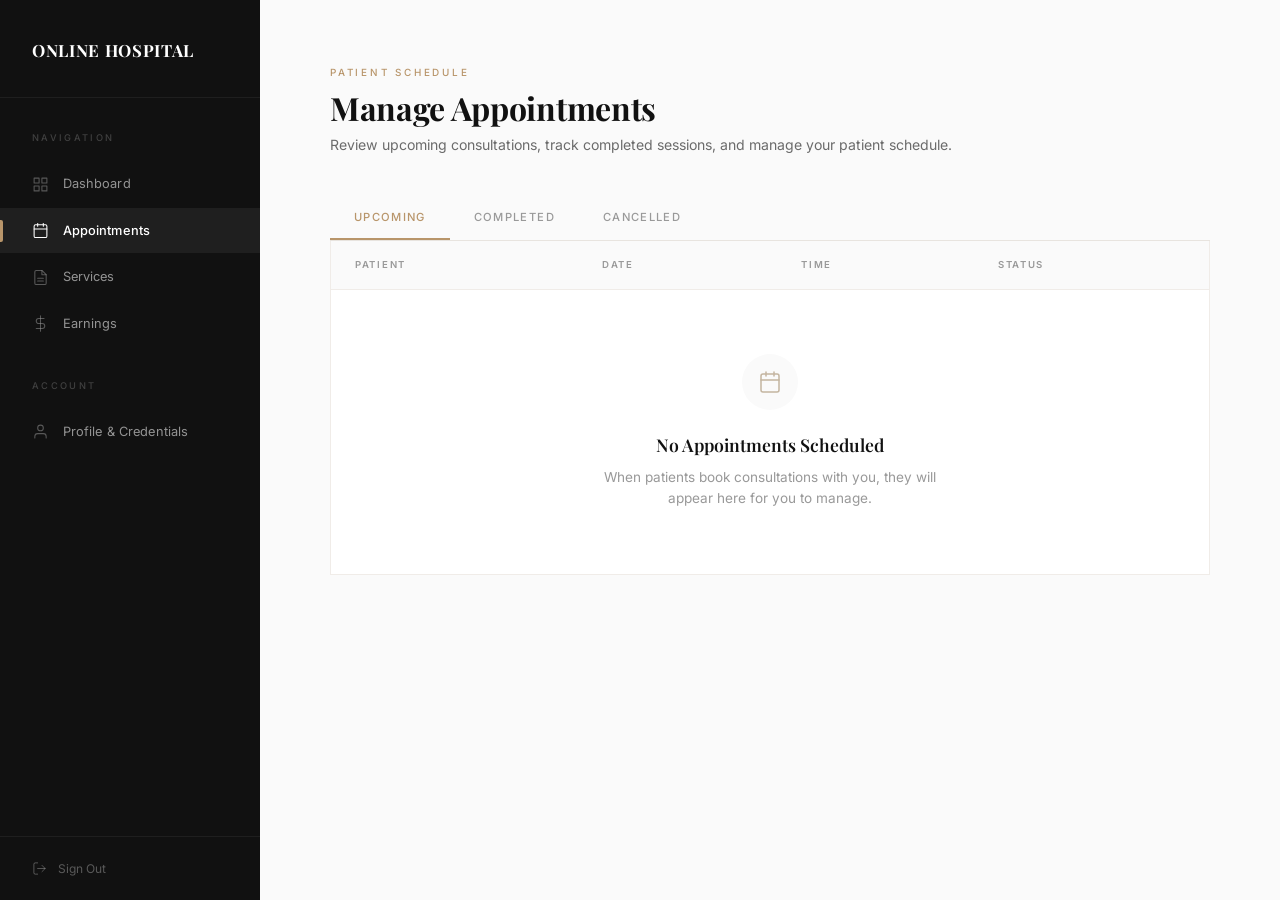
<file: appointments.html>
<!DOCTYPE html>
<html lang="en">

<head>
    <meta charset="UTF-8">
    <meta name="viewport" content="width=device-width, initial-scale=1.0">
    <title>Appointments — Online Hospital</title>
    <meta name="description" content="Manage your patient appointments. View upcoming, completed, and cancelled consultations.">

    <!-- Fonts -->
    <link rel="preconnect" href="https://fonts.googleapis.com">
    <link rel="preconnect" href="https://fonts.gstatic.com" crossorigin>
    <link href="https://fonts.googleapis.com/css2?family=Inter:wght@300;400;500;600;700&family=Playfair+Display:ital,wght@0,400;0,600;0,700;1,400&display=swap" rel="stylesheet">

    <!-- Favicon -->
    <link rel="icon" href="data:image/svg+xml,<svg xmlns='http://www.w3.org/2000/svg' viewBox='0 0 100 100'><text y='.9em' font-size='90'>⚕</text></svg>">

    <style>
        /* ═══════════════════════════════════════════════════════
           APPOINTMENTS — Luxury Concierge Aesthetic
           ═══════════════════════════════════════════════════════ */

        /* ── 0. Reset & Design Tokens ────────────────────── */
        *, *::before, *::after { margin: 0; padding: 0; box-sizing: border-box; }

        html {
            font-size: 16px;
            -webkit-font-smoothing: antialiased;
            -moz-osx-font-smoothing: grayscale;
        }

        ::selection { background: #B8956A; color: #FFFFFF; }

        :root {
            --color-bg:             #FAFAFA;
            --color-bg-pure:        #FFFFFF;
            --color-bg-sidebar:     #111111;
            --color-text:           #111111;
            --color-text-muted:     #6B6B6B;
            --color-text-light:     #999999;
            --color-text-sidebar:   rgba(255, 255, 255, 0.55);
            --color-accent:         #1A1A2E;
            --color-accent-warm:    #B8956A;
            --color-accent-gold:    #C9A96E;
            --color-accent-taupe:   #C4B5A0;
            --color-border:         #E8E4DF;
            --color-border-light:   #F0ECE8;
            --color-success:        #3D8B5F;
            --color-success-bg:     #F0F9F4;
            --color-pending:        #9A8355;
            --color-pending-bg:     #FBF8F1;
            --color-pending-border: #E8DFC8;
            --color-error:          #C43E3E;
            --color-error-bg:       #FEF2F2;

            --font-serif: 'Playfair Display', 'Georgia', serif;
            --font-sans:  'Inter', 'Helvetica Neue', Arial, sans-serif;

            --space-xs: 0.5rem; --space-sm: 1rem; --space-md: 1.5rem;
            --space-lg: 2.5rem; --space-xl: 4rem;
            --sidebar-width: 260px;
            --ease-smooth: cubic-bezier(0.4, 0, 0.2, 1);
            --ease-out:    cubic-bezier(0.25, 0.46, 0.45, 0.94);
        }


        /* ── 1. Layout ───────────────────────────────────── */
        body {
            font-family: var(--font-sans);
            color: var(--color-text);
            background-color: var(--color-bg);
            line-height: 1.7;
            overflow-x: hidden;
        }

        .dashboard { display: flex; min-height: 100vh; }


        /* ── 2. Sidebar (identical to dashboard) ─────────── */
        .sidebar {
            position: fixed; top: 0; left: 0; bottom: 0;
            width: var(--sidebar-width);
            background-color: var(--color-bg-sidebar);
            display: flex; flex-direction: column;
            z-index: 100;
            transition: transform 0.4s var(--ease-smooth);
        }

        .sidebar__brand {
            padding: 2.25rem 2rem 2rem;
            border-bottom: 1px solid rgba(255, 255, 255, 0.06);
        }

        .sidebar__brand a {
            font-family: var(--font-serif); font-weight: 700;
            font-size: 1.05rem; letter-spacing: 0.04em;
            color: var(--color-bg-pure); text-decoration: none;
        }

        .sidebar__nav { flex: 1; padding: 2rem 0; overflow-y: auto; }

        .sidebar__label {
            font-family: var(--font-sans); font-weight: 500;
            font-size: 0.58rem; letter-spacing: 0.25em;
            text-transform: uppercase;
            color: rgba(255, 255, 255, 0.2);
            padding: 0 2rem; margin-bottom: 1rem;
        }

        .sidebar__menu {
            list-style: none; display: flex;
            flex-direction: column; gap: 0.15rem;
        }

        .sidebar__link {
            display: flex; align-items: center; gap: 0.85rem;
            padding: 0.7rem 2rem;
            font-family: var(--font-sans); font-weight: 400; font-size: 0.8rem;
            color: var(--color-text-sidebar); text-decoration: none;
            transition: all 0.25s var(--ease-smooth);
            position: relative; letter-spacing: 0.01em;
        }

        .sidebar__link::before {
            content: '';
            position: absolute; left: 0; top: 50%; transform: translateY(-50%);
            width: 3px; height: 0;
            background: var(--color-accent-warm);
            border-radius: 0 2px 2px 0;
            transition: height 0.25s var(--ease-smooth);
        }

        .sidebar__link:hover {
            color: rgba(255, 255, 255, 0.9);
            background: rgba(255, 255, 255, 0.04);
        }

        .sidebar__link--active {
            color: var(--color-bg-pure); font-weight: 500;
            background: rgba(255, 255, 255, 0.06);
        }

        .sidebar__link--active::before { height: 22px; }

        .sidebar__icon { width: 17px; height: 17px; opacity: 0.55; flex-shrink: 0; }
        .sidebar__link--active .sidebar__icon { opacity: 1; }

        .sidebar__footer {
            padding: 1.5rem 2rem;
            border-top: 1px solid rgba(255, 255, 255, 0.06);
        }

        .sidebar__logout {
            display: flex; align-items: center; gap: 0.7rem;
            font-family: var(--font-sans); font-size: 0.75rem;
            color: rgba(255, 255, 255, 0.3);
            text-decoration: none; transition: color 0.3s var(--ease-smooth);
            background: none; border: none; cursor: pointer; padding: 0;
        }

        .sidebar__logout:hover { color: rgba(255, 255, 255, 0.65); }


        /* ── 3. Main Content ─────────────────────────────── */
        .main {
            flex: 1;
            margin-left: var(--sidebar-width);
            min-height: 100vh;
        }

        .main__inner {
            max-width: 960px;
            margin: 0 auto;
            padding: var(--space-xl) var(--space-lg);
        }


        /* ── 4. Page Header ──────────────────────────────── */
        .page-header {
            margin-bottom: var(--space-lg);
            opacity: 0; transform: translateY(14px);
            animation: fadeInUp 0.65s var(--ease-smooth) 0.1s forwards;
        }

        .page-header__overline {
            font-family: var(--font-sans); font-weight: 500;
            font-size: 0.62rem; letter-spacing: 0.28em;
            text-transform: uppercase;
            color: var(--color-accent-warm);
            margin-bottom: 0.5rem; display: block;
        }

        .page-header__title {
            font-family: var(--font-serif); font-weight: 700;
            font-size: clamp(1.5rem, 3vw, 2rem);
            line-height: 1.2; letter-spacing: -0.01em;
            color: var(--color-text); margin-bottom: 0.35rem;
        }

        .page-header__desc {
            font-family: var(--font-sans); font-size: 0.88rem;
            color: var(--color-text-muted); font-weight: 400;
        }


        /* ── 5. Tabs ─────────────────────────────────────── */
        .tabs {
            display: flex; gap: 0;
            border-bottom: 1px solid var(--color-border);
            margin-bottom: 0;
            opacity: 0; transform: translateY(14px);
            animation: fadeInUp 0.65s var(--ease-smooth) 0.2s forwards;
        }

        .tab {
            padding: 0.85rem 1.5rem;
            font-family: var(--font-sans); font-weight: 500;
            font-size: 0.7rem; letter-spacing: 0.12em;
            text-transform: uppercase;
            color: var(--color-text-light);
            cursor: pointer; border: none; background: none;
            border-bottom: 2px solid transparent;
            transition: all 0.25s var(--ease-smooth);
        }

        .tab:hover { color: var(--color-text-muted); }

        .tab--active {
            color: var(--color-accent-warm);
            border-bottom-color: var(--color-accent-warm);
        }


        /* ── 6. Table ────────────────────────────────────── */
        .card {
            background: var(--color-bg-pure);
            border: 1px solid var(--color-border-light);
            border-top: none;
            overflow: hidden;
            opacity: 0; transform: translateY(14px);
            animation: fadeInUp 0.65s var(--ease-smooth) 0.3s forwards;
        }

        .data-table {
            width: 100%;
            border-collapse: collapse;
        }

        .data-table thead th {
            font-family: var(--font-sans); font-weight: 600;
            font-size: 0.6rem; letter-spacing: 0.18em;
            text-transform: uppercase;
            color: var(--color-text-light);
            text-align: left;
            padding: 1rem 1.5rem;
            background: var(--color-bg);
            border-bottom: 1px solid var(--color-border-light);
        }

        .data-table tbody td {
            padding: 1rem 1.5rem;
            font-size: 0.88rem;
            color: var(--color-text-muted);
            border-bottom: 1px solid var(--color-border-light);
        }

        .data-table tbody tr:last-child td { border-bottom: none; }

        .data-table tbody tr {
            transition: background 0.2s var(--ease-smooth);
        }

        .data-table tbody tr:hover {
            background: #FDFCFB;
        }

        /* Status badges */
        .badge {
            display: inline-block;
            padding: 0.2rem 0.65rem;
            font-size: 0.62rem;
            font-weight: 600;
            letter-spacing: 0.08em;
            text-transform: uppercase;
            border-radius: 2px;
        }

        .badge--confirmed {
            background: var(--color-success-bg);
            color: var(--color-success);
            border: 1px solid #C8E6D5;
        }

        .badge--pending {
            background: var(--color-pending-bg);
            color: var(--color-pending);
            border: 1px solid var(--color-pending-border);
        }

        .badge--cancelled {
            background: var(--color-error-bg);
            color: var(--color-error);
            border: 1px solid #F5D5D5;
        }


        /* ── 7. Empty State ──────────────────────────────── */
        .empty-state {
            text-align: center;
            padding: 4rem 2rem;
        }

        .empty-state__icon {
            width: 56px; height: 56px; margin: 0 auto 1.25rem;
            border-radius: 50%; background: var(--color-bg);
            display: flex; align-items: center; justify-content: center;
            color: var(--color-accent-taupe);
        }

        .empty-state__title {
            font-family: var(--font-serif); font-weight: 600;
            font-size: 1.1rem; color: var(--color-text);
            margin-bottom: 0.4rem;
        }

        .empty-state__text {
            font-size: 0.85rem;
            color: var(--color-text-light);
            max-width: 340px; margin: 0 auto;
            line-height: 1.6;
        }


        /* ── 8. Loading ──────────────────────────────────── */
        .loading-overlay {
            display: flex; align-items: center; justify-content: center;
            min-height: 60vh; flex-direction: column; gap: 1.5rem;
        }

        .loading-spinner {
            width: 28px; height: 28px;
            border: 2px solid var(--color-border);
            border-top-color: var(--color-accent-warm);
            border-radius: 50%; animation: spin 0.8s linear infinite;
        }

        .loading-text {
            font-family: var(--font-sans); font-size: 0.72rem;
            letter-spacing: 0.15em; text-transform: uppercase;
            color: var(--color-text-light);
        }


        /* ── 9. Mobile ───────────────────────────────────── */
        .mobile-toggle {
            display: none; position: fixed; top: 1.25rem; left: 1.25rem;
            z-index: 200; width: 40px; height: 40px;
            background: var(--color-bg-pure); border: 1px solid var(--color-border);
            align-items: center; justify-content: center;
            cursor: pointer; flex-direction: column; gap: 4px; padding: 0;
        }

        .mobile-toggle span {
            display: block; width: 16px; height: 1.5px;
            background: var(--color-text);
            transition: all 0.3s var(--ease-smooth);
        }

        .sidebar-overlay {
            display: none; position: fixed; inset: 0;
            background: rgba(0, 0, 0, 0.4); z-index: 90;
            opacity: 0; transition: opacity 0.3s var(--ease-smooth);
        }

        .sidebar-overlay--visible { opacity: 1; }

        @keyframes fadeInUp {
            to { opacity: 1; transform: translateY(0); }
        }

        @keyframes spin {
            to { transform: rotate(360deg); }
        }

        @media (max-width: 1024px) {
            :root { --sidebar-width: 220px; }
        }

        @media (max-width: 768px) {
            .mobile-toggle { display: flex; }
            .sidebar { transform: translateX(-100%); }
            .sidebar--open { transform: translateX(0); }
            .main { margin-left: 0; }
            .main__inner { padding: 5rem 1.25rem 2.5rem; }
            .sidebar-overlay--visible { display: block; }
        }

        @media (max-width: 480px) {
            .main__inner { padding: 4.5rem 1rem 2rem; }
        }
    </style>
</head>

<body>
    <button class="mobile-toggle" id="mobile-toggle" aria-label="Toggle navigation">
        <span></span><span></span><span></span>
    </button>
    <div class="sidebar-overlay" id="sidebar-overlay"></div>

    <div class="dashboard">

        <!-- ═══ SIDEBAR ═══ -->
        <aside class="sidebar" id="sidebar">
            <div class="sidebar__brand">
                <a href="index.html">ONLINE HOSPITAL</a>
            </div>
            <nav class="sidebar__nav">
                <p class="sidebar__label">Navigation</p>
                <ul class="sidebar__menu">
                    <li>
                        <a href="doctor-dashboard.html" class="sidebar__link">
                            <svg class="sidebar__icon" viewBox="0 0 24 24" fill="none" stroke="currentColor" stroke-width="1.5" stroke-linecap="round" stroke-linejoin="round"><rect x="3" y="3" width="7" height="7"/><rect x="14" y="3" width="7" height="7"/><rect x="3" y="14" width="7" height="7"/><rect x="14" y="14" width="7" height="7"/></svg>
                            Dashboard
                        </a>
                    </li>
                    <li>
                        <a href="appointments.html" class="sidebar__link sidebar__link--active">
                            <svg class="sidebar__icon" viewBox="0 0 24 24" fill="none" stroke="currentColor" stroke-width="1.5" stroke-linecap="round" stroke-linejoin="round"><rect x="3" y="4" width="18" height="18" rx="2" ry="2"/><line x1="16" y1="2" x2="16" y2="6"/><line x1="8" y1="2" x2="8" y2="6"/><line x1="3" y1="10" x2="21" y2="10"/></svg>
                            Appointments
                        </a>
                    </li>
                    <li>
                        <a href="services.html" class="sidebar__link">
                            <svg class="sidebar__icon" viewBox="0 0 24 24" fill="none" stroke="currentColor" stroke-width="1.5" stroke-linecap="round" stroke-linejoin="round"><path d="M14 2H6a2 2 0 0 0-2 2v16a2 2 0 0 0 2 2h12a2 2 0 0 0 2-2V8z"/><polyline points="14 2 14 8 20 8"/><line x1="16" y1="13" x2="8" y2="13"/><line x1="16" y1="17" x2="8" y2="17"/></svg>
                            Services
                        </a>
                    </li>
                    <li>
                        <a href="earnings.html" class="sidebar__link">
                            <svg class="sidebar__icon" viewBox="0 0 24 24" fill="none" stroke="currentColor" stroke-width="1.5" stroke-linecap="round" stroke-linejoin="round"><line x1="12" y1="1" x2="12" y2="23"/><path d="M17 5H9.5a3.5 3.5 0 0 0 0 7h5a3.5 3.5 0 0 1 0 7H6"/></svg>
                            Earnings
                        </a>
                    </li>
                </ul>
                <p class="sidebar__label" style="margin-top: 2rem;">Account</p>
                <ul class="sidebar__menu">
                    <li>
                        <a href="#" class="sidebar__link">
                            <svg class="sidebar__icon" viewBox="0 0 24 24" fill="none" stroke="currentColor" stroke-width="1.5" stroke-linecap="round" stroke-linejoin="round"><path d="M20 21v-2a4 4 0 0 0-4-4H8a4 4 0 0 0-4 4v2"/><circle cx="12" cy="7" r="4"/></svg>
                            Profile &amp; Credentials
                        </a>
                    </li>
                </ul>
            </nav>
            <div class="sidebar__footer">
                <button class="sidebar__logout" id="btn-logout">
                    <svg width="15" height="15" viewBox="0 0 24 24" fill="none" stroke="currentColor" stroke-width="1.5" stroke-linecap="round" stroke-linejoin="round"><path d="M9 21H5a2 2 0 0 1-2-2V5a2 2 0 0 1 2-2h4"/><polyline points="16 17 21 12 16 7"/><line x1="21" y1="12" x2="9" y2="12"/></svg>
                    Sign Out
                </button>
            </div>
        </aside>


        <!-- ═══ MAIN CONTENT ═══ -->
        <main class="main">
            <div class="loading-overlay" id="loading-state" style="display: none;">
                <div class="loading-spinner"></div>
                <p class="loading-text">Loading appointments</p>
            </div>

            <div class="main__inner" id="page-content">

                <!-- Header -->
                <header class="page-header">
                    <span class="page-header__overline">Patient Schedule</span>
                    <h1 class="page-header__title">Manage Appointments</h1>
                    <p class="page-header__desc">Review upcoming consultations, track completed sessions, and manage your patient schedule.</p>
                </header>

                <!-- Tabs -->
                <div class="tabs" id="appt-tabs">
                    <button class="tab tab--active" data-tab="upcoming">Upcoming</button>
                    <button class="tab" data-tab="completed">Completed</button>
                    <button class="tab" data-tab="cancelled">Cancelled</button>
                </div>

                <!-- Appointment Table -->
                <div class="card">
                    <table class="data-table">
                        <thead>
                            <tr>
                                <th>Patient</th>
                                <th>Date</th>
                                <th>Time</th>
                                <th>Status</th>
                            </tr>
                        </thead>
                        <tbody id="appt-body">
                            <!-- Empty state shown by default -->
                        </tbody>
                    </table>

                    <div class="empty-state" id="empty-state">
                        <div class="empty-state__icon">
                            <svg width="24" height="24" viewBox="0 0 24 24" fill="none" stroke="currentColor" stroke-width="1.5" stroke-linecap="round" stroke-linejoin="round"><rect x="3" y="4" width="18" height="18" rx="2"/><line x1="16" y1="2" x2="16" y2="6"/><line x1="8" y1="2" x2="8" y2="6"/><line x1="3" y1="10" x2="21" y2="10"/></svg>
                        </div>
                        <h3 class="empty-state__title">No Appointments Scheduled</h3>
                        <p class="empty-state__text">When patients book consultations with you, they will appear here for you to manage.</p>
                    </div>
                </div>

            </div>
        </main>

    </div>


    <!-- ═══ JAVASCRIPT ═══ -->
    <script>
    (function () {
        'use strict';

        const API_PROFILE_URL = 'api/doctor_profile.php';
        const LOGIN_REDIRECT  = 'login.html';

        // Auth guard — redirect if not logged in
        async function checkAuth() {
            try {
                const response = await fetch(API_PROFILE_URL, {
                    method: 'GET',
                    credentials: 'same-origin',
                    headers: { 'Accept': 'application/json' }
                });
                if (response.status === 401) {
                    window.location.href = LOGIN_REDIRECT;
                }
            } catch (err) {
                console.error('Auth check failed:', err);
            }
        }

        // Tab switching
        const tabs = document.querySelectorAll('.tab');
        const emptyTitle = document.querySelector('.empty-state__title');

        tabs.forEach(tab => {
            tab.addEventListener('click', () => {
                tabs.forEach(t => t.classList.remove('tab--active'));
                tab.classList.add('tab--active');
                const tabName = tab.dataset.tab;
                if (emptyTitle) {
                    const labels = {
                        upcoming: 'No Upcoming Appointments',
                        completed: 'No Completed Appointments',
                        cancelled: 'No Cancelled Appointments'
                    };
                    emptyTitle.textContent = labels[tabName] || 'No Appointments';
                }
            });
        });

        // Sidebar mobile toggle
        const sidebar = document.getElementById('sidebar');
        const mobileToggle = document.getElementById('mobile-toggle');
        const sidebarOverlay = document.getElementById('sidebar-overlay');

        mobileToggle.addEventListener('click', () => {
            sidebar.classList.toggle('sidebar--open');
            sidebarOverlay.classList.toggle('sidebar-overlay--visible');
            sidebarOverlay.style.display = sidebar.classList.contains('sidebar--open') ? 'block' : 'none';
        });

        sidebarOverlay.addEventListener('click', () => {
            sidebar.classList.remove('sidebar--open');
            sidebarOverlay.classList.remove('sidebar-overlay--visible');
            setTimeout(() => { sidebarOverlay.style.display = 'none'; }, 300);
        });

        // Sign Out
        document.getElementById('btn-logout').addEventListener('click', () => {
            window.location.href = LOGIN_REDIRECT;
        });

        checkAuth();
    })();
    </script>

</body>
</html>
</file>
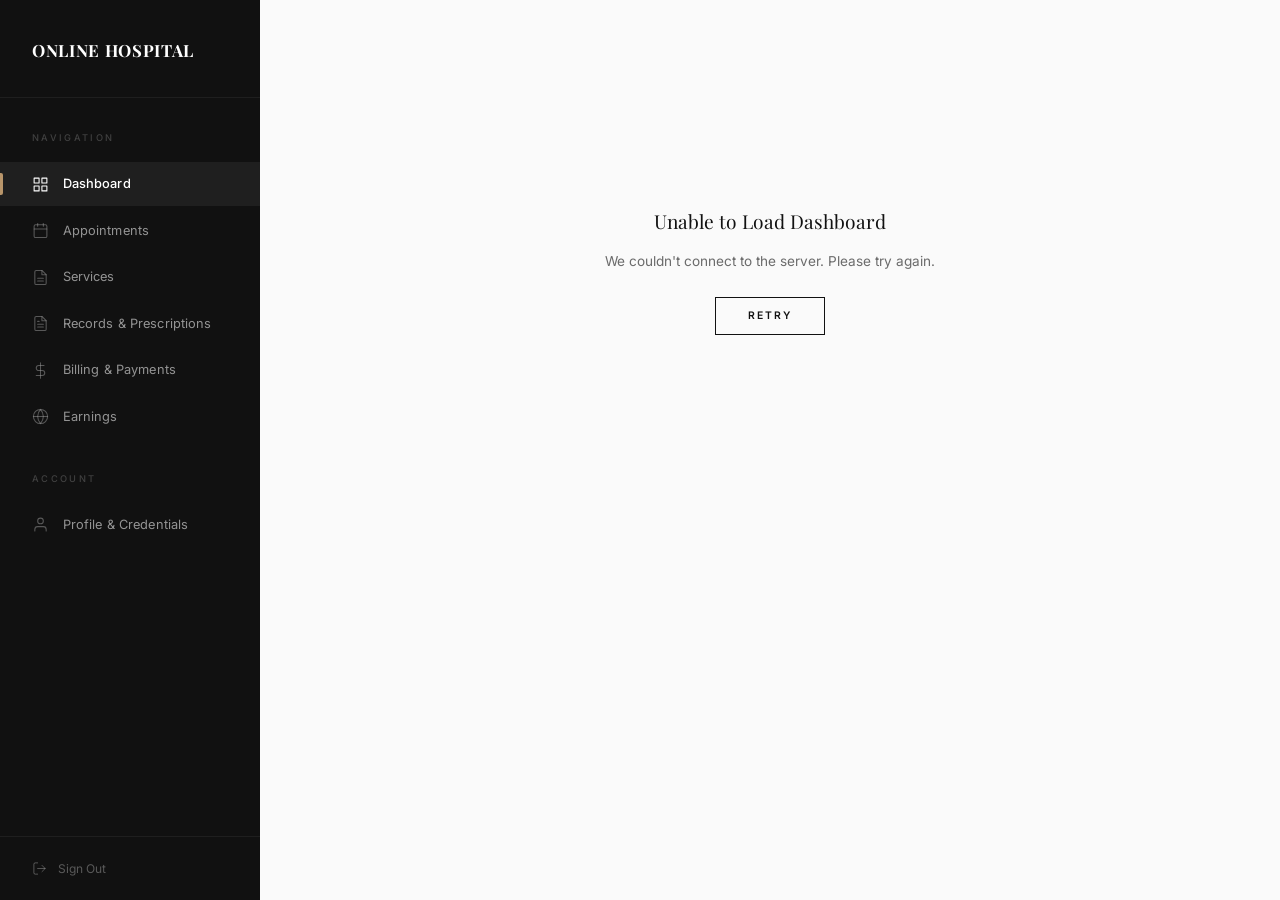
<file: doctor-dashboard.html>
<!DOCTYPE html>
<html lang="en">

<head>
    <meta charset="UTF-8">
    <meta name="viewport" content="width=device-width, initial-scale=1.0">
    <title>Doctor Command Center — Online Hospital</title>
    <meta name="description" content="Your personal physician command center. Manage appointments, credentials, earnings, and patient consultations from one elegant dashboard.">

    <!-- Fonts -->
    <link rel="preconnect" href="https://fonts.googleapis.com">
    <link rel="preconnect" href="https://fonts.gstatic.com" crossorigin>
    <link href="https://fonts.googleapis.com/css2?family=Inter:wght@300;400;500;600;700&family=Playfair+Display:ital,wght@0,400;0,600;0,700;1,400&display=swap" rel="stylesheet">

    <!-- Favicon -->
    <link rel="icon" href="data:image/svg+xml,<svg xmlns='http://www.w3.org/2000/svg' viewBox='0 0 100 100'><text y='.9em' font-size='90'>⚕</text></svg>">

    <style>
        /* ═══════════════════════════════════════════════════════
           DOCTOR DASHBOARD — Luxury Concierge Aesthetic
           Playfair Display (Serif) + Inter (Sans)
           Alabaster / Onyx / Warm Gold / Deep Navy
           ═══════════════════════════════════════════════════════ */

        /* ── 0. Reset & Design Tokens ────────────────────── */
        *, *::before, *::after {
            margin: 0;
            padding: 0;
            box-sizing: border-box;
        }

        html {
            font-size: 16px;
            -webkit-font-smoothing: antialiased;
            -moz-osx-font-smoothing: grayscale;
        }

        ::selection {
            background: #B8956A;
            color: #FFFFFF;
        }

        :root {
            /* Palette — Luxury Concierge */
            --color-bg:             #FAFAFA;
            --color-bg-pure:        #FFFFFF;
            --color-bg-sidebar:     #111111;
            --color-text:           #111111;
            --color-text-muted:     #6B6B6B;
            --color-text-light:     #999999;
            --color-text-sidebar:   rgba(255, 255, 255, 0.55);
            --color-accent:         #1A1A2E;
            --color-accent-warm:    #B8956A;
            --color-accent-gold:    #C9A96E;
            --color-accent-taupe:   #C4B5A0;
            --color-border:         #E8E4DF;
            --color-border-light:   #F0ECE8;
            --color-success:        #3D8B5F;
            --color-success-bg:     #F0F9F4;
            --color-pending:        #9A8355;
            --color-pending-bg:     #FBF8F1;
            --color-pending-border: #E8DFC8;
            --color-error:          #C43E3E;
            --color-error-bg:       #FEF2F2;

            /* Typography */
            --font-serif: 'Playfair Display', 'Georgia', serif;
            --font-sans:  'Inter', 'Helvetica Neue', Arial, sans-serif;

            /* Spacing */
            --space-xs:  0.5rem;
            --space-sm:  1rem;
            --space-md:  1.5rem;
            --space-lg:  2.5rem;
            --space-xl:  4rem;

            /* Layout */
            --sidebar-width: 260px;

            /* Transitions */
            --ease-smooth: cubic-bezier(0.4, 0, 0.2, 1);
            --ease-out:    cubic-bezier(0.25, 0.46, 0.45, 0.94);
        }


        /* ── 1. Layout Shell ─────────────────────────────── */
        body {
            font-family: var(--font-sans);
            color: var(--color-text);
            background-color: var(--color-bg);
            line-height: 1.7;
            overflow-x: hidden;
        }

        .dashboard {
            display: flex;
            min-height: 100vh;
        }


        /* ── 2. Sidebar ──────────────────────────────────── */
        .sidebar {
            position: fixed;
            top: 0;
            left: 0;
            bottom: 0;
            width: var(--sidebar-width);
            background-color: var(--color-bg-sidebar);
            display: flex;
            flex-direction: column;
            z-index: 100;
            transition: transform 0.4s var(--ease-smooth);
        }

        .sidebar__brand {
            padding: 2.25rem 2rem 2rem;
            border-bottom: 1px solid rgba(255, 255, 255, 0.06);
        }

        .sidebar__brand a {
            font-family: var(--font-serif);
            font-weight: 700;
            font-size: 1.05rem;
            letter-spacing: 0.04em;
            color: var(--color-bg-pure);
            text-decoration: none;
        }

        .sidebar__nav {
            flex: 1;
            padding: 2rem 0;
            overflow-y: auto;
        }

        .sidebar__label {
            font-family: var(--font-sans);
            font-weight: 500;
            font-size: 0.58rem;
            letter-spacing: 0.25em;
            text-transform: uppercase;
            color: rgba(255, 255, 255, 0.2);
            padding: 0 2rem;
            margin-bottom: 1rem;
        }

        .sidebar__menu {
            list-style: none;
            display: flex;
            flex-direction: column;
            gap: 0.15rem;
        }

        .sidebar__link {
            display: flex;
            align-items: center;
            gap: 0.85rem;
            padding: 0.7rem 2rem;
            font-family: var(--font-sans);
            font-weight: 400;
            font-size: 0.8rem;
            color: var(--color-text-sidebar);
            text-decoration: none;
            transition: all 0.25s var(--ease-smooth);
            position: relative;
            letter-spacing: 0.01em;
        }

        .sidebar__link::before {
            content: '';
            position: absolute;
            left: 0;
            top: 50%;
            transform: translateY(-50%);
            width: 3px;
            height: 0;
            background: var(--color-accent-warm);
            border-radius: 0 2px 2px 0;
            transition: height 0.25s var(--ease-smooth);
        }

        .sidebar__link:hover {
            color: rgba(255, 255, 255, 0.9);
            background: rgba(255, 255, 255, 0.04);
        }

        .sidebar__link--active {
            color: var(--color-bg-pure);
            font-weight: 500;
            background: rgba(255, 255, 255, 0.06);
        }

        .sidebar__link--active::before {
            height: 22px;
        }

        .sidebar__icon {
            width: 17px;
            height: 17px;
            opacity: 0.55;
            flex-shrink: 0;
        }

        .sidebar__link--active .sidebar__icon {
            opacity: 1;
        }

        .sidebar__footer {
            padding: 1.5rem 2rem;
            border-top: 1px solid rgba(255, 255, 255, 0.06);
        }

        .sidebar__logout {
            display: flex;
            align-items: center;
            gap: 0.7rem;
            font-family: var(--font-sans);
            font-size: 0.75rem;
            color: rgba(255, 255, 255, 0.3);
            text-decoration: none;
            transition: color 0.3s var(--ease-smooth);
            background: none;
            border: none;
            cursor: pointer;
            padding: 0;
        }

        .sidebar__logout:hover {
            color: rgba(255, 255, 255, 0.65);
        }


        /* ── 3. Main Content Area ────────────────────────── */
        .main {
            flex: 1;
            margin-left: var(--sidebar-width);
            min-height: 100vh;
        }

        .main__inner {
            max-width: 1050px;
            margin: 0 auto;
            padding: var(--space-xl) var(--space-lg);
        }


        /* ── 4. 2-Column Grid ────────────────────────────── */
        .dash-grid {
            display: grid;
            grid-template-columns: 320px 1fr;
            gap: 2rem;
            align-items: start;
        }


        /* ── 5. Header / Welcome ─────────────────────────── */
        .dash-header {
            grid-column: 1 / -1;
            margin-bottom: var(--space-sm);
            opacity: 0;
            transform: translateY(14px);
            animation: fadeInUp 0.65s var(--ease-smooth) 0.1s forwards;
        }

        .dash-header__overline {
            font-family: var(--font-sans);
            font-weight: 500;
            font-size: 0.62rem;
            letter-spacing: 0.28em;
            text-transform: uppercase;
            color: var(--color-accent-warm);
            margin-bottom: 0.5rem;
            display: block;
        }

        .dash-header__title {
            font-family: var(--font-serif);
            font-weight: 700;
            font-size: clamp(1.5rem, 3vw, 2rem);
            line-height: 1.2;
            letter-spacing: -0.01em;
            color: var(--color-text);
            margin-bottom: 0.35rem;
        }

        .dash-header__subtitle {
            font-family: var(--font-sans);
            font-size: 0.88rem;
            color: var(--color-text-muted);
            font-weight: 400;
        }

        .dash-header__subtitle strong {
            color: var(--color-text);
            font-weight: 600;
        }


        /* ── 6. Card — Base ───────────────────────────────── */
        .card {
            background: var(--color-bg-pure);
            border: 1px solid var(--color-border-light);
            position: relative;
            overflow: hidden;
            transition: box-shadow 0.4s var(--ease-smooth), transform 0.4s var(--ease-smooth);
        }

        .card:hover {
            box-shadow: 0 12px 40px rgba(0, 0, 0, 0.05);
            transform: translateY(-2px);
        }

        .card + .card {
            margin-top: 1.5rem;
        }


        /* ── 7. Identity Card (Left Column) ──────────────── */
        .identity-card {
            text-align: center;
            padding: 2.5rem 2rem 2rem;
            opacity: 0;
            transform: translateY(14px);
            animation: fadeInUp 0.65s var(--ease-smooth) 0.2s forwards;
        }

        .identity__avatar-wrap {
            position: relative;
            width: 100px;
            height: 100px;
            margin: 0 auto 1.25rem;
        }

        .identity__avatar {
            width: 100px;
            height: 100px;
            border-radius: 50%;
            background: linear-gradient(145deg, var(--color-accent-warm) 0%, #A07B52 100%);
            display: flex;
            align-items: center;
            justify-content: center;
            font-family: var(--font-serif);
            font-size: 2rem;
            font-weight: 700;
            color: white;
            letter-spacing: 0.03em;
            text-transform: uppercase;
            object-fit: cover;
            border: none;
        }

        .identity__avatar-label {
            display: block;
            position: relative;
            cursor: pointer;
            border-radius: 50%;
            overflow: hidden;
            width: 100px;
            height: 100px;
            margin: 0 auto;
        }

        .identity__avatar-overlay {
            position: absolute;
            inset: 0;
            background: rgba(0,0,0,0.4);
            display: flex;
            align-items: center;
            justify-content: center;
            color: white;
            opacity: 0;
            transition: opacity 0.3s var(--ease-smooth);
            border-radius: 50%;
        }

        .identity__avatar-label:hover .identity__avatar-overlay {
            opacity: 1;
        }

        .identity__online-dot {
            position: absolute;
            bottom: 4px;
            right: 4px;
            width: 14px;
            height: 14px;
            border-radius: 50%;
            background: var(--color-success);
            border: 3px solid var(--color-bg-pure);
        }

        .identity__name-row {
            display: flex;
            align-items: center;
            justify-content: center;
            gap: 8px;
            margin-bottom: 0.3rem;
            flex-wrap: wrap;
        }

        .identity__name {
            font-family: var(--font-serif);
            font-size: 1.25rem;
            font-weight: 700;
            color: var(--color-text);
        }

        /* Verification Badge */
        .identity__badge {
            display: inline-flex;
            align-items: center;
            gap: 4px;
            padding: 2px 8px;
            border-radius: 2px;
            font-family: var(--font-sans);
            font-size: 0.58rem;
            font-weight: 600;
            letter-spacing: 0.1em;
            text-transform: uppercase;
        }

        .identity__badge--verified {
            background: var(--color-success-bg);
            color: var(--color-success);
            border: 1px solid #C8E6D5;
        }

        .identity__badge--pending {
            background: var(--color-pending-bg);
            color: var(--color-pending);
            border: 1px solid var(--color-pending-border);
        }

        .identity__badge--rejected {
            background: var(--color-error-bg);
            color: var(--color-error);
            border: 1px solid #F5D5D5;
        }

        .identity__specialty {
            font-family: var(--font-sans);
            font-size: 0.88rem;
            color: var(--color-text-muted);
            margin-bottom: 1.25rem;
        }

        .identity__meta {
            display: flex;
            flex-direction: column;
            align-items: center;
            gap: 0.5rem;
            margin-bottom: 1.5rem;
        }

        .identity__meta-item {
            display: flex;
            align-items: center;
            gap: 6px;
            font-size: 0.78rem;
            color: var(--color-text-light);
        }

        .identity__meta-icon {
            width: 14px;
            height: 14px;
            color: var(--color-accent-taupe);
            flex-shrink: 0;
        }

        .identity__divider {
            height: 1px;
            background: var(--color-border-light);
            margin: 0.25rem 0 1.25rem;
        }

        /* License row */
        .identity__license {
            display: flex;
            align-items: center;
            justify-content: center;
            gap: 6px;
            font-family: var(--font-sans);
            font-size: 0.72rem;
            color: var(--color-text-light);
            letter-spacing: 0.04em;
        }

        .identity__license-icon {
            width: 14px;
            height: 14px;
            color: var(--color-accent-warm);
        }

        /* Fee display */
        .identity__fee {
            margin-top: 1.25rem;
            padding-top: 1.25rem;
            border-top: 1px solid var(--color-border-light);
            display: flex;
            align-items: baseline;
            justify-content: center;
            gap: 0.3rem;
        }

        .identity__fee-value {
            font-family: var(--font-serif);
            font-size: 1.6rem;
            font-weight: 700;
            color: var(--color-text);
            letter-spacing: -0.02em;
        }

        .identity__fee-label {
            font-family: var(--font-sans);
            font-size: 0.72rem;
            color: var(--color-text-light);
            font-weight: 400;
        }


        /* ── 8. Profile Strength Card ────────────────────── */
        .strength-card {
            padding: 1.75rem 2rem;
            opacity: 0;
            transform: translateY(14px);
            animation: fadeInUp 0.65s var(--ease-smooth) 0.3s forwards;
        }

        .strength__header {
            display: flex;
            justify-content: space-between;
            align-items: center;
            margin-bottom: 1rem;
        }

        .strength__title {
            font-family: var(--font-sans);
            font-weight: 600;
            font-size: 0.62rem;
            letter-spacing: 0.2em;
            text-transform: uppercase;
            color: var(--color-text-light);
        }

        .strength__count {
            font-family: var(--font-sans);
            font-size: 0.8rem;
            font-weight: 700;
            color: var(--color-accent-warm);
        }

        .strength__bar-track {
            width: 100%;
            height: 4px;
            background: var(--color-border-light);
            border-radius: 2px;
            overflow: hidden;
            margin-bottom: 0.85rem;
        }

        .strength__bar-fill {
            height: 100%;
            border-radius: 2px;
            background: linear-gradient(90deg, var(--color-accent-warm), var(--color-accent-gold));
            transition: width 1s var(--ease-smooth);
        }

        .strength__hint {
            font-size: 0.76rem;
            color: var(--color-text-light);
            line-height: 1.55;
        }

        /* ── 8.5 Trust & Verification Card ───────────────── */
        .verification-card {
            text-align: center;
            padding: 2.25rem 2rem;
        }

        .verification__title {
            font-family: var(--font-serif);
            font-weight: 700;
            font-size: 1.1rem;
            color: var(--color-text);
            margin-bottom: 0.5rem;
        }

        .verification__desc {
            font-size: 0.8rem;
            color: var(--color-text-muted);
            line-height: 1.5;
            margin-bottom: 1.5rem;
        }

        .verification__btn {
            display: inline-flex;
            align-items: center;
            justify-content: center;
            gap: 0.5rem;
            width: 100%;
            cursor: pointer;
        }

        .right-col {
            display: flex;
            flex-direction: column;
            gap: 1.5rem;
        }

        .right-col .card + .card {
            margin-top: 0;
        }

        .stat-grid {
            display: grid;
            grid-template-columns: 1fr 1fr;
            gap: 1.25rem;
            opacity: 0;
            transform: translateY(14px);
            animation: fadeInUp 0.65s var(--ease-smooth) 0.25s forwards;
        }

        .stat-card {
            background: var(--color-bg-pure);
            border: 1px solid var(--color-border-light);
            padding: 1.75rem;
            position: relative;
            overflow: hidden;
            transition: all 0.4s var(--ease-smooth);
        }

        .stat-card::after {
            content: '';
            position: absolute;
            bottom: 0;
            left: 0;
            right: 0;
            height: 2px;
            background: var(--color-accent-warm);
            transform: scaleX(0);
            transform-origin: left;
            transition: transform 0.5s var(--ease-smooth);
        }

        .stat-card:hover {
            box-shadow: 0 8px 28px rgba(0, 0, 0, 0.05);
            transform: translateY(-2px);
        }

        .stat-card:hover::after {
            transform: scaleX(1);
        }

        .stat-card__icon {
            width: 36px;
            height: 36px;
            border-radius: 50%;
            display: flex;
            align-items: center;
            justify-content: center;
            margin-bottom: 1rem;
            color: var(--color-accent-warm);
        }

        .stat-card__icon--navy { background: #EDEFF5; color: var(--color-accent); }
        .stat-card__icon--gold { background: #F7F4F0; color: var(--color-accent-warm); }
        .stat-card__icon--green { background: var(--color-success-bg); color: var(--color-success); }
        .stat-card__icon--taupe { background: #F3F0ED; color: var(--color-accent-taupe); }

        .stat-card__label {
            font-family: var(--font-sans);
            font-weight: 500;
            font-size: 0.58rem;
            letter-spacing: 0.2em;
            text-transform: uppercase;
            color: var(--color-text-light);
            margin-bottom: 0.5rem;
            display: block;
        }

        .stat-card__value {
            font-family: var(--font-serif);
            font-weight: 700;
            font-size: 1.75rem;
            line-height: 1.1;
            color: var(--color-text);
            letter-spacing: -0.02em;
            margin-bottom: 0.1rem;
        }

        .stat-card__sub {
            font-family: var(--font-sans);
            font-size: 0.72rem;
            color: var(--color-text-light);
        }

        .stat-card__link {
            display: inline-flex;
            align-items: center;
            gap: 0.4rem;
            margin-top: 1rem;
            font-family: var(--font-sans);
            font-weight: 600;
            font-size: 0.6rem;
            letter-spacing: 0.15em;
            text-transform: uppercase;
            color: var(--color-accent-warm);
            text-decoration: none;
            transition: gap 0.3s var(--ease-smooth), color 0.3s var(--ease-smooth);
        }

        .stat-card__link:hover {
            gap: 0.65rem;
            color: #A07B52;
        }

        .stat-card__link-arrow {
            transition: transform 0.3s var(--ease-smooth);
            font-size: 0.85rem;
        }

        .stat-card:hover .stat-card__link-arrow {
            transform: translateX(2px);
        }


        /* ── 10. Verification Banner (Right Column) ──────── */
        .status-banner {
            padding: 1.25rem 1.5rem;
            display: flex;
            align-items: flex-start;
            gap: 0.85rem;
            opacity: 0;
            transform: translateY(14px);
            animation: fadeInUp 0.65s var(--ease-smooth) 0.35s forwards;
        }

        .status-banner--pending {
            background: var(--color-pending-bg);
            border: 1px solid var(--color-pending-border);
        }

        .status-banner--verified {
            background: var(--color-success-bg);
            border: 1px solid #C8E6D5;
        }

        .status-banner--rejected {
            background: var(--color-error-bg);
            border: 1px solid #F5D5D5;
        }

        .status-banner__icon {
            font-size: 1.1rem;
            flex-shrink: 0;
            margin-top: 0.1rem;
        }

        .status-banner__content { flex: 1; }

        .status-banner__label {
            font-family: var(--font-sans);
            font-weight: 600;
            font-size: 0.62rem;
            letter-spacing: 0.12em;
            text-transform: uppercase;
            margin-bottom: 0.25rem;
            display: block;
        }

        .status-banner--pending .status-banner__label { color: var(--color-pending); }
        .status-banner--verified .status-banner__label { color: var(--color-success); }
        .status-banner--rejected .status-banner__label { color: var(--color-error); }

        .status-banner__text {
            font-size: 0.8rem;
            line-height: 1.55;
            color: var(--color-text-muted);
        }


        /* ── 11. Quick Actions Card ──────────────────────── */
        .actions-card {
            padding: 1.75rem 2rem;
            opacity: 0;
            transform: translateY(14px);
            animation: fadeInUp 0.65s var(--ease-smooth) 0.4s forwards;
        }

        .actions__title {
            font-family: var(--font-sans);
            font-weight: 600;
            font-size: 0.62rem;
            letter-spacing: 0.2em;
            text-transform: uppercase;
            color: var(--color-text-light);
            margin-bottom: 1.25rem;
        }

        .actions__list {
            list-style: none;
            display: flex;
            flex-direction: column;
            gap: 0.6rem;
        }

        .actions__link {
            display: flex;
            align-items: center;
            gap: 0.75rem;
            padding: 0.75rem 1rem;
            border: 1px solid var(--color-border-light);
            text-decoration: none;
            font-family: var(--font-sans);
            font-size: 0.82rem;
            font-weight: 500;
            color: var(--color-text);
            transition: all 0.3s var(--ease-smooth);
        }

        .actions__link:hover {
            border-color: var(--color-accent-warm);
            background: #FDFCFB;
            transform: translateX(4px);
        }

        .actions__link-icon {
            width: 18px;
            height: 18px;
            color: var(--color-accent-taupe);
            flex-shrink: 0;
        }

        .actions__link-arrow {
            margin-left: auto;
            font-size: 0.75rem;
            color: var(--color-text-light);
            transition: color 0.3s var(--ease-smooth);
        }

        .actions__link:hover .actions__link-arrow {
            color: var(--color-accent-warm);
        }


        /* ── 12. Loading ─────────────────────────────────── */
        .loading-overlay {
            display: flex;
            align-items: center;
            justify-content: center;
            min-height: 60vh;
            flex-direction: column;
            gap: 1.5rem;
        }

        .loading-spinner {
            width: 28px;
            height: 28px;
            border: 2px solid var(--color-border);
            border-top-color: var(--color-accent-warm);
            border-radius: 50%;
            animation: spin 0.8s linear infinite;
        }

        .loading-text {
            font-family: var(--font-sans);
            font-size: 0.72rem;
            letter-spacing: 0.15em;
            text-transform: uppercase;
            color: var(--color-text-light);
        }


        /* ── 13. Mobile Toggle ───────────────────────────── */
        .mobile-toggle {
            display: none;
            position: fixed;
            top: 1.25rem;
            left: 1.25rem;
            z-index: 200;
            width: 40px;
            height: 40px;
            background: var(--color-bg-pure);
            border: 1px solid var(--color-border);
            align-items: center;
            justify-content: center;
            cursor: pointer;
            flex-direction: column;
            gap: 4px;
            padding: 0;
        }

        .mobile-toggle span {
            display: block;
            width: 16px;
            height: 1.5px;
            background: var(--color-text);
            transition: all 0.3s var(--ease-smooth);
        }

        .sidebar-overlay {
            display: none;
            position: fixed;
            inset: 0;
            background: rgba(0, 0, 0, 0.4);
            z-index: 90;
            opacity: 0;
            transition: opacity 0.3s var(--ease-smooth);
        }

        .sidebar-overlay--visible {
            opacity: 1;
        }


        /* ── 14. Animations ──────────────────────────────── */
        @keyframes fadeInUp {
            to {
                opacity: 1;
                transform: translateY(0);
            }
        }

        @keyframes spin {
            to { transform: rotate(360deg); }
        }


        /* ── 15. Responsive ──────────────────────────────── */
        @media (max-width: 1024px) {
            :root { --sidebar-width: 220px; }

            .dash-grid {
                grid-template-columns: 280px 1fr;
                gap: 1.5rem;
            }
        }

        @media (max-width: 768px) {
            .mobile-toggle {
                display: flex;
            }

            .sidebar {
                transform: translateX(-100%);
            }

            .sidebar--open {
                transform: translateX(0);
            }

            .main {
                margin-left: 0;
            }

            .main__inner {
                padding: 5rem 1.25rem 2.5rem;
            }

            .dash-grid {
                grid-template-columns: 1fr;
            }

            .stat-grid {
                grid-template-columns: 1fr;
            }

            .sidebar-overlay--visible {
                display: block;
            }
        }

        @media (max-width: 480px) {
            .main__inner {
                padding: 4.5rem 1rem 2rem;
            }

            .stat-card {
                padding: 1.25rem;
            }
        }
    </style>
</head>

<body>
    <!-- ════════════════════════════════════════════════════
         MOBILE SIDEBAR TOGGLE
         ════════════════════════════════════════════════════ -->
    <button class="mobile-toggle" id="mobile-toggle" aria-label="Toggle navigation">
        <span></span>
        <span></span>
        <span></span>
    </button>
    <div class="sidebar-overlay" id="sidebar-overlay"></div>


    <div class="dashboard">

        <!-- ════════════════════════════════════════════════
             SIDEBAR — Persistent Navigation
             ════════════════════════════════════════════════ -->
        <aside class="sidebar" id="sidebar">
            <div class="sidebar__brand">
                <a href="index.html">ONLINE HOSPITAL</a>
            </div>

            <nav class="sidebar__nav">
                <p class="sidebar__label">Navigation</p>
                <ul class="sidebar__menu">
                    <li>
                        <a href="doctor-dashboard.html" class="sidebar__link sidebar__link--active">
                            <svg class="sidebar__icon" viewBox="0 0 24 24" fill="none" stroke="currentColor" stroke-width="1.5" stroke-linecap="round" stroke-linejoin="round">
                                <rect x="3" y="3" width="7" height="7"/>
                                <rect x="14" y="3" width="7" height="7"/>
                                <rect x="3" y="14" width="7" height="7"/>
                                <rect x="14" y="14" width="7" height="7"/>
                            </svg>
                            Dashboard
                        </a>
                    </li>
                    <li>
                        <a href="appointments.html" class="sidebar__link">
                            <svg class="sidebar__icon" viewBox="0 0 24 24" fill="none" stroke="currentColor" stroke-width="1.5" stroke-linecap="round" stroke-linejoin="round">
                                <rect x="3" y="4" width="18" height="18" rx="2" ry="2"/>
                                <line x1="16" y1="2" x2="16" y2="6"/>
                                <line x1="8"  y1="2" x2="8"  y2="6"/>
                                <line x1="3"  y1="10" x2="21" y2="10"/>
                            </svg>
                            Appointments
                        </a>
                    </li>
                    <li>
                        <a href="services.html" class="sidebar__link">
                            <svg class="sidebar__icon" viewBox="0 0 24 24" fill="none" stroke="currentColor" stroke-width="1.5" stroke-linecap="round" stroke-linejoin="round">
                                <path d="M14 2H6a2 2 0 0 0-2 2v16a2 2 0 0 0 2 2h12a2 2 0 0 0 2-2V8z"/>
                                <polyline points="14 2 14 8 20 8"/>
                                <line x1="16" y1="13" x2="8" y2="13"/>
                                <line x1="16" y1="17" x2="8" y2="17"/>
                            </svg>
                            Services
                        </a>
                    </li>
                    <li>
                        <a href="records-prescriptions.html" class="sidebar__link">
                            <svg class="sidebar__icon" viewBox="0 0 24 24" fill="none" stroke="currentColor" stroke-width="1.5" stroke-linecap="round" stroke-linejoin="round">
                                <path d="M14 2H6a2 2 0 0 0-2 2v16a2 2 0 0 0 2 2h12a2 2 0 0 0 2-2V8z"/>
                                <polyline points="14 2 14 8 20 8"/>
                                <line x1="16" y1="13" x2="8" y2="13"/>
                                <line x1="16" y1="17" x2="8" y2="17"/>
                                <polyline points="10 9 9 9 8 9"/>
                            </svg>
                            Records & Prescriptions
                        </a>
                    </li>
                    <li>
                        <a href="billing-payments.html" class="sidebar__link">
                            <svg class="sidebar__icon" viewBox="0 0 24 24" fill="none" stroke="currentColor" stroke-width="1.5" stroke-linecap="round" stroke-linejoin="round">
                                <line x1="12" y1="1" x2="12" y2="23"/>
                                <path d="M17 5H9.5a3.5 3.5 0 0 0 0 7h5a3.5 3.5 0 0 1 0 7H6"/>
                            </svg>
                            Billing & Payments
                        </a>
                    </li>
                    <li>
                        <a href="earnings.html" class="sidebar__link">
                            <svg class="sidebar__icon" viewBox="0 0 24 24" fill="none" stroke="currentColor" stroke-width="1.5" stroke-linecap="round" stroke-linejoin="round">
                                <circle cx="12" cy="12" r="10"/>
                                <line x1="2" y1="12" x2="22" y2="12"/>
                                <path d="M12 2a15.3 15.3 0 0 1 4 10 15.3 15.3 0 0 1-4 10 15.3 15.3 0 0 1-4-10 15.3 15.3 0 0 1 4-10z"/>
                            </svg>
                            Earnings
                        </a>
                    </li>
                </ul>

                <p class="sidebar__label" style="margin-top: 2rem;">Account</p>
                <ul class="sidebar__menu">
                    <li>
                        <a href="#" class="sidebar__link">
                            <svg class="sidebar__icon" viewBox="0 0 24 24" fill="none" stroke="currentColor" stroke-width="1.5" stroke-linecap="round" stroke-linejoin="round">
                                <path d="M20 21v-2a4 4 0 0 0-4-4H8a4 4 0 0 0-4 4v2"/>
                                <circle cx="12" cy="7" r="4"/>
                            </svg>
                            Profile &amp; Credentials
                        </a>
                    </li>
                </ul>
            </nav>

            <div class="sidebar__footer">
                <button class="sidebar__logout" id="btn-logout">
                    <svg width="15" height="15" viewBox="0 0 24 24" fill="none" stroke="currentColor" stroke-width="1.5" stroke-linecap="round" stroke-linejoin="round">
                        <path d="M9 21H5a2 2 0 0 1-2-2V5a2 2 0 0 1 2-2h4"/>
                        <polyline points="16 17 21 12 16 7"/>
                        <line x1="21" y1="12" x2="9" y2="12"/>
                    </svg>
                    Sign Out
                </button>
            </div>
        </aside>


        <!-- ════════════════════════════════════════════════
             MAIN CONTENT AREA
             ════════════════════════════════════════════════ -->
        <main class="main">

            <!-- Loading State -->
            <div class="loading-overlay" id="loading-state">
                <div class="loading-spinner"></div>
                <p class="loading-text">Preparing your command center</p>
            </div>

            <!-- Dashboard Content (hidden until data loads) -->
            <div class="main__inner" id="dashboard-content" style="display: none;">
                <div class="dash-grid">

                    <!-- ── Header (Full Width) ──────────── -->
                    <header class="dash-header">
                        <span class="dash-header__overline">Doctor Command Center</span>
                        <h1 class="dash-header__title" id="dash-title">Welcome Back</h1>
                        <p class="dash-header__subtitle" id="dash-welcome">Loading your profile…</p>
                    </header>


                    <!-- ── LEFT COLUMN ──────────────────── -->
                    <div class="left-col">

                        <!-- Identity Card -->
                        <div class="card identity-card">
                            <div class="identity__avatar-wrap">
                                <label class="identity__avatar-label" for="upload-avatar" id="ui-avatar-upload-label">
                                    <div class="identity__avatar" id="ui-avatar">DR</div>
                                    <div class="identity__avatar-overlay">
                                        <svg viewBox="0 0 24 24" fill="none" stroke="currentColor" stroke-width="2" style="width:24px;height:24px;"><path d="M23 19a2 2 0 0 1-2 2H3a2 2 0 0 1-2-2V8a2 2 0 0 1 2-2h4l2-3h6l2 3h4a2 2 0 0 1 2 2z"/><circle cx="12" cy="13" r="4"/></svg>
                                    </div>
                                </label>
                                <input type="file" id="upload-avatar" accept="image/png, image/jpeg, image/webp" style="display: none;">
                                <div class="identity__online-dot"></div>
                            </div>

                            <div class="identity__name-row">
                                <h2 class="identity__name" id="ui-name">Doctor Name</h2>
                                <span class="identity__badge identity__badge--pending" id="ui-badge">
                                    <span id="ui-badge-text">Pending</span>
                                </span>
                            </div>

                            <p class="identity__specialty" id="ui-specialty">Medical Specialist</p>

                            <div class="identity__meta">
                                <span class="identity__meta-item">
                                    <svg class="identity__meta-icon" viewBox="0 0 24 24" fill="none" stroke="currentColor" stroke-width="1.8" stroke-linecap="round" stroke-linejoin="round"><path d="M21 10c0 7-9 13-9 13s-9-6-9-13a9 9 0 0 1 18 0z"/><circle cx="12" cy="10" r="3"/></svg>
                                    South Korea
                                </span>
                                <span class="identity__meta-item">
                                    <svg class="identity__meta-icon" viewBox="0 0 24 24" fill="none" stroke="currentColor" stroke-width="1.8" stroke-linecap="round" stroke-linejoin="round"><circle cx="12" cy="12" r="10"/><line x1="2" y1="12" x2="22" y2="12"/><path d="M12 2a15.3 15.3 0 0 1 4 10 15.3 15.3 0 0 1-4 10 15.3 15.3 0 0 1-4-10 15.3 15.3 0 0 1 4-10z"/></svg>
                                    Speaks English
                                </span>
                            </div>

                            <div class="identity__divider"></div>

                            <div class="identity__license" id="ui-license-row">
                                <svg class="identity__license-icon" viewBox="0 0 24 24" fill="none" stroke="currentColor" stroke-width="1.8" stroke-linecap="round" stroke-linejoin="round"><path d="M12 22s8-4 8-10V5l-8-3-8 3v7c0 6 8 10 8 10z"/></svg>
                                <span id="ui-license">License: —</span>
                            </div>

                            <div class="identity__fee">
                                <span class="identity__fee-value" id="ui-fee">$—</span>
                                <span class="identity__fee-label">/ consultation</span>
                            </div>
                        </div>

                        <!-- Trust & Verification -->
                        <div class="card verification-card" id="ui-verification-card">
                            <h3 class="verification__title">Trust & Verification</h3>
                            <p class="verification__desc">Upload your medical license or credentials to get verified.</p>
                            <label class="btn btn--outline verification__btn" for="upload-certificate">
                                <svg viewBox="0 0 24 24" fill="none" stroke="currentColor" stroke-width="1.8" stroke-linecap="round" stroke-linejoin="round" style="width:14px;height:14px;"><path d="M21 15v4a2 2 0 0 1-2 2H5a2 2 0 0 1-2-2v-4"/><polyline points="17 8 12 3 7 8"/><line x1="12" y1="3" x2="12" y2="15"/></svg>
                                <span id="ui-cert-btn-text">Upload License</span>
                            </label>
                            <input type="file" id="upload-certificate" accept=".jpg,.png,.webp,.pdf" style="display: none;">
                        </div>

                        <!-- Profile Strength -->
                        <div class="card strength-card">
                            <div class="strength__header">
                                <span class="strength__title">Profile Strength</span>
                                <span class="strength__count" id="ui-strength-count">— %</span>
                            </div>
                            <div class="strength__bar-track">
                                <div class="strength__bar-fill" id="ui-strength-bar" style="width: 0%;"></div>
                            </div>
                            <p class="strength__hint" id="ui-strength-hint">Calculating your profile strength…</p>
                        </div>
                    </div>


                    <!-- ── RIGHT COLUMN ─────────────────── -->
                    <div class="right-col">

                        <!-- Verification Status Banner -->
                        <div class="status-banner" id="status-banner" style="display: none;">
                            <span class="status-banner__icon" id="status-icon"></span>
                            <div class="status-banner__content">
                                <span class="status-banner__label" id="status-label"></span>
                                <p class="status-banner__text" id="status-text"></p>
                            </div>
                        </div>

                        <!-- Quick Stat Cards -->
                        <div class="stat-grid">
                            <div class="stat-card">
                                <div class="stat-card__icon stat-card__icon--navy">
                                    <svg width="17" height="17" viewBox="0 0 24 24" fill="none" stroke="currentColor" stroke-width="1.8" stroke-linecap="round" stroke-linejoin="round"><rect x="3" y="4" width="18" height="18" rx="2"/><line x1="16" y1="2" x2="16" y2="6"/><line x1="8" y1="2" x2="8" y2="6"/><line x1="3" y1="10" x2="21" y2="10"/></svg>
                                </div>
                                <span class="stat-card__label">Active Appointments</span>
                                <div class="stat-card__value">0</div>
                                <p class="stat-card__sub">Pending this week</p>
                                <a href="appointments.html" class="stat-card__link">
                                    View All <span class="stat-card__link-arrow">→</span>
                                </a>
                            </div>

                            <div class="stat-card">
                                <div class="stat-card__icon stat-card__icon--gold">
                                    <svg width="17" height="17" viewBox="0 0 24 24" fill="none" stroke="currentColor" stroke-width="1.8" stroke-linecap="round" stroke-linejoin="round"><path d="M1 12s4-8 11-8 11 8 11 8-4 8-11 8-11-8-11-8z"/><circle cx="12" cy="12" r="3"/></svg>
                                </div>
                                <span class="stat-card__label">Profile Views</span>
                                <div class="stat-card__value">0</div>
                                <p class="stat-card__sub">Total impressions</p>
                                <a href="#" class="stat-card__link">
                                    View Insights <span class="stat-card__link-arrow">→</span>
                                </a>
                            </div>

                            <div class="stat-card">
                                <div class="stat-card__icon stat-card__icon--green">
                                    <svg width="17" height="17" viewBox="0 0 24 24" fill="none" stroke="currentColor" stroke-width="1.8" stroke-linecap="round" stroke-linejoin="round"><line x1="12" y1="1" x2="12" y2="23"/><path d="M17 5H9.5a3.5 3.5 0 0 0 0 7h5a3.5 3.5 0 0 1 0 7H6"/></svg>
                                </div>
                                <span class="stat-card__label">Total Earnings</span>
                                <div class="stat-card__value">$0</div>
                                <p class="stat-card__sub">Lifetime revenue</p>
                                <a href="earnings.html" class="stat-card__link">
                                    View Earnings <span class="stat-card__link-arrow">→</span>
                                </a>
                            </div>

                            <div class="stat-card">
                                <div class="stat-card__icon stat-card__icon--taupe">
                                    <svg width="17" height="17" viewBox="0 0 24 24" fill="none" stroke="currentColor" stroke-width="1.8" stroke-linecap="round" stroke-linejoin="round"><path d="M14 2H6a2 2 0 0 0-2 2v16a2 2 0 0 0 2 2h12a2 2 0 0 0 2-2V8z"/><polyline points="14 2 14 8 20 8"/></svg>
                                </div>
                                <span class="stat-card__label">Active Services</span>
                                <div class="stat-card__value">0</div>
                                <p class="stat-card__sub">Listed consultations</p>
                                <a href="services.html" class="stat-card__link">
                                    Manage Services <span class="stat-card__link-arrow">→</span>
                                </a>
                            </div>
                        </div>

                        <!-- Quick Actions -->
                        <div class="card actions-card">
                            <h3 class="actions__title">Quick Actions</h3>
                            <ul class="actions__list">
                                <li>
                                    <a href="appointments.html" class="actions__link">
                                        <svg class="actions__link-icon" viewBox="0 0 24 24" fill="none" stroke="currentColor" stroke-width="1.5" stroke-linecap="round" stroke-linejoin="round"><rect x="3" y="4" width="18" height="18" rx="2"/><line x1="16" y1="2" x2="16" y2="6"/><line x1="8" y1="2" x2="8" y2="6"/><line x1="3" y1="10" x2="21" y2="10"/></svg>
                                        Manage Appointments
                                        <span class="actions__link-arrow">→</span>
                                    </a>
                                </li>
                                <li>
                                    <a href="services.html" class="actions__link">
                                        <svg class="actions__link-icon" viewBox="0 0 24 24" fill="none" stroke="currentColor" stroke-width="1.5" stroke-linecap="round" stroke-linejoin="round"><path d="M14 2H6a2 2 0 0 0-2 2v16a2 2 0 0 0 2 2h12a2 2 0 0 0 2-2V8z"/><polyline points="14 2 14 8 20 8"/></svg>
                                        Configure Consultation Services
                                        <span class="actions__link-arrow">→</span>
                                    </a>
                                </li>
                                <li>
                                    <a href="earnings.html" class="actions__link">
                                        <svg class="actions__link-icon" viewBox="0 0 24 24" fill="none" stroke="currentColor" stroke-width="1.5" stroke-linecap="round" stroke-linejoin="round"><line x1="12" y1="1" x2="12" y2="23"/><path d="M17 5H9.5a3.5 3.5 0 0 0 0 7h5a3.5 3.5 0 0 1 0 7H6"/></svg>
                                        View Earnings & Withdrawals
                                        <span class="actions__link-arrow">→</span>
                                    </a>
                                </li>
                            </ul>
                        </div>
                    </div>

                </div><!-- /dash-grid -->
            </div><!-- /main__inner -->
        </main>

    </div><!-- /dashboard -->


    <!-- ════════════════════════════════════════════════════
         JAVASCRIPT — Dashboard Logic
         ════════════════════════════════════════════════════ -->
    <script>
    (function () {
        'use strict';

        // ── Configuration ──────────────────────────────────
        const API_PROFILE_URL = 'api/doctor_profile.php';
        const LOGIN_REDIRECT  = 'login.html';

        // ── DOM References ─────────────────────────────────
        const loadingState      = document.getElementById('loading-state');
        const dashboardContent  = document.getElementById('dashboard-content');
        const dashTitle         = document.getElementById('dash-title');
        const dashWelcome       = document.getElementById('dash-welcome');
        const statusBanner      = document.getElementById('status-banner');
        const statusIcon        = document.getElementById('status-icon');
        const statusLabel       = document.getElementById('status-label');
        const statusText        = document.getElementById('status-text');
        const uiName            = document.getElementById('ui-name');
        const uiSpecialty       = document.getElementById('ui-specialty');
        const uiLicense         = document.getElementById('ui-license');
        const uiFee             = document.getElementById('ui-fee');
        const uiAvatar          = document.getElementById('ui-avatar');
        const uiBadge           = document.getElementById('ui-badge');
        const uiBadgeText       = document.getElementById('ui-badge-text');
        const sidebar           = document.getElementById('sidebar');
        const mobileToggle      = document.getElementById('mobile-toggle');
        const sidebarOverlay    = document.getElementById('sidebar-overlay');
        const btnLogout         = document.getElementById('btn-logout');


        // ── 1. Fetch Doctor Profile on Load ────────────────
        async function loadDoctorProfile() {
            try {
                const response = await fetch(API_PROFILE_URL, {
                    method: 'GET',
                    credentials: 'same-origin',
                    headers: { 'Accept': 'application/json' }
                });

                // 401 = Not logged in or not a doctor → redirect
                if (response.status === 401) {
                    window.location.href = LOGIN_REDIRECT;
                    return;
                }

                if (!response.ok) {
                    throw new Error(`Server returned ${response.status}`);
                }

                const data = await response.json();
                populateDashboard(data);

            } catch (err) {
                console.error('Failed to load profile:', err);
                loadingState.innerHTML = `
                    <div style="text-align:center; padding: 2rem;">
                        <p style="font-family: var(--font-serif); font-size: 1.2rem; margin-bottom: 0.75rem; color: var(--color-text);">Unable to Load Dashboard</p>
                        <p style="font-size: 0.85rem; color: var(--color-text-muted); margin-bottom: 1.5rem;">We couldn't connect to the server. Please try again.</p>
                        <button onclick="location.reload()" style="padding: 0.7rem 2rem; border: 1px solid #111; background: transparent; cursor: pointer; font-family: var(--font-sans); font-weight: 600; font-size: 0.65rem; letter-spacing: 0.2em; text-transform: uppercase; color: var(--color-text); transition: all 0.3s;" onmouseover="this.style.background='#111';this.style.color='#FFF'" onmouseout="this.style.background='transparent';this.style.color='var(--color-text)'">Retry</button>
                    </div>
                `;
            }
        }


        // ── 2. Populate the Dashboard DOM ──────────────────
        function populateDashboard(data) {
            const fullName  = data.name || 'Doctor';
            const firstName = fullName.split(' ')[0];
            const lastName  = fullName.includes(' ') ? fullName.split(' ').slice(1).join(' ') : '';

            // Initials or Image for avatar
            const nameParts = fullName.split(' ').filter(Boolean);
            const initials  = nameParts.length >= 2
                ? (nameParts[0][0] + nameParts[nameParts.length - 1][0]).toUpperCase()
                : fullName.substring(0, 2).toUpperCase();

            if (data.avatar_url) {
                // Remove initials text & insert an image tag gracefully
                uiAvatar.textContent = '';
                uiAvatar.style.background = 'transparent'; // Let the image cover it
                uiAvatar.innerHTML = `<img src="${data.avatar_url}" alt="Avatar" style="width:100%; height:100%; object-fit:cover; border-radius:50%;">`;
            } else {
                uiAvatar.innerHTML = '';
                uiAvatar.textContent = initials;
            }

            // Time-based greeting
            const hour     = new Date().getHours();
            let greeting   = 'Good evening';
            if (hour < 12)      greeting = 'Good morning';
            else if (hour < 17) greeting = 'Good afternoon';

            dashTitle.textContent  = `Welcome, Dr. ${lastName || firstName}`;
            dashWelcome.innerHTML  = `${greeting}, <strong>Dr. ${fullName}</strong>. Here's your practice at a glance.`;

            // ── Name & Specialty ──
            uiName.textContent     = fullName;
            uiSpecialty.textContent = data.specialty || 'Medical Specialist';

            // ── License ──
            if (data.medical_license) {
                uiLicense.textContent = `License: ${data.medical_license}`;
            }

            // ── Consultation Fee ──
            const fee = parseFloat(data.consultation_fee) || 0;
            uiFee.textContent = fee > 0 ? `$${fee.toFixed(0)}` : '$—';

            // ── Verification Badge ──
            const status = (data.verification_status || 'pending').toLowerCase();

            uiBadge.className = 'identity__badge';
            if (status === 'verified') {
                uiBadge.classList.add('identity__badge--verified');
                uiBadgeText.textContent = 'Verified';
            } else if (status === 'rejected') {
                uiBadge.classList.add('identity__badge--rejected');
                uiBadgeText.textContent = 'Rejected';
            } else {
                uiBadge.classList.add('identity__badge--pending');
                uiBadgeText.textContent = 'Pending';
            }

            // ── Verification Status Banner ──
            statusBanner.style.display = 'flex';

            if (status === 'pending') {
                statusBanner.className = 'status-banner status-banner--pending';
                statusIcon.textContent  = '◉';
                statusLabel.textContent = 'Verification Pending';
                statusText.textContent  = 'Your medical credentials are under review by our verification team. This typically takes 1–3 business days.';
            } else if (status === 'verified') {
                statusBanner.className = 'status-banner status-banner--verified';
                statusIcon.textContent  = '✓';
                statusLabel.textContent = 'Verified Practitioner';
                statusText.textContent  = 'Your credentials have been verified. Your profile is live and visible to patients on the marketplace.';
                
                // Hide the upload card if already verified
                document.getElementById('ui-verification-card').style.display = 'none';
            } else {
                statusBanner.className = 'status-banner status-banner--rejected';
                statusIcon.textContent  = '✕';
                statusLabel.textContent = 'Verification Issue';
                statusText.textContent  = 'There was an issue verifying your credentials. Please re-upload your documents or contact support.';
            }

            // ── Profile Strength ──
            const completion = parseInt(data.profile_completion) || 0;
            const strengthBar   = document.getElementById('ui-strength-bar');
            const strengthCount = document.getElementById('ui-strength-count');
            const strengthHint  = document.getElementById('ui-strength-hint');

            if (strengthBar)   strengthBar.style.width     = completion + '%';
            if (strengthCount) strengthCount.textContent    = completion + '%';

            if (strengthHint) {
                if (completion >= 100) {
                    strengthHint.textContent = 'Your profile is complete! You\'re fully visible to patients on the marketplace.';
                } else if (completion >= 60) {
                    strengthHint.textContent = 'Almost there — complete your remaining credentials to unlock maximum visibility.';
                } else {
                    strengthHint.textContent = 'A strong profile helps you stand out. Add your specialty, license, and fee to reach 100%.';
                }
            }

            // ── Reveal Dashboard ──
            loadingState.style.display     = 'none';
            dashboardContent.style.display = 'block';
        }


        // ── 3. Mobile Sidebar ──────────────────────────────
        mobileToggle.addEventListener('click', () => {
            sidebar.classList.toggle('sidebar--open');
            sidebarOverlay.classList.toggle('sidebar-overlay--visible');
            sidebarOverlay.style.display = sidebar.classList.contains('sidebar--open') ? 'block' : 'none';
        });

        sidebarOverlay.addEventListener('click', closeSidebar);

        function closeSidebar() {
            sidebar.classList.remove('sidebar--open');
            sidebarOverlay.classList.remove('sidebar-overlay--visible');
            setTimeout(() => { sidebarOverlay.style.display = 'none'; }, 300);
        }


        // ── 4. Sign Out ────────────────────────────────────
        btnLogout.addEventListener('click', () => {
            window.location.href = LOGIN_REDIRECT;
        });


        // ── 5. Media Upload Handlers ───────────────────────
        const API_UPLOAD_URL = 'api/upload_media.php';

        async function handleMediaUpload(event, uploadType) {
            const file = event.target.files[0];
            if (!file) return;

            // Reset input so it can be picked again if needed
            const formData = new FormData();
            formData.append('upload_type', uploadType);
            formData.append('file', file);

            // Light UI feedback
            const isCert = uploadType === 'certificate';
            const certText = document.getElementById('ui-cert-btn-text');
            if (isCert && certText) certText.textContent = 'Uploading…';
            
            try {
                const res = await fetch(API_UPLOAD_URL, {
                    method: 'POST',
                    body: formData,
                    credentials: 'same-origin',
                    headers: { 'Accept': 'application/json' }
                });

                if (res.status === 401) {
                    window.location.href = LOGIN_REDIRECT;
                    return;
                }

                const data = await res.json();
                
                if (!res.ok) {
                    alert(data.message || 'Upload failed.');
                } else {
                    // Success updates
                    if (uploadType === 'avatar') {
                        uiAvatar.textContent = '';
                        uiAvatar.style.background = 'transparent';
                        uiAvatar.innerHTML = `<img src="${data.url}?t=${Date.now()}" alt="Avatar" style="width:100%; height:100%; object-fit:cover; border-radius:50%;">`;
                    } else if (uploadType === 'certificate') {
                        if (certText) certText.textContent = 'Uploaded Successfully';
                        // Optionally reload doctor profile to refresh status (if we auto-verified or just to sync)
                    }
                }
            } catch (err) {
                console.error('Upload Error:', err);
                alert('Connection error during upload.');
            } finally {
                if (isCert && certText && certText.textContent === 'Uploading…') {
                    certText.textContent = 'Upload License';
                }
                event.target.value = ''; // Reset
            }
        }

        document.getElementById('upload-avatar').addEventListener('change', (e) => handleMediaUpload(e, 'avatar'));
        document.getElementById('upload-certificate').addEventListener('change', (e) => handleMediaUpload(e, 'certificate'));


        // ── Init ───────────────────────────────────────────
        loadDoctorProfile();

    })();
    </script>

</body>

</html>
</file>
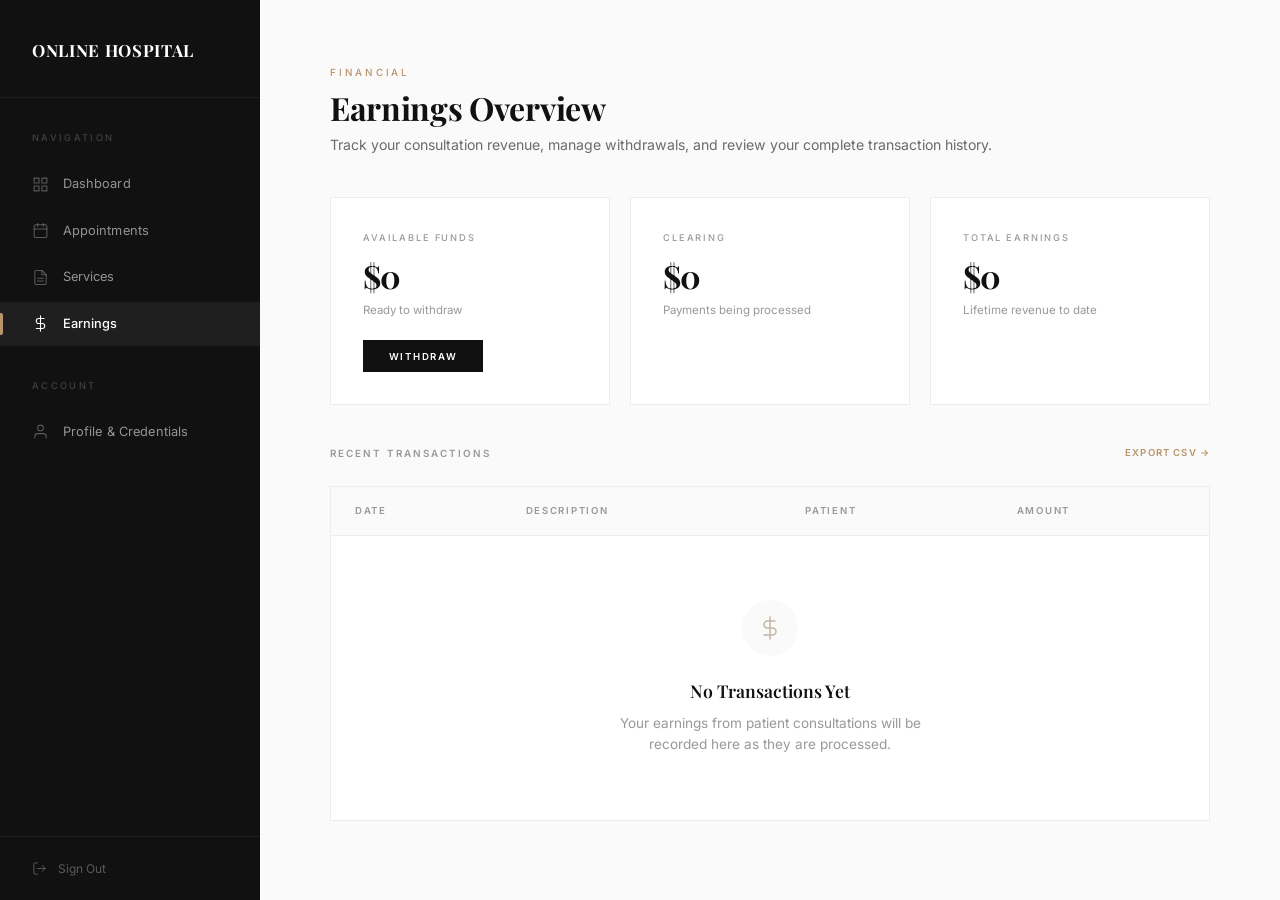
<file: earnings.html>
<!DOCTYPE html>
<html lang="en">

<head>
    <meta charset="UTF-8">
    <meta name="viewport" content="width=device-width, initial-scale=1.0">
    <title>Earnings — Online Hospital</title>
    <meta name="description" content="Track your consultation earnings, available funds, and transaction history.">

    <!-- Fonts -->
    <link rel="preconnect" href="https://fonts.googleapis.com">
    <link rel="preconnect" href="https://fonts.gstatic.com" crossorigin>
    <link href="https://fonts.googleapis.com/css2?family=Inter:wght@300;400;500;600;700&family=Playfair+Display:ital,wght@0,400;0,600;0,700;1,400&display=swap" rel="stylesheet">

    <!-- Favicon -->
    <link rel="icon" href="data:image/svg+xml,<svg xmlns='http://www.w3.org/2000/svg' viewBox='0 0 100 100'><text y='.9em' font-size='90'>⚕</text></svg>">

    <style>
        /* ═══════════════════════════════════════════════════════
           EARNINGS — Luxury Concierge Aesthetic
           ═══════════════════════════════════════════════════════ */

        *, *::before, *::after { margin: 0; padding: 0; box-sizing: border-box; }

        html {
            font-size: 16px;
            -webkit-font-smoothing: antialiased;
            -moz-osx-font-smoothing: grayscale;
        }

        ::selection { background: #B8956A; color: #FFFFFF; }

        :root {
            --color-bg:             #FAFAFA;
            --color-bg-pure:        #FFFFFF;
            --color-bg-sidebar:     #111111;
            --color-text:           #111111;
            --color-text-muted:     #6B6B6B;
            --color-text-light:     #999999;
            --color-text-sidebar:   rgba(255, 255, 255, 0.55);
            --color-accent:         #1A1A2E;
            --color-accent-warm:    #B8956A;
            --color-accent-gold:    #C9A96E;
            --color-accent-taupe:   #C4B5A0;
            --color-border:         #E8E4DF;
            --color-border-light:   #F0ECE8;
            --color-success:        #3D8B5F;
            --color-success-bg:     #F0F9F4;
            --color-pending:        #9A8355;
            --color-pending-bg:     #FBF8F1;
            --color-pending-border: #E8DFC8;
            --color-error:          #C43E3E;
            --color-error-bg:       #FEF2F2;

            --font-serif: 'Playfair Display', 'Georgia', serif;
            --font-sans:  'Inter', 'Helvetica Neue', Arial, sans-serif;

            --space-xs: 0.5rem; --space-sm: 1rem; --space-md: 1.5rem;
            --space-lg: 2.5rem; --space-xl: 4rem;
            --sidebar-width: 260px;
            --ease-smooth: cubic-bezier(0.4, 0, 0.2, 1);
            --ease-out:    cubic-bezier(0.25, 0.46, 0.45, 0.94);
        }

        body {
            font-family: var(--font-sans); color: var(--color-text);
            background-color: var(--color-bg); line-height: 1.7; overflow-x: hidden;
        }

        .dashboard { display: flex; min-height: 100vh; }


        /* ── Sidebar (identical) ─────────────────────────── */
        .sidebar {
            position: fixed; top: 0; left: 0; bottom: 0;
            width: var(--sidebar-width);
            background-color: var(--color-bg-sidebar);
            display: flex; flex-direction: column; z-index: 100;
            transition: transform 0.4s var(--ease-smooth);
        }

        .sidebar__brand {
            padding: 2.25rem 2rem 2rem;
            border-bottom: 1px solid rgba(255, 255, 255, 0.06);
        }

        .sidebar__brand a {
            font-family: var(--font-serif); font-weight: 700;
            font-size: 1.05rem; letter-spacing: 0.04em;
            color: var(--color-bg-pure); text-decoration: none;
        }

        .sidebar__nav { flex: 1; padding: 2rem 0; overflow-y: auto; }

        .sidebar__label {
            font-family: var(--font-sans); font-weight: 500;
            font-size: 0.58rem; letter-spacing: 0.25em;
            text-transform: uppercase; color: rgba(255, 255, 255, 0.2);
            padding: 0 2rem; margin-bottom: 1rem;
        }

        .sidebar__menu {
            list-style: none; display: flex; flex-direction: column; gap: 0.15rem;
        }

        .sidebar__link {
            display: flex; align-items: center; gap: 0.85rem;
            padding: 0.7rem 2rem;
            font-family: var(--font-sans); font-weight: 400; font-size: 0.8rem;
            color: var(--color-text-sidebar); text-decoration: none;
            transition: all 0.25s var(--ease-smooth);
            position: relative; letter-spacing: 0.01em;
        }

        .sidebar__link::before {
            content: '';
            position: absolute; left: 0; top: 50%; transform: translateY(-50%);
            width: 3px; height: 0; background: var(--color-accent-warm);
            border-radius: 0 2px 2px 0;
            transition: height 0.25s var(--ease-smooth);
        }

        .sidebar__link:hover {
            color: rgba(255, 255, 255, 0.9);
            background: rgba(255, 255, 255, 0.04);
        }

        .sidebar__link--active {
            color: var(--color-bg-pure); font-weight: 500;
            background: rgba(255, 255, 255, 0.06);
        }

        .sidebar__link--active::before { height: 22px; }

        .sidebar__icon { width: 17px; height: 17px; opacity: 0.55; flex-shrink: 0; }
        .sidebar__link--active .sidebar__icon { opacity: 1; }

        .sidebar__footer {
            padding: 1.5rem 2rem;
            border-top: 1px solid rgba(255, 255, 255, 0.06);
        }

        .sidebar__logout {
            display: flex; align-items: center; gap: 0.7rem;
            font-family: var(--font-sans); font-size: 0.75rem;
            color: rgba(255, 255, 255, 0.3);
            text-decoration: none; transition: color 0.3s var(--ease-smooth);
            background: none; border: none; cursor: pointer; padding: 0;
        }

        .sidebar__logout:hover { color: rgba(255, 255, 255, 0.65); }


        /* ── Main ────────────────────────────────────────── */
        .main {
            flex: 1; margin-left: var(--sidebar-width); min-height: 100vh;
        }

        .main__inner {
            max-width: 960px; margin: 0 auto;
            padding: var(--space-xl) var(--space-lg);
        }


        /* ── Page Header ─────────────────────────────────── */
        .page-header {
            margin-bottom: var(--space-lg);
            opacity: 0; transform: translateY(14px);
            animation: fadeInUp 0.65s var(--ease-smooth) 0.1s forwards;
        }

        .page-header__overline {
            font-family: var(--font-sans); font-weight: 500;
            font-size: 0.62rem; letter-spacing: 0.28em;
            text-transform: uppercase; color: var(--color-accent-warm);
            margin-bottom: 0.5rem; display: block;
        }

        .page-header__title {
            font-family: var(--font-serif); font-weight: 700;
            font-size: clamp(1.5rem, 3vw, 2rem);
            line-height: 1.2; letter-spacing: -0.01em;
            color: var(--color-text); margin-bottom: 0.35rem;
        }

        .page-header__desc {
            font-family: var(--font-sans); font-size: 0.88rem;
            color: var(--color-text-muted); font-weight: 400;
        }


        /* ── Earnings Grid ───────────────────────────────── */
        .earnings-grid {
            display: grid;
            grid-template-columns: repeat(3, 1fr);
            gap: 1.25rem;
            margin-bottom: var(--space-lg);
            opacity: 0; transform: translateY(14px);
            animation: fadeInUp 0.65s var(--ease-smooth) 0.2s forwards;
        }

        .earn-card {
            background: var(--color-bg-pure);
            border: 1px solid var(--color-border-light);
            padding: 2rem;
            position: relative; overflow: hidden;
            transition: all 0.4s var(--ease-smooth);
        }

        .earn-card::after {
            content: '';
            position: absolute; bottom: 0; left: 0; right: 0;
            height: 2px; background: var(--color-accent-warm);
            transform: scaleX(0); transform-origin: left;
            transition: transform 0.5s var(--ease-smooth);
        }

        .earn-card:hover {
            box-shadow: 0 8px 28px rgba(0, 0, 0, 0.05);
            transform: translateY(-2px);
        }

        .earn-card:hover::after { transform: scaleX(1); }

        .earn-card__label {
            font-family: var(--font-sans); font-weight: 500;
            font-size: 0.58rem; letter-spacing: 0.2em;
            text-transform: uppercase;
            color: var(--color-text-light);
            margin-bottom: 0.75rem; display: block;
        }

        .earn-card__value {
            font-family: var(--font-serif); font-weight: 700;
            font-size: 2rem; line-height: 1.1;
            color: var(--color-text); letter-spacing: -0.02em;
        }

        .earn-card__sub {
            display: flex; align-items: center; gap: 0.4rem;
            margin-top: 0.5rem;
            font-family: var(--font-sans); font-size: 0.72rem;
            color: var(--color-text-light);
        }

        .earn-card__action {
            margin-top: 1.25rem;
        }

        .btn-withdraw {
            display: inline-flex; align-items: center; gap: 0.5rem;
            padding: 0.65rem 1.6rem;
            font-family: var(--font-sans); font-weight: 600;
            font-size: 0.6rem; letter-spacing: 0.18em;
            text-transform: uppercase;
            background: var(--color-text); color: var(--color-bg-pure);
            border: none; cursor: pointer;
            transition: all 0.35s var(--ease-smooth);
        }

        .btn-withdraw:hover {
            background: var(--color-accent);
        }


        /* ── Transactions Table ───────────────────────────── */
        .section-header {
            display: flex; align-items: center;
            justify-content: space-between;
            margin-bottom: 1.5rem;
            opacity: 0; transform: translateY(14px);
            animation: fadeInUp 0.65s var(--ease-smooth) 0.35s forwards;
        }

        .section-header__title {
            font-family: var(--font-sans); font-weight: 600;
            font-size: 0.62rem; letter-spacing: 0.2em;
            text-transform: uppercase; color: var(--color-text-light);
        }

        .section-header__link {
            font-family: var(--font-sans); font-weight: 600;
            font-size: 0.6rem; letter-spacing: 0.12em;
            text-transform: uppercase; color: var(--color-accent-warm);
            text-decoration: none;
            transition: color 0.3s var(--ease-smooth);
        }

        .section-header__link:hover { color: #A07B52; }

        .card {
            background: var(--color-bg-pure);
            border: 1px solid var(--color-border-light);
            overflow: hidden;
            opacity: 0; transform: translateY(14px);
            animation: fadeInUp 0.65s var(--ease-smooth) 0.4s forwards;
        }

        .data-table {
            width: 100%; border-collapse: collapse;
        }

        .data-table thead th {
            font-family: var(--font-sans); font-weight: 600;
            font-size: 0.6rem; letter-spacing: 0.18em;
            text-transform: uppercase; color: var(--color-text-light);
            text-align: left; padding: 1rem 1.5rem;
            background: var(--color-bg);
            border-bottom: 1px solid var(--color-border-light);
        }

        .data-table tbody td {
            padding: 1rem 1.5rem; font-size: 0.88rem;
            color: var(--color-text-muted);
            border-bottom: 1px solid var(--color-border-light);
        }

        .data-table tbody tr:last-child td { border-bottom: none; }

        .data-table tbody tr {
            transition: background 0.2s var(--ease-smooth);
        }

        .data-table tbody tr:hover { background: #FDFCFB; }

        .empty-state {
            text-align: center; padding: 4rem 2rem;
        }

        .empty-state__icon {
            width: 56px; height: 56px; margin: 0 auto 1.25rem;
            border-radius: 50%; background: var(--color-bg);
            display: flex; align-items: center; justify-content: center;
            color: var(--color-accent-taupe);
        }

        .empty-state__title {
            font-family: var(--font-serif); font-weight: 600;
            font-size: 1.1rem; color: var(--color-text);
            margin-bottom: 0.4rem;
        }

        .empty-state__text {
            font-size: 0.85rem; color: var(--color-text-light);
            max-width: 340px; margin: 0 auto; line-height: 1.6;
        }


        /* ── Mobile ──────────────────────────────────────── */
        .mobile-toggle {
            display: none; position: fixed; top: 1.25rem; left: 1.25rem;
            z-index: 200; width: 40px; height: 40px;
            background: var(--color-bg-pure); border: 1px solid var(--color-border);
            align-items: center; justify-content: center;
            cursor: pointer; flex-direction: column; gap: 4px; padding: 0;
        }

        .mobile-toggle span {
            display: block; width: 16px; height: 1.5px;
            background: var(--color-text); transition: all 0.3s var(--ease-smooth);
        }

        .sidebar-overlay {
            display: none; position: fixed; inset: 0;
            background: rgba(0, 0, 0, 0.4); z-index: 90;
            opacity: 0; transition: opacity 0.3s var(--ease-smooth);
        }

        .sidebar-overlay--visible { opacity: 1; }

        @keyframes fadeInUp {
            to { opacity: 1; transform: translateY(0); }
        }

        @keyframes spin {
            to { transform: rotate(360deg); }
        }

        @media (max-width: 1024px) {
            :root { --sidebar-width: 220px; }
        }

        @media (max-width: 768px) {
            .mobile-toggle { display: flex; }
            .sidebar { transform: translateX(-100%); }
            .sidebar--open { transform: translateX(0); }
            .main { margin-left: 0; }
            .main__inner { padding: 5rem 1.25rem 2.5rem; }
            .earnings-grid { grid-template-columns: 1fr; }
            .sidebar-overlay--visible { display: block; }
        }

        @media (max-width: 480px) {
            .main__inner { padding: 4.5rem 1rem 2rem; }
            .earn-card { padding: 1.5rem; }
        }
    </style>
</head>

<body>
    <button class="mobile-toggle" id="mobile-toggle" aria-label="Toggle navigation">
        <span></span><span></span><span></span>
    </button>
    <div class="sidebar-overlay" id="sidebar-overlay"></div>

    <div class="dashboard">

        <!-- ═══ SIDEBAR ═══ -->
        <aside class="sidebar" id="sidebar">
            <div class="sidebar__brand">
                <a href="index.html">ONLINE HOSPITAL</a>
            </div>
            <nav class="sidebar__nav">
                <p class="sidebar__label">Navigation</p>
                <ul class="sidebar__menu">
                    <li>
                        <a href="doctor-dashboard.html" class="sidebar__link">
                            <svg class="sidebar__icon" viewBox="0 0 24 24" fill="none" stroke="currentColor" stroke-width="1.5" stroke-linecap="round" stroke-linejoin="round"><rect x="3" y="3" width="7" height="7"/><rect x="14" y="3" width="7" height="7"/><rect x="3" y="14" width="7" height="7"/><rect x="14" y="14" width="7" height="7"/></svg>
                            Dashboard
                        </a>
                    </li>
                    <li>
                        <a href="appointments.html" class="sidebar__link">
                            <svg class="sidebar__icon" viewBox="0 0 24 24" fill="none" stroke="currentColor" stroke-width="1.5" stroke-linecap="round" stroke-linejoin="round"><rect x="3" y="4" width="18" height="18" rx="2" ry="2"/><line x1="16" y1="2" x2="16" y2="6"/><line x1="8" y1="2" x2="8" y2="6"/><line x1="3" y1="10" x2="21" y2="10"/></svg>
                            Appointments
                        </a>
                    </li>
                    <li>
                        <a href="services.html" class="sidebar__link">
                            <svg class="sidebar__icon" viewBox="0 0 24 24" fill="none" stroke="currentColor" stroke-width="1.5" stroke-linecap="round" stroke-linejoin="round"><path d="M14 2H6a2 2 0 0 0-2 2v16a2 2 0 0 0 2 2h12a2 2 0 0 0 2-2V8z"/><polyline points="14 2 14 8 20 8"/><line x1="16" y1="13" x2="8" y2="13"/><line x1="16" y1="17" x2="8" y2="17"/></svg>
                            Services
                        </a>
                    </li>
                    <li>
                        <a href="earnings.html" class="sidebar__link sidebar__link--active">
                            <svg class="sidebar__icon" viewBox="0 0 24 24" fill="none" stroke="currentColor" stroke-width="1.5" stroke-linecap="round" stroke-linejoin="round"><line x1="12" y1="1" x2="12" y2="23"/><path d="M17 5H9.5a3.5 3.5 0 0 0 0 7h5a3.5 3.5 0 0 1 0 7H6"/></svg>
                            Earnings
                        </a>
                    </li>
                </ul>
                <p class="sidebar__label" style="margin-top: 2rem;">Account</p>
                <ul class="sidebar__menu">
                    <li>
                        <a href="#" class="sidebar__link">
                            <svg class="sidebar__icon" viewBox="0 0 24 24" fill="none" stroke="currentColor" stroke-width="1.5" stroke-linecap="round" stroke-linejoin="round"><path d="M20 21v-2a4 4 0 0 0-4-4H8a4 4 0 0 0-4 4v2"/><circle cx="12" cy="7" r="4"/></svg>
                            Profile &amp; Credentials
                        </a>
                    </li>
                </ul>
            </nav>
            <div class="sidebar__footer">
                <button class="sidebar__logout" id="btn-logout">
                    <svg width="15" height="15" viewBox="0 0 24 24" fill="none" stroke="currentColor" stroke-width="1.5" stroke-linecap="round" stroke-linejoin="round"><path d="M9 21H5a2 2 0 0 1-2-2V5a2 2 0 0 1 2-2h4"/><polyline points="16 17 21 12 16 7"/><line x1="21" y1="12" x2="9" y2="12"/></svg>
                    Sign Out
                </button>
            </div>
        </aside>


        <!-- ═══ MAIN CONTENT ═══ -->
        <main class="main">
            <div class="main__inner">

                <!-- Header -->
                <header class="page-header">
                    <span class="page-header__overline">Financial</span>
                    <h1 class="page-header__title">Earnings Overview</h1>
                    <p class="page-header__desc">Track your consultation revenue, manage withdrawals, and review your complete transaction history.</p>
                </header>

                <!-- Earnings Cards -->
                <div class="earnings-grid">
                    <div class="earn-card">
                        <span class="earn-card__label">Available Funds</span>
                        <div class="earn-card__value">$0</div>
                        <p class="earn-card__sub">Ready to withdraw</p>
                        <div class="earn-card__action">
                            <button class="btn-withdraw">Withdraw</button>
                        </div>
                    </div>

                    <div class="earn-card">
                        <span class="earn-card__label">Clearing</span>
                        <div class="earn-card__value">$0</div>
                        <p class="earn-card__sub">Payments being processed</p>
                    </div>

                    <div class="earn-card">
                        <span class="earn-card__label">Total Earnings</span>
                        <div class="earn-card__value">$0</div>
                        <p class="earn-card__sub">Lifetime revenue to date</p>
                    </div>
                </div>

                <!-- Recent Transactions -->
                <div class="section-header">
                    <h2 class="section-header__title">Recent Transactions</h2>
                    <a href="#" class="section-header__link">Export CSV →</a>
                </div>

                <div class="card">
                    <table class="data-table">
                        <thead>
                            <tr>
                                <th>Date</th>
                                <th>Description</th>
                                <th>Patient</th>
                                <th>Amount</th>
                            </tr>
                        </thead>
                        <tbody id="txn-body"></tbody>
                    </table>

                    <div class="empty-state" id="empty-state">
                        <div class="empty-state__icon">
                            <svg width="24" height="24" viewBox="0 0 24 24" fill="none" stroke="currentColor" stroke-width="1.5" stroke-linecap="round" stroke-linejoin="round"><line x1="12" y1="1" x2="12" y2="23"/><path d="M17 5H9.5a3.5 3.5 0 0 0 0 7h5a3.5 3.5 0 0 1 0 7H6"/></svg>
                        </div>
                        <h3 class="empty-state__title">No Transactions Yet</h3>
                        <p class="empty-state__text">Your earnings from patient consultations will be recorded here as they are processed.</p>
                    </div>
                </div>

            </div>
        </main>

    </div>


    <!-- ═══ JAVASCRIPT ═══ -->
    <script>
    (function () {
        'use strict';

        const API_PROFILE_URL = 'api/doctor_profile.php';
        const LOGIN_REDIRECT  = 'login.html';

        // Auth guard
        async function checkAuth() {
            try {
                const response = await fetch(API_PROFILE_URL, {
                    method: 'GET',
                    credentials: 'same-origin',
                    headers: { 'Accept': 'application/json' }
                });
                if (response.status === 401) {
                    window.location.href = LOGIN_REDIRECT;
                }
            } catch (err) {
                console.error('Auth check failed:', err);
            }
        }

        // Sidebar mobile toggle
        const sidebar = document.getElementById('sidebar');
        const mobileToggle = document.getElementById('mobile-toggle');
        const sidebarOverlay = document.getElementById('sidebar-overlay');

        mobileToggle.addEventListener('click', () => {
            sidebar.classList.toggle('sidebar--open');
            sidebarOverlay.classList.toggle('sidebar-overlay--visible');
            sidebarOverlay.style.display = sidebar.classList.contains('sidebar--open') ? 'block' : 'none';
        });

        sidebarOverlay.addEventListener('click', () => {
            sidebar.classList.remove('sidebar--open');
            sidebarOverlay.classList.remove('sidebar-overlay--visible');
            setTimeout(() => { sidebarOverlay.style.display = 'none'; }, 300);
        });

        // Sign Out
        document.getElementById('btn-logout').addEventListener('click', () => {
            window.location.href = LOGIN_REDIRECT;
        });

        checkAuth();
    })();
    </script>

</body>
</html>
</file>
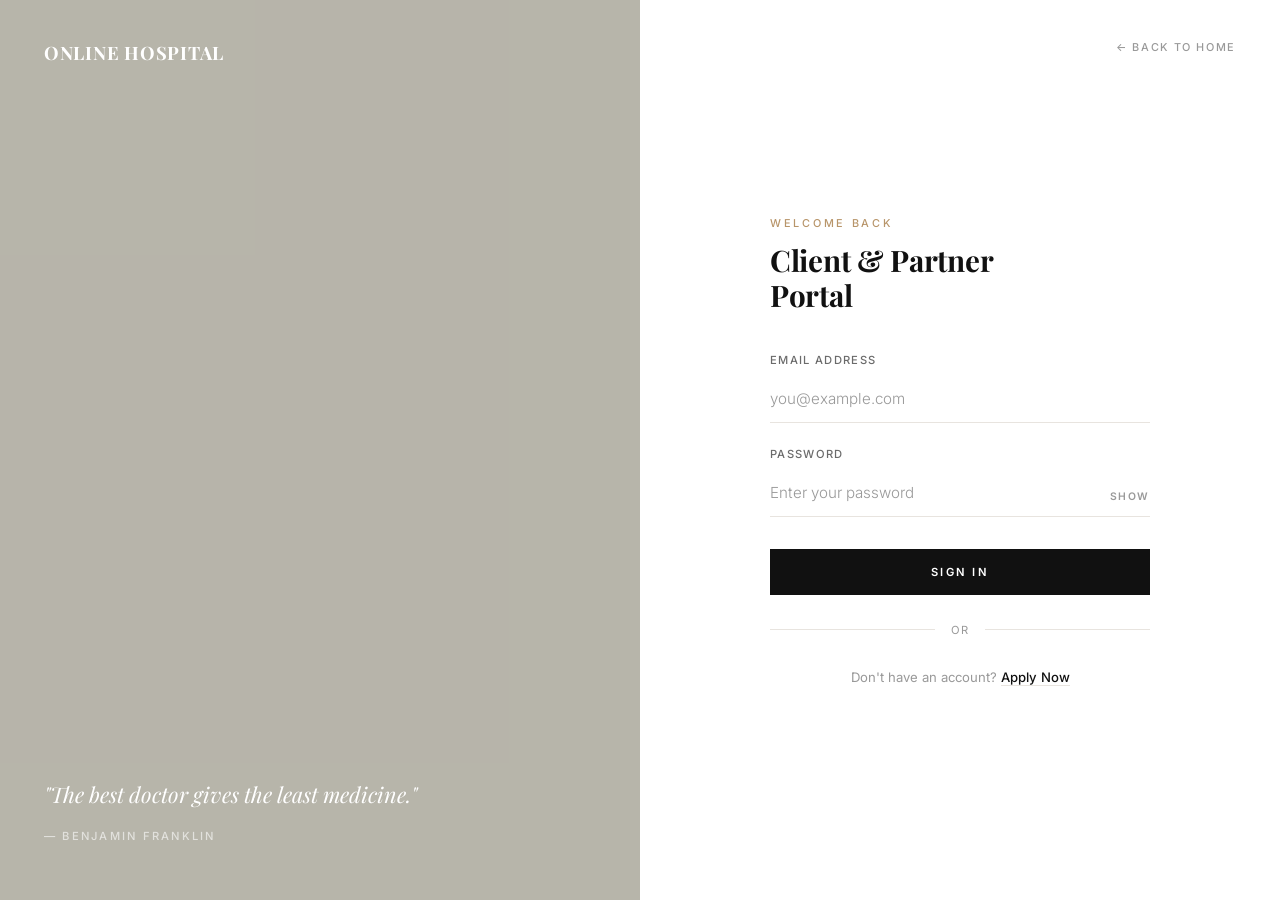
<file: login.html>
<!DOCTYPE html>
<html lang="en">

<head>
    <meta charset="UTF-8">
    <meta name="viewport" content="width=device-width, initial-scale=1.0">
    <title>Sign In — Online Hospital</title>
    <meta name="description" content="Sign in to your Online Hospital account. Access your physician dashboard or patient portal securely.">

    <!-- Fonts -->
    <link rel="preconnect" href="https://fonts.googleapis.com">
    <link rel="preconnect" href="https://fonts.gstatic.com" crossorigin>
    <link href="https://fonts.googleapis.com/css2?family=Inter:wght@300;400;500;600;700&family=Playfair+Display:ital,wght@0,400;0,600;0,700;1,400&display=swap" rel="stylesheet">

    <!-- Favicon -->
    <link rel="icon" href="data:image/svg+xml,<svg xmlns='http://www.w3.org/2000/svg' viewBox='0 0 100 100'><text y='.9em' font-size='90'>⚕</text></svg>">

    <style>
        /* ── Reset ────────────────────────────────── */
        *, *::before, *::after {
            margin: 0;
            padding: 0;
            box-sizing: border-box;
        }

        html {
            font-size: 16px;
            -webkit-font-smoothing: antialiased;
            -moz-osx-font-smoothing: grayscale;
        }

        ::selection {
            background: #B8956A;
            color: #FFFFFF;
        }

        /* ── Design Tokens ───────────────────────── */
        :root {
            --color-bg-image:     #E2DFD2;
            --color-bg-form:      #FFFFFF;
            --color-text:         #111111;
            --color-text-muted:   #6B6B6B;
            --color-text-light:   #999999;
            --color-accent:       #111111;
            --color-accent-warm:  #B8956A;
            --color-border:       #E8E4DF;
            --color-border-focus: #111111;
            --color-error:        #C43E3E;
            --color-error-bg:     #FEF2F2;

            --font-serif: 'Playfair Display', 'Georgia', serif;
            --font-sans:  'Inter', 'Helvetica Neue', Arial, sans-serif;

            --ease-smooth: cubic-bezier(0.4, 0, 0.2, 1);
        }

        /* ── Split Layout ────────────────────────── */
        .login-split {
            display: flex;
            min-height: 100vh;
        }

        /* ── Left Panel: Editorial Image ─────────── */
        .login-image {
            position: relative;
            flex: 1 1 50%;
            background-color: var(--color-bg-image);
            overflow: hidden;
        }

        .login-image__photo {
            position: absolute;
            inset: 0;
            width: 100%;
            height: 100%;
            object-fit: cover;
            object-position: center 40%;
            opacity: 0;
            transition: opacity 1.2s var(--ease-smooth);
        }

        .login-image__photo--loaded {
            opacity: 1;
        }

        .login-image__overlay {
            position: absolute;
            inset: 0;
            background: linear-gradient(
                180deg,
                rgba(17, 17, 17, 0.08) 0%,
                rgba(17, 17, 17, 0.25) 100%
            );
        }

        .login-image__brand {
            position: absolute;
            top: 40px;
            left: 44px;
            z-index: 2;
        }

        .login-image__brand a {
            font-family: var(--font-serif);
            font-weight: 700;
            font-size: 1.15rem;
            letter-spacing: 0.04em;
            color: var(--color-bg-form);
            text-decoration: none;
        }

        .login-image__quote {
            position: absolute;
            bottom: 56px;
            left: 44px;
            right: 44px;
            z-index: 2;
            max-width: 400px;
        }

        .login-image__quote blockquote {
            font-family: var(--font-serif);
            font-size: 1.35rem;
            font-weight: 400;
            font-style: italic;
            line-height: 1.5;
            color: var(--color-bg-form);
            margin-bottom: 1rem;
        }

        .login-image__quote cite {
            font-family: var(--font-sans);
            font-style: normal;
            font-size: 0.7rem;
            font-weight: 500;
            letter-spacing: 0.2em;
            text-transform: uppercase;
            color: rgba(255, 255, 255, 0.6);
        }

        /* ── Right Panel: Form ───────────────────── */
        .login-form-panel {
            flex: 1 1 50%;
            background-color: var(--color-bg-form);
            display: flex;
            align-items: center;
            justify-content: center;
            padding: 3rem;
        }

        .login-form-container {
            width: 100%;
            max-width: 380px;
            opacity: 0;
            transform: translateY(16px);
            animation: formFadeIn 0.8s var(--ease-smooth) 0.3s forwards;
        }

        /* ── Form Header ─────────────────────────── */
        .login-header {
            margin-bottom: 2.5rem;
        }

        .login-header__overline {
            font-family: var(--font-sans);
            font-weight: 500;
            font-size: 0.68rem;
            letter-spacing: 0.25em;
            text-transform: uppercase;
            color: var(--color-accent-warm);
            display: block;
            margin-bottom: 0.75rem;
        }

        .login-header__title {
            font-family: var(--font-serif);
            font-weight: 700;
            font-size: 1.85rem;
            line-height: 1.2;
            letter-spacing: -0.01em;
            color: var(--color-text);
        }

        /* ── Form Elements ───────────────────────── */
        .form-group {
            margin-bottom: 1.5rem;
        }

        .form-label {
            display: block;
            font-family: var(--font-sans);
            font-weight: 500;
            font-size: 0.7rem;
            letter-spacing: 0.12em;
            text-transform: uppercase;
            color: var(--color-text-muted);
            margin-bottom: 0.5rem;
        }

        .form-input {
            width: 100%;
            padding: 0.875rem 0;
            border: none;
            border-bottom: 1px solid var(--color-border);
            background: transparent;
            font-family: var(--font-sans);
            font-size: 0.95rem;
            font-weight: 400;
            color: var(--color-text);
            outline: none;
            transition: border-color 0.3s var(--ease-smooth);
        }

        .form-input::placeholder {
            color: var(--color-text-light);
            font-weight: 300;
        }

        .form-input:focus {
            border-bottom-color: var(--color-border-focus);
        }

        .form-input--error {
            border-bottom-color: var(--color-error);
        }

        /* ── Password Toggle ─────────────────────── */
        .form-group--password {
            position: relative;
        }

        .password-toggle {
            position: absolute;
            right: 0;
            bottom: 0.875rem;
            background: none;
            border: none;
            cursor: pointer;
            font-family: var(--font-sans);
            font-size: 0.65rem;
            font-weight: 600;
            letter-spacing: 0.15em;
            text-transform: uppercase;
            color: var(--color-text-light);
            transition: color 0.3s var(--ease-smooth);
            padding: 0;
        }

        .password-toggle:hover {
            color: var(--color-text);
        }

        /* ── Submit Button ───────────────────────── */
        .form-submit {
            width: 100%;
            padding: 1rem;
            margin-top: 0.5rem;
            background-color: var(--color-accent);
            color: var(--color-bg-form);
            border: none;
            cursor: pointer;
            font-family: var(--font-sans);
            font-weight: 600;
            font-size: 0.7rem;
            letter-spacing: 0.2em;
            text-transform: uppercase;
            transition: background-color 0.3s var(--ease-smooth),
                        transform 0.15s var(--ease-smooth);
            position: relative;
            overflow: hidden;
        }

        .form-submit:hover {
            background-color: #1A1A2E;
        }

        .form-submit:active {
            transform: scale(0.985);
        }

        .form-submit:disabled {
            opacity: 0.5;
            cursor: not-allowed;
        }

        /* Loading spinner inside button */
        .form-submit__text {
            transition: opacity 0.3s var(--ease-smooth);
        }

        .form-submit--loading .form-submit__text {
            opacity: 0;
        }

        .form-submit__spinner {
            position: absolute;
            top: 50%;
            left: 50%;
            width: 18px;
            height: 18px;
            margin: -9px 0 0 -9px;
            border: 2px solid rgba(255, 255, 255, 0.3);
            border-top-color: #FFFFFF;
            border-radius: 50%;
            opacity: 0;
            transition: opacity 0.3s var(--ease-smooth);
            animation: spin 0.7s linear infinite;
        }

        .form-submit--loading .form-submit__spinner {
            opacity: 1;
        }

        /* ── Error Message ───────────────────────── */
        .form-error,
        .form-success {
            margin-top: 1.25rem;
            padding: 0.85rem 1rem;
            font-family: var(--font-sans);
            font-size: 0.82rem;
            line-height: 1.5;
            opacity: 0;
            transform: translateY(-6px);
            transition: opacity 0.35s var(--ease-smooth),
                        transform 0.35s var(--ease-smooth);
            display: none;
        }

        .form-error {
            background-color: var(--color-error-bg);
            border-left: 3px solid var(--color-error);
            color: var(--color-error);
        }

        .form-success {
            background-color: #F0FFF4;
            border-left: 3px solid #2D6A4F;
            color: #2D6A4F;
        }

        .form-error--visible,
        .form-success--visible {
            display: block;
            opacity: 1;
            transform: translateY(0);
        }

        /* ── Form Footer ─────────────────────────── */
        .form-footer {
            margin-top: 2rem;
            text-align: center;
        }

        .form-footer__text {
            font-family: var(--font-sans);
            font-size: 0.82rem;
            color: var(--color-text-light);
        }

        .form-footer__link {
            color: var(--color-text);
            font-weight: 500;
            text-decoration: none;
            border-bottom: 1px solid var(--color-border);
            transition: border-color 0.3s var(--ease-smooth);
        }

        .form-footer__link:hover {
            border-bottom-color: var(--color-text);
        }

        .form-divider {
            display: flex;
            align-items: center;
            gap: 1rem;
            margin: 1.75rem 0;
            color: var(--color-text-light);
            font-family: var(--font-sans);
            font-size: 0.7rem;
            letter-spacing: 0.1em;
            text-transform: uppercase;
        }

        .form-divider::before,
        .form-divider::after {
            content: '';
            flex: 1;
            height: 1px;
            background-color: var(--color-border);
        }

        /* ── Back to Home Link ───────────────────── */
        .back-home {
            position: absolute;
            top: 40px;
            right: 44px;
            z-index: 2;
            font-family: var(--font-sans);
            font-weight: 500;
            font-size: 0.68rem;
            letter-spacing: 0.15em;
            text-transform: uppercase;
            color: var(--color-text-light);
            text-decoration: none;
            transition: color 0.3s var(--ease-smooth);
        }

        .back-home:hover {
            color: var(--color-text);
        }

        /* ── Animations ──────────────────────────── */
        @keyframes formFadeIn {
            to {
                opacity: 1;
                transform: translateY(0);
            }
        }

        @keyframes spin {
            to {
                transform: rotate(360deg);
            }
        }

        /* ── Responsive ──────────────────────────── */
        @media (max-width: 960px) {
            .login-split {
                flex-direction: column;
            }

            .login-image {
                flex: none;
                height: 280px;
            }

            .login-image__quote {
                display: none;
            }

            .login-image__brand {
                top: 24px;
                left: 24px;
            }

            .login-form-panel {
                flex: 1;
                padding: 2.5rem 1.5rem;
            }

            .back-home {
                top: 24px;
                right: 24px;
            }
        }

        @media (max-width: 480px) {
            .login-image {
                height: 200px;
            }

            .login-header__title {
                font-size: 1.5rem;
            }

            .login-form-panel {
                padding: 2rem 1.25rem;
            }
        }
    </style>
</head>

<body>
    <div class="login-split">

        <!-- ════════════════════════════════════════════
             LEFT PANEL — Editorial Image
             ════════════════════════════════════════════ -->
        <div class="login-image">
            <video autoplay loop muted playsinline style="position: absolute; top: 0; left: 0; width: 100%; height: 100%; object-fit: cover; z-index: 0;">
              <source src="assets/videos/bg-login.mp4" type="video/mp4">
            </video>
            <div style="position: absolute; top: 0; left: 0; width: 100%; height: 100%; background: rgba(10, 10, 12, 0.20); z-index: 1;"></div>

            <div class="login-image__brand">
                <a href="index.html">ONLINE HOSPITAL</a>
            </div>

            <div class="login-image__quote">
                <blockquote>"The best doctor gives the least medicine."</blockquote>
                <cite>— Benjamin Franklin</cite>
            </div>
        </div>


        <!-- ════════════════════════════════════════════
             RIGHT PANEL — Login Form
             ════════════════════════════════════════════ -->
        <div class="login-form-panel">
            <a href="index.html" class="back-home">← Back to Home</a>

            <div class="login-form-container">
                <header class="login-header">
                    <span class="login-header__overline">Welcome Back</span>
                    <h1 class="login-header__title">Client & Partner<br>Portal</h1>
                </header>

                <form id="mastermind-login-form">
                    <div class="form-group">
                        <label for="email" class="form-label">Email Address</label>
                        <input
                            type="email"
                            id="email"
                            name="email"
                            class="form-input"
                            placeholder="you@example.com"
                            autocomplete="email"
                            required>
                    </div>

                    <div class="form-group form-group--password">
                        <label for="password" class="form-label">Password</label>
                        <input
                            type="password"
                            id="password"
                            name="password"
                            class="form-input"
                            placeholder="Enter your password"
                            autocomplete="current-password"
                            required>
                        <button type="button" class="password-toggle" id="password-toggle">Show</button>
                    </div>

                    <button type="submit" class="form-submit" id="submit-btn">
                        <span class="form-submit__text">Sign In</span>
                        <span class="form-submit__spinner"></span>
                    </button>

                    <div class="form-error" id="form-error" role="alert"></div>
                    <div class="form-success" id="form-success" role="status"></div>
                </form>

                <div class="form-divider">or</div>

                <div class="form-footer">
                    <p class="form-footer__text">
                        Don't have an account?
                        <a href="register.html" class="form-footer__link">Apply Now</a>
                    </p>
                </div>
            </div>
        </div>

    </div>


    <script>
      document.addEventListener('DOMContentLoaded', function() {
        const form = document.getElementById('mastermind-login-form');
        const emailInput = document.getElementById('email');
        const passwordInput = document.getElementById('password');
        const submitBtn = document.getElementById('submit-btn');
        const errorBox = document.getElementById('form-error');
        const successBox = document.getElementById('form-success');
        const passwordToggle = document.getElementById('password-toggle');

        // Password toggle functionality
        if (passwordToggle) {
          passwordToggle.addEventListener('click', function() {
            const isPassword = passwordInput.type === 'password';
            passwordInput.type = isPassword ? 'text' : 'password';
            passwordToggle.textContent = isPassword ? 'Hide' : 'Show';
          });
        }

        // Clear errors on input
        [emailInput, passwordInput].forEach(function(input) {
          if (input) {
            input.addEventListener('input', function() {
              if (errorBox) {
                errorBox.style.display = 'none';
                errorBox.classList.remove('form-error--visible');
              }
              input.classList.remove('form-input--error');
            });
          }
        });

        // Form submission with API call
        if (form) {
          form.addEventListener('submit', async function(e) {
            e.preventDefault();

            const email = emailInput.value.trim();
            const password = passwordInput.value;

            // Basic validation
            if (!email || !password) {
              showError('Please enter both email and password.');
              return;
            }

            // Set loading state
            setLoading(true);

            try {
              // Try API first
              const response = await fetch('api/login.php', {
                method: 'POST',
                headers: {
                  'Content-Type': 'application/json',
                },
                body: JSON.stringify({ email: email, password: password })
              });

              const data = await response.json();

              if (response.ok && data.message === 'Login successful.') {
                handleLoginSuccess(email, data.role);
              } else {
                // If API returns error, check if it's a connection issue
                // and fall back to demo mode for testing
                if (data.message && data.message.includes('Connection error')) {
                  handleDemoLogin(email);
                } else {
                  showError(data.message || 'Invalid credentials. Please try again.');
                }
              }
            } catch (err) {
              console.error('Login error:', err);
              // Fallback to demo mode for testing without database
              console.log('API unavailable, using demo mode for testing');
              handleDemoLogin(email);
            } finally {
              setLoading(false);
            }
          });
        }

        // Demo login function for testing without database
        function handleDemoLogin(email) {
          // Determine role based on email pattern for demo purposes
          let role = 'patient';
          if (email.toLowerCase().includes('doctor') || email.toLowerCase().includes('md') || email.toLowerCase().includes('dr.')) {
            role = 'doctor';
          }

          // Show success message
          showSuccess('Login successful! Redirecting...');

          // Store auth token and redirect based on role
          localStorage.setItem('mastermind_auth_token', 'secure_session_active');
          localStorage.setItem('user_role', role);
          localStorage.setItem('user_email', email);

          setTimeout(function() {
            if (role === 'doctor') {
              window.location.replace('doctor-dashboard.html');
            } else {
              window.location.replace('patient-dashboard.html');
            }
          }, 800);
        }

        // Handle successful login from API
        function handleLoginSuccess(email, role) {
          // Show success message briefly
          showSuccess('Login successful! Redirecting...');

          // Store auth token and redirect based on role
          localStorage.setItem('mastermind_auth_token', 'secure_session_active');
          localStorage.setItem('user_role', role);
          localStorage.setItem('user_email', email);

          setTimeout(function() {
            if (role === 'doctor') {
              window.location.replace('doctor-dashboard.html');
            } else {
              window.location.replace('patient-dashboard.html');
            }
          }, 800);
        }

        function showError(msg) {
          if (errorBox) {
            errorBox.textContent = msg;
            errorBox.style.display = 'block';
            requestAnimationFrame(function() {
              errorBox.classList.add('form-error--visible');
            });
          }
          if (successBox) {
            successBox.style.display = 'none';
            successBox.classList.remove('form-success--visible');
          }
        }

        function showSuccess(msg) {
          if (successBox) {
            successBox.textContent = msg;
            successBox.style.display = 'block';
            requestAnimationFrame(function() {
              successBox.classList.add('form-success--visible');
            });
          }
          if (errorBox) {
            errorBox.style.display = 'none';
            errorBox.classList.remove('form-error--visible');
          }
        }

        function setLoading(isLoading) {
          if (submitBtn) {
            submitBtn.disabled = isLoading;
            submitBtn.classList.toggle('form-submit--loading', isLoading);
          }
        }
      });
    </script>

</body>

</html>
</file>
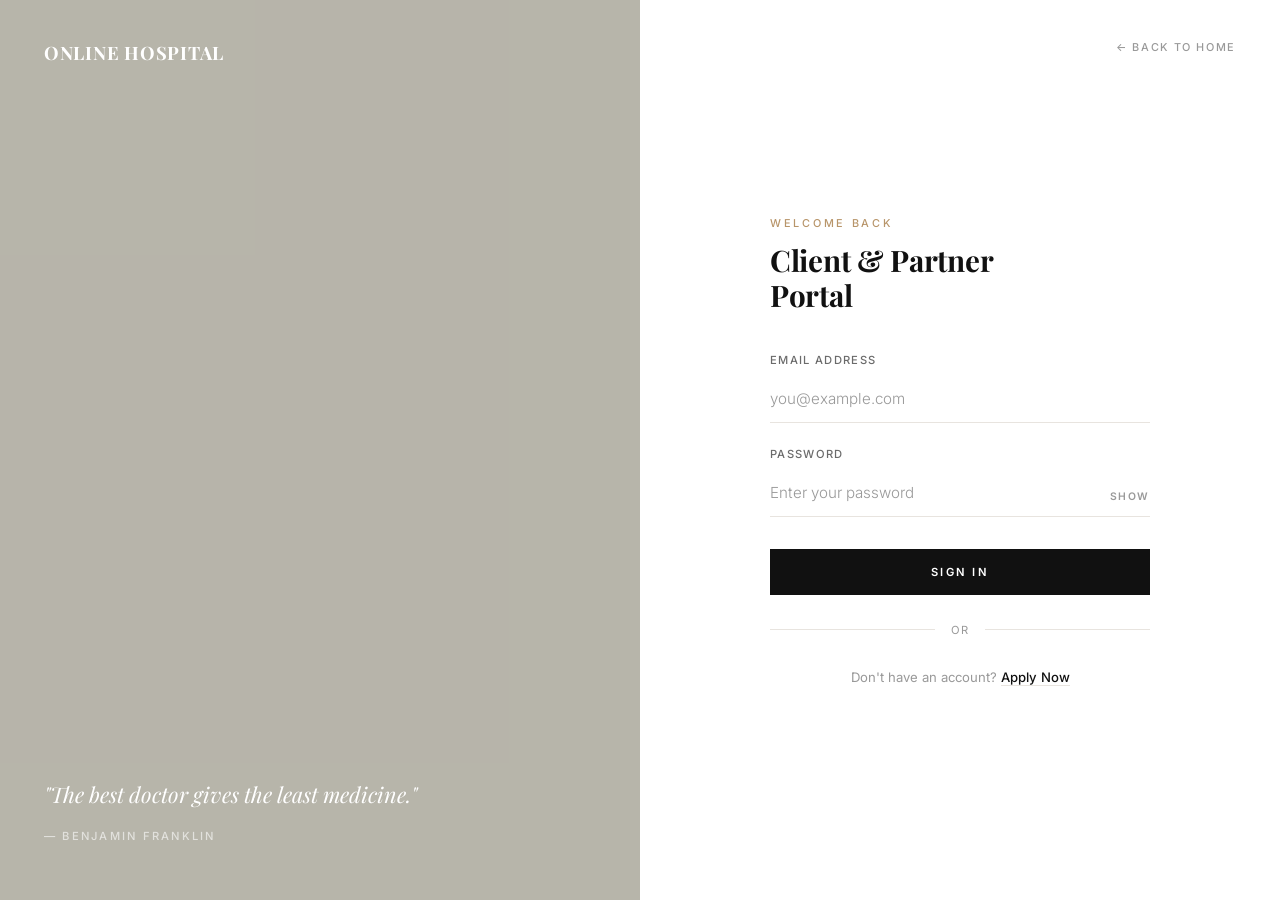
<file: patient-dashboard.html>
<!DOCTYPE html>
<html lang="en">
<head>
    <script>
        if (!localStorage.getItem('mastermind_auth_token')) {
            window.location.replace('login.html');
        }
    </script>
    <meta charset="UTF-8">
    <meta name="viewport" content="width=device-width, initial-scale=1.0">
    <title>Patient Dashboard — Online Hospital</title>
    <!-- Fonts -->
    <link rel="preconnect" href="https://fonts.googleapis.com">
    <link rel="preconnect" href="https://fonts.gstatic.com" crossorigin>
    <link href="https://fonts.googleapis.com/css2?family=Inter:wght@300;400;500;600;700&family=Playfair+Display:ital,wght@0,400;0,600;0,700;1,400&display=swap" rel="stylesheet">
    <link rel="icon" href="data:image/svg+xml,<svg xmlns='http://www.w3.org/2000/svg' viewBox='0 0 100 100'><text y='.9em' font-size='90'>⚕</text></svg>">
    <style>
        * { box-sizing: border-box; margin: 0; padding: 0; }
        body {
            font-family: 'Inter', sans-serif;
            color: #1a1a1c;
            line-height: 1.6;
            overflow-x: hidden;
        }
        h1, h2, h3, h4 { font-family: 'Playfair Display', serif; }
        
        /* Layout Grid */
        .dashboard-container {
            display: flex;
            min-height: 100vh;
            position: relative;
            z-index: 10;
        }
        
        /* Sidebar Navigation */
        .sidebar {
            width: 300px;
            background: rgba(10, 10, 12, 0.85);
            backdrop-filter: blur(20px);
            border-right: 1px solid rgba(255,255,255,0.1);
            padding: 50px 40px;
            display: flex;
            flex-direction: column;
            color: white;
            position: fixed;
            height: 100vh;
        }
        .sidebar-brand {
            font-family: inherit;
            font-size: 14px;
            letter-spacing: 0.15em;
            text-transform: uppercase;
            margin-bottom: 60px;
            font-weight: 600;
        }
        .nav-link {
            text-decoration: none;
            color: rgba(255,255,255,0.7);
            padding: 12px 18px;
            margin-bottom: 10px;
            border-radius: 8px;
            transition: all 0.3s ease;
            display: block;
            font-weight: 500;
            font-size: 15px;
        }
        .nav-link:hover, .nav-link.active {
            color: white;
            background: rgba(255,255,255,0.1);
        }
        .logout-link {
            margin-top: auto;
            border-top: 1px solid rgba(255,255,255,0.1);
            padding-top: 25px;
            border-radius: 0;
        }
        .logout-link:hover {
            background: transparent;
            color: #ff5e5e;
        }
        
        /* Main Content */
        .main-content {
            flex-grow: 1;
            padding: 60px 80px;
            margin-left: 300px;
        }
        
        /* Frosted Glass UI */
        .glass-panel {
            background: rgba(255, 255, 255, 0.96);
            backdrop-filter: blur(15px);
            border-radius: 15px;
            padding: 50px;
            box-shadow: 0 30px 60px rgba(0,0,0,0.25);
            position: relative;
            z-index: 1;
        }
        
        .header-title {
            font-size: 2.8rem;
            margin-bottom: 10px;
            color: #0a0a0c;
        }
        
        /* Modules */
        .search-module {
            margin-bottom: 50px;
        }
        .search-module input {
            width: 100%;
            padding: 20px 30px;
            border-radius: 50px;
            background: rgba(0,0,0,0.03);
            border: 1px solid rgba(0,0,0,0.1);
            font-family: 'Inter', sans-serif;
            font-size: 16px;
            outline: none;
            transition: all 0.3s ease;
        }
        .search-module input:focus {
            background: white;
            border-color: #0a0a0c;
            box-shadow: 0 10px 30px rgba(0,0,0,0.05);
        }

        .dashboard-grid {
            display: grid;
            grid-template-columns: 1fr 1fr;
            gap: 40px;
            margin-bottom: 50px;
        }
        
        .card {
            background: white;
            border-radius: 12px;
            padding: 35px;
            border: 1px solid rgba(0,0,0,0.06);
            box-shadow: 0 15px 40px rgba(0,0,0,0.03);
            display: flex;
            flex-direction: column;
        }
        .card h3 {
            font-family: 'Inter', sans-serif;
            font-size: 13px;
            text-transform: uppercase;
            letter-spacing: 0.12em;
            color: #888;
            margin-bottom: 25px;
        }
        
        .consultation-card .time {
            font-size: 28px;
            font-family: 'Playfair Display', serif;
            color: #0a0a0c;
            font-weight: 600;
        }
        .consultation-card .doctor {
            font-size: 16px;
            font-weight: 500;
            margin-top: 8px;
            color: #333;
        }
        .btn {
            display: inline-block;
            background: #0a0a0c;
            color: white;
            text-decoration: none;
            padding: 12px 25px;
            border-radius: 50px;
            font-size: 15px;
            font-weight: 500;
            margin-top: 30px;
            transition: background 0.3s ease;
            text-align: center;
        }
        .btn:hover { background: #333; }
        .btn-outline {
            background: transparent;
            color: #0a0a0c;
            border: 1px solid #ddd;
        }
        .btn-outline:hover { background: rgba(0,0,0,0.03); border-color: #0a0a0c; }
        
        /* Table */
        table { width: 100%; border-collapse: collapse; }
        th, td { padding: 18px 20px; text-align: left; border-bottom: 1px solid #f0f0f0; }
        th { font-size: 12px; text-transform: uppercase; letter-spacing: 0.08em; color: #888; font-weight: 600; border-bottom: 2px solid #eee; }
        td { font-size: 15px; color: #333; }
        
        /* Doctor Feed */
        .feed-post {
            padding: 25px 0;
            border-bottom: 1px solid #f0f0f0;
        }
        .feed-post:first-of-type { padding-top: 0; }
        .feed-post:last-child { border-bottom: none; padding-bottom: 0; }
        .feed-header { display: flex; align-items: center; gap: 15px; margin-bottom: 15px; }
        .feed-avatar { width: 45px; height: 45px; border-radius: 50%; background: #eee; object-fit: cover; }
        .feed-doc { font-weight: 600; font-size: 15px; color: #111; }
        .feed-meta { font-size: 13px; color: #888; margin-top: 2px; }
        .feed-text { font-size: 15px; color: #555; line-height: 1.6; }
        
        /* Calling & Messaging Modal */
        .modal-overlay {
            display: none;
            position: fixed;
            inset: 0;
            background: rgba(0, 0, 0, 0.7);
            backdrop-filter: blur(8px);
            z-index: 9999;
            align-items: center;
            justify-content: center;
        }
        .modal-overlay--active { display: flex; }
        .modal-content {
            background: white;
            border-radius: 20px;
            padding: 40px;
            max-width: 450px;
            width: 90%;
            text-align: center;
            box-shadow: 0 30px 80px rgba(0,0,0,0.3);
            animation: modalSlideIn 0.3s ease-out;
        }
        @keyframes modalSlideIn {
            from { opacity: 0; transform: translateY(-30px) scale(0.95); }
            to { opacity: 1; transform: translateY(0) scale(1); }
        }
        .modal-avatar {
            width: 80px;
            height: 80px;
            border-radius: 50%;
            object-fit: cover;
            margin: 0 auto 20px;
            border: 3px solid #eee;
        }
        .modal-title {
            font-family: 'Playfair Display', serif;
            font-size: 24px;
            font-weight: 600;
            color: #0a0a0c;
            margin-bottom: 8px;
        }
        .modal-subtitle {
            font-size: 14px;
            color: #666;
            margin-bottom: 30px;
        }
        .call-actions {
            display: flex;
            gap: 15px;
            justify-content: center;
            margin-bottom: 25px;
        }
        .call-btn {
            display: inline-flex;
            align-items: center;
            justify-content: center;
            gap: 10px;
            padding: 15px 30px;
            border-radius: 50px;
            font-size: 15px;
            font-weight: 600;
            cursor: pointer;
            transition: all 0.3s ease;
            border: none;
        }
        .call-btn--video {
            background: #0a0a0c;
            color: white;
        }
        .call-btn--video:hover { background: #333; transform: translateY(-2px); }
        .call-btn--audio {
            background: #f0f0f0;
            color: #0a0a0c;
        }
        .call-btn--audio:hover { background: #e0e0e0; transform: translateY(-2px); }
        .call-btn svg { width: 20px; height: 20px; }
        .message-input-area {
            border-top: 1px solid #eee;
            padding-top: 25px;
        }
        .message-input-area h4 {
            font-family: 'Inter', sans-serif;
            font-size: 13px;
            text-transform: uppercase;
            letter-spacing: 0.1em;
            color: #888;
            margin-bottom: 15px;
        }
        .message-compose {
            display: flex;
            gap: 10px;
        }
        .message-input {
            flex: 1;
            padding: 12px 18px;
            border: 1px solid #ddd;
            border-radius: 25px;
            font-family: 'Inter', sans-serif;
            font-size: 14px;
            outline: none;
            transition: border-color 0.3s ease;
        }
        .message-input:focus { border-color: #0a0a0c; }
        .message-send-btn {
            padding: 12px 25px;
            background: #0a0a0c;
            color: white;
            border: none;
            border-radius: 25px;
            font-weight: 600;
            cursor: pointer;
            transition: background 0.3s ease;
        }
        .message-send-btn:hover { background: #333; }
        .modal-close {
            position: absolute;
            top: 20px;
            right: 20px;
            background: none;
            border: none;
            font-size: 24px;
            color: #888;
            cursor: pointer;
            padding: 5px;
            transition: color 0.3s ease;
        }
        .modal-close:hover { color: #0a0a0c; }
        .modal-wrapper { position: relative; }
        .call-status {
            margin-top: 20px;
            padding: 15px;
            background: #f8f9fa;
            border-radius: 10px;
            font-size: 14px;
            color: #666;
            display: none;
        }
        .call-status--active { display: block; }
        
        /* Booking Modal Styles */
        .booking-modal-content {
            max-width: 550px;
        }
        .booking-form-group {
            margin-bottom: 20px;
            text-align: left;
        }
        .booking-form-group label {
            display: block;
            font-size: 13px;
            font-weight: 600;
            color: #666;
            margin-bottom: 8px;
            text-transform: uppercase;
            letter-spacing: 0.05em;
        }
        .booking-form-group input, .booking-form-group select, .booking-form-group textarea {
            width: 100%;
            padding: 12px 15px;
            border: 1px solid #ddd;
            border-radius: 8px;
            font-family: 'Inter', sans-serif;
            font-size: 14px;
            outline: none;
            transition: border-color 0.3s ease;
        }
        .booking-form-group input:focus, .booking-form-group select:focus, .booking-form-group textarea:focus {
            border-color: #0a0a0c;
        }
        .booking-form-group textarea {
            resize: vertical;
            min-height: 80px;
        }
        .time-slots-grid {
            display: grid;
            grid-template-columns: repeat(3, 1fr);
            gap: 10px;
            margin-top: 10px;
        }
        .time-slot-btn {
            padding: 10px;
            border: 1px solid #ddd;
            background: white;
            border-radius: 6px;
            font-size: 13px;
            cursor: pointer;
            transition: all 0.2s ease;
        }
        .time-slot-btn:hover {
            border-color: #0a0a0c;
            background: #f8f9fa;
        }
        .time-slot-btn.selected {
            background: #0a0a0c;
            color: white;
            border-color: #0a0a0c;
        }
        .time-slot-btn.disabled {
            opacity: 0.4;
            cursor: not-allowed;
            background: #f0f0f0;
        }
        .booking-summary {
            background: #f8f9fa;
            padding: 20px;
            border-radius: 10px;
            margin-top: 20px;
        }
        .booking-summary-row {
            display: flex;
            justify-content: space-between;
            margin-bottom: 10px;
            font-size: 14px;
        }
        .booking-summary-row:last-child {
            margin-bottom: 0;
            padding-top: 10px;
            border-top: 1px solid #ddd;
            font-weight: 600;
            font-size: 16px;
        }
        .btn-book {
            background: #0a0a0c;
            color: white;
            border: none;
            padding: 14px 30px;
            border-radius: 50px;
            font-size: 15px;
            font-weight: 600;
            cursor: pointer;
            width: 100%;
            margin-top: 20px;
            transition: all 0.3s ease;
        }
        .btn-book:hover {
            background: #333;
            transform: translateY(-2px);
        }
        .btn-book:disabled {
            background: #ccc;
            cursor: not-allowed;
            transform: none;
        }
        .status-badge {
            display: inline-block;
            padding: 4px 12px;
            border-radius: 20px;
            font-size: 12px;
            font-weight: 600;
            text-transform: uppercase;
        }
        .status-badge.pending {
            background: #FBF8F1;
            color: #9A8355;
            border: 1px solid #E8DFC8;
        }
        .status-badge.confirmed {
            background: #F0F9F4;
            color: #3D8B5F;
            border: 1px solid #C8E6D5;
        }
        .status-badge.paid {
            background: #E8F4FD;
            color: #1E6FA8;
            border: 1px solid #B8D9ED;
        }
    </style>
</head>
<body>
    
    <!-- Calling & Messaging Modal -->
    <div class="modal-overlay" id="consultation-modal">
        <div class="modal-wrapper">
            <button class="modal-close" onclick="closeConsultationModal()">&times;</button>
            <div class="modal-content">
                <img src="https://images.unsplash.com/photo-1612349317150-e413f6a5b16d?q=80&w=150&auto=format&fit=crop" alt="Dr. Sarah Chen" class="modal-avatar" id="modal-doctor-avatar">
                <h3 class="modal-title" id="modal-doctor-name">Dr. Sarah Chen</h3>
                <p class="modal-subtitle" id="modal-doctor-specialty">Cardiology • Available now</p>
                
                <div class="call-actions">
                    <button class="call-btn call-btn--video" onclick="startVideoCall()">
                        <svg viewBox="0 0 24 24" fill="none" stroke="currentColor" stroke-width="2" stroke-linecap="round" stroke-linejoin="round"><polygon points="23 7 16 12 23 17 23 7"/><rect x="1" y="5" width="15" height="14" rx="2" ry="2"/></svg>
                        Video Call
                    </button>
                    <button class="call-btn call-btn--audio" onclick="startAudioCall()">
                        <svg viewBox="0 0 24 24" fill="none" stroke="currentColor" stroke-width="2" stroke-linecap="round" stroke-linejoin="round"><path d="M22 16.92v3a2 2 0 0 1-2.18 2 19.79 19.79 0 0 1-8.63-3.07 19.5 19.5 0 0 1-6-6 19.79 19.79 0 0 1-3.07-8.67A2 2 0 0 1 4.11 2h3a2 2 0 0 1 2 1.72 12.84 12.84 0 0 0 .7 2.81 2 2 0 0 1-.45 2.11L8.09 9.91a16 16 0 0 0 6 6l1.27-1.27a2 2 0 0 1 2.11-.45 12.84 12.84 0 0 0 2.81.7A2 2 0 0 1 22 16.92z"/></svg>
                        Audio Call
                    </button>
                </div>
                
                <div class="call-status" id="call-status">
                    <span id="call-status-text">Connecting...</span>
                </div>
                
                <div class="message-input-area">
                    <h4>Or Send a Message</h4>
                    <div class="message-compose">
                        <input type="text" class="message-input" id="message-input" placeholder="Type your message...">
                        <button class="message-send-btn" onclick="sendMessage()">Send</button>
                    </div>
                </div>
            </div>
        </div>
    </div>

    <!-- Booking Modal -->
    <div class="modal-overlay" id="booking-modal">
        <div class="modal-wrapper">
            <button class="modal-close" onclick="closeBookingModal()">&times;</button>
            <div class="modal-content booking-modal-content">
                <img src="" alt="Doctor" class="modal-avatar" id="booking-doctor-avatar">
                <h3 class="modal-title" id="booking-doctor-name">Dr. Name</h3>
                <p class="modal-subtitle" id="booking-doctor-specialty">Specialty</p>
                
                <form id="booking-form" onsubmit="submitBooking(event)">
                    <div class="booking-form-group">
                        <label>Select Date</label>
                        <input type="date" id="booking-date" required min="">
                    </div>
                    
                    <div class="booking-form-group">
                        <label>Select Time Slot</label>
                        <div class="time-slots-grid" id="time-slots-container">
                            <p style="grid-column: 1/-1; color: #666; font-size: 13px;">Select a date first to see available slots</p>
                        </div>
                        <input type="hidden" id="selected-time" required>
                    </div>
                    
                    <div class="booking-form-group">
                        <label>Patient Name</label>
                        <input type="text" id="patient-name" placeholder="Your full name" required>
                    </div>
                    
                    <div class="booking-form-group">
                        <label>Reason for Visit (Optional)</label>
                        <textarea id="booking-notes" placeholder="Briefly describe your symptoms or reason for consultation"></textarea>
                    </div>
                    
                    <div class="booking-summary" id="booking-summary" style="display: none;">
                        <div class="booking-summary-row">
                            <span>Consultation Fee:</span>
                            <span id="summary-fee">$150.00</span>
                        </div>
                        <div class="booking-summary-row">
                            <span>Total Amount:</span>
                            <span id="summary-total">$150.00</span>
                        </div>
                    </div>
                    
                    <button type="submit" class="btn-book" id="btn-submit-booking" disabled>Request Appointment</button>
                </form>
            </div>
        </div>
    </div>

    <!-- Fixed Video Background -->
    <video autoplay loop muted playsinline style="position: fixed; top: 0; left: 0; width: 100vw; height: 100vh; object-fit: cover; z-index: -999;">
        <source src="assets/videos/bg-patient.mp4" type="video/mp4">
    </video>
    <div style="position: fixed; top: 0; left: 0; width: 100%; height: 100%; background: rgba(10, 10, 12, 0.50); z-index: -998;"></div>

    <div class="dashboard-container">
        <!-- Sidebar Navigation -->
        <aside class="sidebar">
            <div class="sidebar-brand">ONLINE HOSPITAL</div>
            <nav>
                <a href="#" class="nav-link active" data-target="view-dashboard">Dashboard</a>
                <a href="#" class="nav-link" data-target="view-search">Find a Specialist</a>
                <a href="#" class="nav-link" data-target="view-records">Records & Prescriptions</a>
                <a href="#" class="nav-link" data-target="view-billing">Billing & Payments</a>
                <a href="#" class="nav-link" data-target="view-feed">Doctor Feed</a>
                
                <a href="#" class="nav-link logout-link" onclick="localStorage.removeItem('mastermind_auth_token'); window.location.href = 'index.html'; return false;">Sign Out</a>
            </nav>
        </aside>

        <!-- Main Content Area -->
        <main class="main-content">
            <div class="glass-panel">
                <!-- VIEW: DASHBOARD -->
                <div id="view-dashboard" class="dashboard-view active">
                    <header style="margin-bottom: 50px;">
                    <h1 class="header-title">Welcome back, Guest</h1>
                    <p style="color: #666; font-size: 1.15rem; margin-top: 5px;">Manage your health journey with the world's leading specialists.</p>
                </header>

                <!-- 1. Quick Search -->
                <div class="search-module">
                    <input type="text" placeholder="Search by name, symptom, or specialty...">
                </div>

                <!-- Dashboard Grid -->
                <div class="dashboard-grid">
                    <!-- 2. Upcoming Consultations -->
                    <div class="card consultation-card">
                        <h3>Upcoming Consultation</h3>
                        <div class="time">Oct 24, 10:00 AM</div>
                        <div class="doctor">Dr. Sarah Chen — Cardiology</div>
                        <p style="color: #666; font-size: 14px; margin-top: 15px;">Review your pre-consultation notes before the call begins. The secure video room will open 10 minutes prior.</p>
                        <div style="margin-top: auto;">
                            <a href="#" class="btn" onclick="openConsultationModal('Dr. Sarah Chen', 'Cardiology'); return false;">Join Video Room</a>
                            <a href="#" class="btn btn-outline" style="margin-left: 10px;" onclick="openConsultationModal('Dr. Sarah Chen', 'Cardiology'); return false;">Reschedule</a>
                        </div>
                    </div>
                    
                    <!-- 4. Doctor Feed (Shortened) -->
                    <div class="card">
                        <h3>Insights & Feed</h3>
                        <div class="feed-post">
                            <div class="feed-header">
                                <img src="https://images.unsplash.com/photo-1612349317150-e413f6a5b16d?q=80&w=150&auto=format&fit=crop" class="feed-avatar" alt="Dr. Chen">
                                <div>
                                    <div class="feed-doc">Dr. Sarah Chen</div>
                                    <div class="feed-meta">Cardiology • 2 hours ago</div>
                                </div>
                            </div>
                            <p class="feed-text">New advancements in heart rate monitoring let you track your vitals seamlessly. Let's discuss your latest metrics during our next session.</p>
                        </div>
                    </div>
                </div>

                <!-- 3. Recent History & Prescriptions -->
                <div class="card" style="margin-bottom: 0;">
                    <h3>Recent History & Prescriptions</h3>
                    <table>
                        <thead>
                            <tr>
                                <th>Date</th>
                                <th>Specialist</th>
                                <th>Diagnosis / Purpose</th>
                                <th>Action</th>
                            </tr>
                        </thead>
                        <tbody>
                            <tr>
                                <td>Oct 10, 2026</td>
                                <td>Dr. Elena Rodriguez</td>
                                <td>Routine Pediatric Follow-up</td>
                                <td><a href="#" class="btn btn-outline" style="margin-top: 0; padding: 8px 15px; font-size: 13px;">Download PDF</a></td>
                            </tr>
                            <tr>
                                <td>Sep 22, 2026</td>
                                <td>Dr. James Wilson</td>
                                <td>Neurology Consultation</td>
                                <td><a href="#" class="btn btn-outline" style="margin-top: 0; padding: 8px 15px; font-size: 13px;">View Notes</a></td>
                            </tr>
                        </tbody>
                    </table>
                </div>
                </div> <!-- END view-dashboard -->

                <!-- VIEW: SEARCH -->
                <div id="view-search" class="dashboard-view" style="display: none;">
                    <header style="margin-bottom: 50px;">
                        <h1 class="header-title">Find a Specialist</h1>
                        <p style="color: #666; font-size: 1.15rem; margin-top: 5px;">Discover our network of verified medical professionals.</p>
                    </header>
                    <div class="search-module">
                        <input type="text" id="engine-search-input" placeholder="Search by name, symptom, or specialty..." autocomplete="off">
                    </div>
                    <div id="search-results" style="display: grid; gap: 20px;"></div>
                </div>

                <!-- OTHER VIEWS -->
                <div id="view-records" class="dashboard-view" style="display: none;"></div>
                <div id="view-billing" class="dashboard-view" style="display: none;"></div>
                <div id="view-feed" class="dashboard-view" style="display: none;"></div>

            </div>
        </main>
    </div>

    <script>
    document.addEventListener('DOMContentLoaded', () => {
        // 1. Tab Navigation
        const navLinks = document.querySelectorAll('.sidebar .nav-link[data-target]');
        const views = document.querySelectorAll('.dashboard-view');
        
        navLinks.forEach(link => {
            link.addEventListener('click', (e) => {
                e.preventDefault();
                const targetId = link.getAttribute('data-target');
                
                navLinks.forEach(l => l.classList.remove('active'));
                link.classList.add('active');
                
                views.forEach(v => {
                    v.style.display = 'none';
                    v.classList.remove('active');
                });
                
                const targetView = document.getElementById(targetId);
                if(targetView) {
                    targetView.style.display = 'block';
                    targetView.classList.add('active');
                }
            });
        });

        // 2. Doctor Database
        const doctors = [
            { name: "Dr. Sarah Chen", specialty: "Cardiology", keywords: ["heart", "chest pain", "blood pressure", "palpitations"], img: "https://images.unsplash.com/photo-1612349317150-e413f6a5b16d?q=80&w=150&auto=format&fit=crop" },
            { name: "Dr. James Wilson", specialty: "Neurology", keywords: ["brain", "headache", "migraine", "nerves"], img: "https://images.unsplash.com/photo-1559839734-2b71ea197ec2?q=80&w=150&auto=format&fit=crop" },
            { name: "Dr. Elena Rodriguez", specialty: "Pediatrics", keywords: ["children", "kids", "fever", "vaccine"], img: "https://images.unsplash.com/photo-1594824476967-48c8b964273f?q=80&w=150&auto=format&fit=crop" },
            { name: "Dr. David Park", specialty: "Orthopedics", keywords: ["bones", "joints", "back pain", "fracture"], img: "https://images.unsplash.com/photo-1622253692010-333f2da6031d?q=80&w=150&auto=format&fit=crop" }
        ];

        // 3. Search Engine Logic
        const searchInput = document.getElementById('engine-search-input');
        const searchResults = document.getElementById('search-results');

        function renderResults(query) {
            searchResults.innerHTML = '';
            const q = query.toLowerCase().trim();
            
            let filtered = doctors;
            if (q) {
                filtered = doctors.filter(d => 
                    d.name.toLowerCase().includes(q) || 
                    d.specialty.toLowerCase().includes(q) || 
                    d.keywords.some(k => k.toLowerCase().includes(q))
                );
            }

            if (filtered.length === 0) {
                searchResults.innerHTML = '<p style="color: #666; padding: 20px 0;">No specialists found matching your search.</p>';
                return;
            }

            filtered.forEach(doc => {
                const card = document.createElement('div');
                card.className = 'card';
                card.style.flexDirection = 'row';
                card.style.alignItems = 'center';
                card.style.gap = '25px';
                card.style.padding = '25px';
                card.style.marginBottom = '0';
                
                card.innerHTML = `
                    <img src="${doc.img}" style="width: 70px; height: 70px; border-radius: 50%; object-fit: cover; border: 2px solid #eee;" alt="${doc.name}">
                    <div style="flex-grow: 1;">
                        <div style="font-family: 'Playfair Display', serif; font-size: 22px; font-weight: 600; color: #0a0a0c;">${doc.name}</div>
                        <div style="font-size: 15px; color: #666; margin-top: 4px; font-weight: 500;">${doc.specialty}</div>
                    </div>
                    <button class="btn" style="margin-top: 0; padding: 12px 25px; align-self: center;" onclick="openBookingModal('${doc.name}', '${doc.specialty}', '${doc.img}'); return false;">Book Consult →</button>
                `;
                searchResults.appendChild(card);
            });
        }

        if (searchInput) {
            searchInput.addEventListener('input', (e) => {
                renderResults(e.target.value);
            });
            // Initial render
            renderResults('');
        }

        // 4. URL Catcher for ?query=
        const urlParams = new URLSearchParams(window.location.search);
        const queryParam = urlParams.get('query');
        if (queryParam) {
            // Activate search view
            navLinks.forEach(l => l.classList.remove('active'));
            const searchNav = document.querySelector('.sidebar .nav-link[data-target="view-search"]');
            if (searchNav) searchNav.classList.add('active');

            views.forEach(v => {
                v.style.display = 'none';
                v.classList.remove('active');
            });
            const searchView = document.getElementById('view-search');
            if (searchView) {
                searchView.style.display = 'block';
                searchView.classList.add('active');
            }

            // Populate search logic
            if (searchInput) {
                searchInput.value = queryParam;
                renderResults(queryParam);
            }
        }

        // 5. Calling & Messaging Functions
        let currentDoctor = { name: 'Dr. Sarah Chen', specialty: 'Cardiology' };

        function openConsultationModal(doctorName, specialty) {
            currentDoctor = { name: doctorName, specialty: specialty };
            document.getElementById('modal-doctor-name').textContent = doctorName;
            document.getElementById('modal-doctor-specialty').textContent = specialty + ' • Available now';
            document.getElementById('consultation-modal').classList.add('modal-overlay--active');
            document.getElementById('call-status').classList.remove('call-status--active');
        }

        function closeConsultationModal() {
            document.getElementById('consultation-modal').classList.remove('modal-overlay--active');
            document.getElementById('call-status').classList.remove('call-status--active');
        }

        function startVideoCall() {
            const statusEl = document.getElementById('call-status');
            const statusText = document.getElementById('call-status-text');
            statusEl.classList.add('call-status--active');
            statusText.textContent = '📹 Starting video call with ' + currentDoctor.name + '...';
            
            // Simulate connection (in production, integrate WebRTC or video SDK)
            setTimeout(function() {
                statusText.textContent = '✓ Connected! Video call active with ' + currentDoctor.name;
            }, 2000);
        }

        function startAudioCall() {
            const statusEl = document.getElementById('call-status');
            const statusText = document.getElementById('call-status-text');
            statusEl.classList.add('call-status--active');
            statusText.textContent = '📞 Starting audio call with ' + currentDoctor.name + '...';
            
            // Simulate connection (in production, integrate WebRTC or VoIP SDK)
            setTimeout(function() {
                statusText.textContent = '✓ Connected! Audio call active with ' + currentDoctor.name;
            }, 2000);
        }

        function sendMessage() {
            const input = document.getElementById('message-input');
            const message = input.value.trim();
            
            if (!message) {
                alert('Please enter a message.');
                return;
            }

            const statusEl = document.getElementById('call-status');
            const statusText = document.getElementById('call-status-text');
            statusEl.classList.add('call-status--active');
            statusText.textContent = '✉️ Message sent to ' + currentDoctor.name + '!';
            
            // Clear input
            input.value = '';
            
            // In production, send message via API
            console.log('Message to ' + currentDoctor.name + ':', message);

            setTimeout(function() {
                statusEl.classList.remove('call-status--active');
            }, 3000);
        }

        // Allow Enter key to send message
        document.addEventListener('DOMContentLoaded', function() {
            const messageInput = document.getElementById('message-input');
            if (messageInput) {
                messageInput.addEventListener('keypress', function(e) {
                    if (e.key === 'Enter') {
                        sendMessage();
                    }
                });
            }
        });

        // 6. Booking System Functions
        let bookingDoctor = { name: '', specialty: '', img: '', id: 1, fee: 150 };

        function openBookingModal(doctorName, specialty, img) {
            bookingDoctor = { 
                name: doctorName, 
                specialty: specialty, 
                img: img,
                id: getDoctorIdByName(doctorName),
                fee: getDoctorFeeBySpecialty(specialty)
            };
            
            document.getElementById('booking-doctor-name').textContent = doctorName;
            document.getElementById('booking-doctor-specialty').textContent = specialty;
            document.getElementById('booking-doctor-avatar').src = img;
            
            // Set minimum date to today
            const today = new Date().toISOString().split('T')[0];
            document.getElementById('booking-date').min = today;
            
            // Reset form
            document.getElementById('booking-form').reset();
            document.getElementById('time-slots-container').innerHTML = '<p style="grid-column: 1/-1; color: #666; font-size: 13px;">Select a date first to see available slots</p>';
            document.getElementById('selected-time').value = '';
            document.getElementById('booking-summary').style.display = 'none';
            document.getElementById('btn-submit-booking').disabled = true;
            
            document.getElementById('booking-modal').classList.add('modal-overlay--active');
        }

        function closeBookingModal() {
            document.getElementById('booking-modal').classList.remove('modal-overlay--active');
        }

        function getDoctorIdByName(name) {
            const doctorMap = {
                'Dr. Sarah Chen': 1,
                'Dr. James Wilson': 2,
                'Dr. Elena Rodriguez': 3,
                'Dr. David Park': 4
            };
            return doctorMap[name] || 1;
        }

        function getDoctorFeeBySpecialty(specialty) {
            const feeMap = {
                'Cardiology': 150,
                'Neurology': 200,
                'Pediatrics': 120,
                'Orthopedics': 180
            };
            return feeMap[specialty] || 150;
        }

        // Date change handler - load available slots
        document.getElementById('booking-date').addEventListener('change', function(e) {
            const selectedDate = e.target.value;
            if (selectedDate) {
                loadAvailableSlots(selectedDate);
            }
        });

        function loadAvailableSlots(date) {
            const container = document.getElementById('time-slots-container');
            container.innerHTML = '<p style="grid-column: 1/-1; color: #666; font-size: 13px;">Loading...</p>';
            
            // Demo: Generate time slots (in production, call API)
            const demoSlots = ['09:00', '09:30', '10:00', '10:30', '11:00', '11:30', '14:00', '14:30', '15:00', '15:30', '16:00', '16:30'];
            
            setTimeout(() => {
                container.innerHTML = '';
                demoSlots.forEach(slot => {
                    const btn = document.createElement('button');
                    btn.type = 'button';
                    btn.className = 'time-slot-btn';
                    btn.textContent = slot;
                    btn.onclick = () => selectTimeSlot(slot, btn);
                    container.appendChild(btn);
                });
            }, 500);
        }

        function selectTimeSlot(time, btnElement) {
            // Remove previous selection
            document.querySelectorAll('.time-slot-btn').forEach(b => b.classList.remove('selected'));
            
            // Add selection to clicked button
            btnElement.classList.add('selected');
            document.getElementById('selected-time').value = time;
            
            // Show summary and enable submit
            document.getElementById('summary-fee').textContent = '$' + bookingDoctor.fee.toFixed(2);
            document.getElementById('summary-total').textContent = '$' + bookingDoctor.fee.toFixed(2);
            document.getElementById('booking-summary').style.display = 'block';
            document.getElementById('btn-submit-booking').disabled = false;
        }

        function submitBooking(event) {
            event.preventDefault();
            
            const patientName = document.getElementById('patient-name').value.trim();
            const notes = document.getElementById('booking-notes').value.trim();
            const selectedDate = document.getElementById('booking-date').value;
            const selectedTime = document.getElementById('selected-time').value;
            
            if (!patientName || !selectedDate || !selectedTime) {
                alert('Please fill in all required fields.');
                return;
            }

            const btn = document.getElementById('btn-submit-booking');
            btn.disabled = true;
            btn.textContent = 'Processing...';

            // Demo appointment data
            const appointmentData = {
                patient_id: 1, // In production, get from session/token
                doctor_id: bookingDoctor.id,
                patient_name: patientName,
                doctor_name: bookingDoctor.name,
                specialty: bookingDoctor.specialty,
                appointment_date: selectedDate,
                appointment_time: selectedTime,
                amount: bookingDoctor.fee,
                notes: notes
            };

            // Simulate API call (in production: fetch('api/appointments.php?action=create', ...))
            console.log('Creating appointment:', appointmentData);
            
            setTimeout(() => {
                // Success simulation
                btn.textContent = 'Appointment Requested!';
                
                alert(`✓ Appointment request sent successfully!\n\nDoctor: ${bookingDoctor.name}\nDate: ${selectedDate}\nTime: ${selectedTime}\nAmount: $${bookingDoctor.fee.toFixed(2)}\n\nWait for the doctor to confirm your appointment. You will be notified to proceed with payment once confirmed.`);
                
                closeBookingModal();
                
                // Reset button after delay
                setTimeout(() => {
                    btn.disabled = false;
                    btn.textContent = 'Request Appointment';
                }, 1000);
            }, 1500);
        }
    });
    </script>
</body>
</html>
</file>
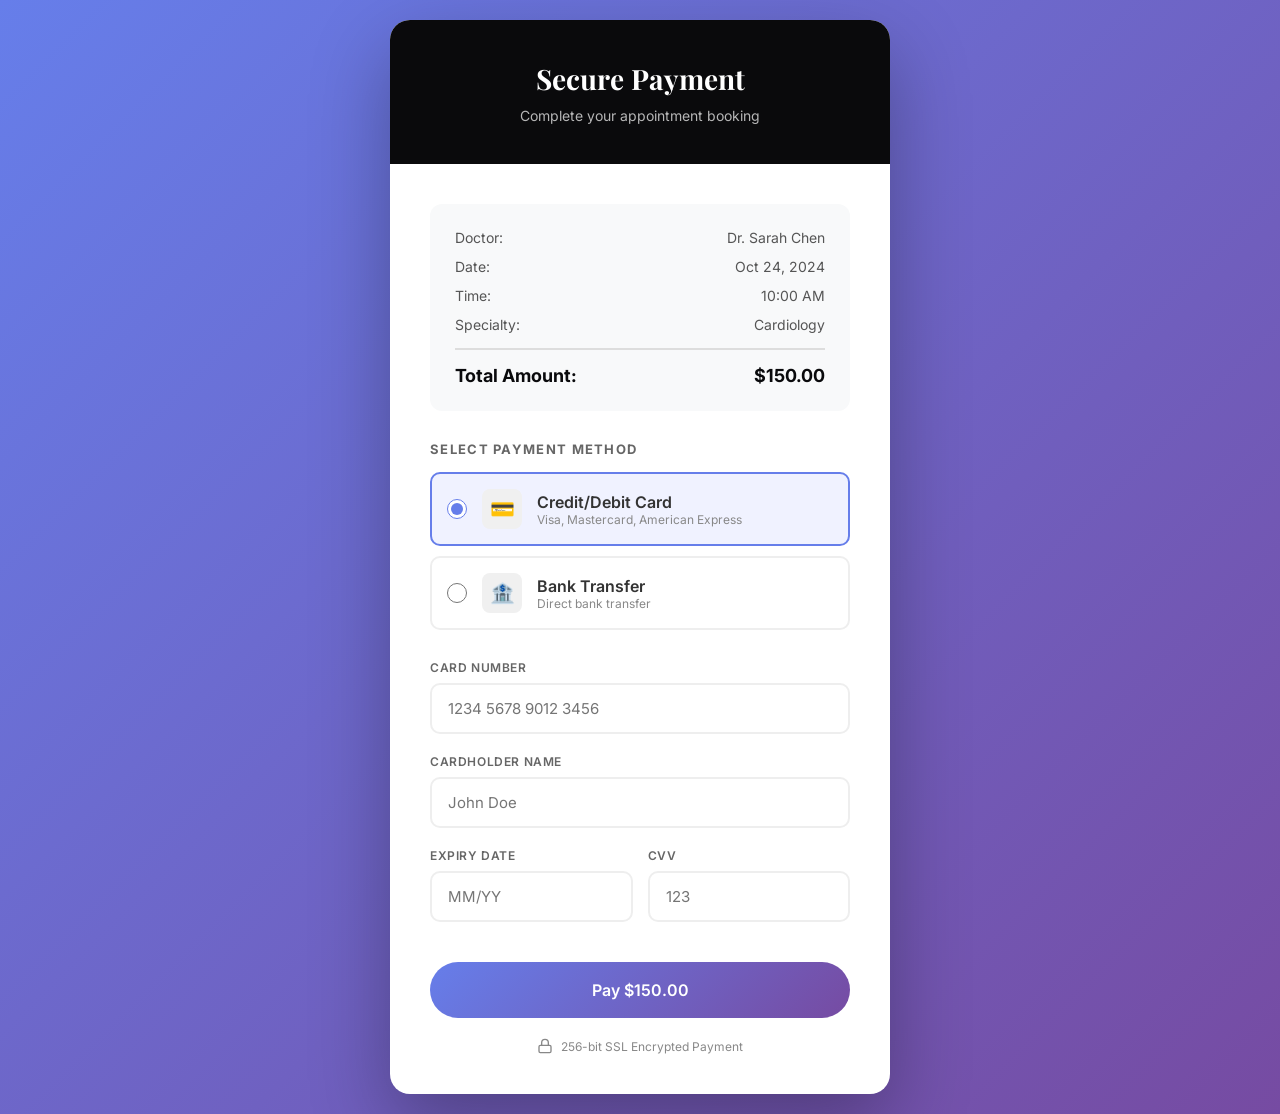
<file: process_payment.html>
<!DOCTYPE html>
<html lang="en">
<head>
    <meta charset="UTF-8">
    <meta name="viewport" content="width=device-width, initial-scale=1.0">
    <title>Payment — Online Hospital</title>
    <link rel="preconnect" href="https://fonts.googleapis.com">
    <link rel="preconnect" href="https://fonts.gstatic.com" crossorigin>
    <link href="https://fonts.googleapis.com/css2?family=Inter:wght@300;400;500;600;700&family=Playfair+Display:ital,wght@0,400;0,600;0,700;1,400&display=swap" rel="stylesheet">
    <link rel="icon" href="data:image/svg+xml,<svg xmlns='http://www.w3.org/2000/svg' viewBox='0 0 100 100'><text y='.9em' font-size='90'>⚕</text></svg>">
    <style>
        * { box-sizing: border-box; margin: 0; padding: 0; }
        body {
            font-family: 'Inter', sans-serif;
            background: linear-gradient(135deg, #667eea 0%, #764ba2 100%);
            min-height: 100vh;
            display: flex;
            align-items: center;
            justify-content: center;
            padding: 20px;
        }
        h1, h2, h3 { font-family: 'Playfair Display', serif; }
        
        .payment-container {
            background: white;
            border-radius: 20px;
            box-shadow: 0 30px 80px rgba(0,0,0,0.3);
            max-width: 500px;
            width: 100%;
            overflow: hidden;
        }
        
        .payment-header {
            background: #0a0a0c;
            color: white;
            padding: 40px;
            text-align: center;
        }
        
        .payment-header h1 {
            font-size: 28px;
            margin-bottom: 10px;
        }
        
        .payment-header p {
            color: rgba(255,255,255,0.7);
            font-size: 14px;
        }
        
        .payment-body {
            padding: 40px;
        }
        
        .order-summary {
            background: #f8f9fa;
            border-radius: 12px;
            padding: 25px;
            margin-bottom: 30px;
        }
        
        .order-summary-row {
            display: flex;
            justify-content: space-between;
            margin-bottom: 12px;
            font-size: 14px;
            color: #555;
        }
        
        .order-summary-row.total {
            border-top: 2px solid #ddd;
            padding-top: 15px;
            margin-top: 15px;
            margin-bottom: 0;
            font-weight: 700;
            font-size: 18px;
            color: #0a0a0c;
        }
        
        .payment-methods {
            margin-bottom: 30px;
        }
        
        .payment-methods h3 {
            font-family: 'Inter', sans-serif;
            font-size: 13px;
            text-transform: uppercase;
            letter-spacing: 0.1em;
            color: #666;
            margin-bottom: 15px;
        }
        
        .method-option {
            display: flex;
            align-items: center;
            gap: 15px;
            padding: 15px;
            border: 2px solid #eee;
            border-radius: 10px;
            margin-bottom: 10px;
            cursor: pointer;
            transition: all 0.3s ease;
        }
        
        .method-option:hover {
            border-color: #667eea;
            background: #f8f9ff;
        }
        
        .method-option.selected {
            border-color: #667eea;
            background: #f0f2ff;
        }
        
        .method-option input[type="radio"] {
            width: 20px;
            height: 20px;
            accent-color: #667eea;
        }
        
        .method-icon {
            width: 40px;
            height: 40px;
            background: #f0f0f0;
            border-radius: 8px;
            display: flex;
            align-items: center;
            justify-content: center;
            font-size: 20px;
        }
        
        .card-details {
            display: none;
            margin-top: 20px;
        }
        
        .card-details.active {
            display: block;
        }
        
        .form-group {
            margin-bottom: 20px;
        }
        
        .form-group label {
            display: block;
            font-size: 12px;
            font-weight: 600;
            color: #666;
            text-transform: uppercase;
            letter-spacing: 0.05em;
            margin-bottom: 8px;
        }
        
        .form-group input {
            width: 100%;
            padding: 14px 16px;
            border: 2px solid #eee;
            border-radius: 10px;
            font-family: 'Inter', sans-serif;
            font-size: 15px;
            outline: none;
            transition: border-color 0.3s ease;
        }
        
        .form-group input:focus {
            border-color: #667eea;
        }
        
        .form-row {
            display: grid;
            grid-template-columns: 1fr 1fr;
            gap: 15px;
        }
        
        .pay-btn {
            width: 100%;
            padding: 18px;
            background: linear-gradient(135deg, #667eea 0%, #764ba2 100%);
            color: white;
            border: none;
            border-radius: 50px;
            font-family: 'Inter', sans-serif;
            font-size: 16px;
            font-weight: 600;
            cursor: pointer;
            transition: all 0.3s ease;
            margin-top: 20px;
        }
        
        .pay-btn:hover {
            transform: translateY(-2px);
            box-shadow: 0 10px 30px rgba(102, 126, 234, 0.4);
        }
        
        .pay-btn:disabled {
            opacity: 0.6;
            cursor: not-allowed;
            transform: none;
        }
        
        .secure-badge {
            display: flex;
            align-items: center;
            justify-content: center;
            gap: 8px;
            margin-top: 20px;
            color: #888;
            font-size: 12px;
        }
        
        .success-message {
            display: none;
            text-align: center;
            padding: 40px;
        }
        
        .success-message.active {
            display: block;
        }
        
        .success-icon {
            width: 80px;
            height: 80px;
            background: #3D8B5F;
            color: white;
            border-radius: 50%;
            display: flex;
            align-items: center;
            justify-content: center;
            font-size: 40px;
            margin: 0 auto 25px;
        }
        
        .success-message h2 {
            font-size: 26px;
            color: #0a0a0c;
            margin-bottom: 10px;
        }
        
        .success-message p {
            color: #666;
            font-size: 15px;
            line-height: 1.6;
        }
        
        .transaction-id {
            background: #f8f9fa;
            padding: 15px;
            border-radius: 8px;
            margin: 20px 0;
            font-family: monospace;
            font-size: 14px;
            color: #333;
        }
        
        .back-btn {
            display: inline-block;
            margin-top: 20px;
            padding: 14px 30px;
            background: #0a0a0c;
            color: white;
            text-decoration: none;
            border-radius: 50px;
            font-weight: 600;
            transition: all 0.3s ease;
        }
        
        .back-btn:hover {
            background: #333;
        }
        
        .loading-spinner {
            display: none;
            width: 40px;
            height: 40px;
            border: 3px solid #f0f0f0;
            border-top-color: #667eea;
            border-radius: 50%;
            animation: spin 1s linear infinite;
            margin: 20px auto;
        }
        
        .loading-spinner.active {
            display: block;
        }
        
        @keyframes spin {
            to { transform: rotate(360deg); }
        }
    </style>
</head>
<body>
    <div class="payment-container">
        <div class="payment-header">
            <h1>Secure Payment</h1>
            <p>Complete your appointment booking</p>
        </div>
        
        <div class="payment-body">
            <!-- Order Summary -->
            <div class="order-summary">
                <div class="order-summary-row">
                    <span>Doctor:</span>
                    <span id="summary-doctor">Dr. Sarah Chen</span>
                </div>
                <div class="order-summary-row">
                    <span>Date:</span>
                    <span id="summary-date">Oct 24, 2024</span>
                </div>
                <div class="order-summary-row">
                    <span>Time:</span>
                    <span id="summary-time">10:00 AM</span>
                </div>
                <div class="order-summary-row">
                    <span>Specialty:</span>
                    <span id="summary-specialty">Cardiology</span>
                </div>
                <div class="order-summary-row total">
                    <span>Total Amount:</span>
                    <span id="summary-amount">$150.00</span>
                </div>
            </div>
            
            <!-- Payment Form -->
            <form id="payment-form" onsubmit="processPayment(event)">
                <div class="payment-methods">
                    <h3>Select Payment Method</h3>
                    
                    <label class="method-option selected">
                        <input type="radio" name="payment_method" value="card" checked onchange="toggleCardDetails()">
                        <div class="method-icon">💳</div>
                        <div>
                            <div style="font-weight: 600; color: #333;">Credit/Debit Card</div>
                            <div style="font-size: 12px; color: #888;">Visa, Mastercard, American Express</div>
                        </div>
                    </label>
                    
                    <label class="method-option">
                        <input type="radio" name="payment_method" value="bank_transfer" onchange="toggleCardDetails()">
                        <div class="method-icon">🏦</div>
                        <div>
                            <div style="font-weight: 600; color: #333;">Bank Transfer</div>
                            <div style="font-size: 12px; color: #888;">Direct bank transfer</div>
                        </div>
                    </label>
                </div>
                
                <div class="card-details active" id="card-details">
                    <div class="form-group">
                        <label>Card Number</label>
                        <input type="text" id="card-number" placeholder="1234 5678 9012 3456" maxlength="19" required>
                    </div>
                    
                    <div class="form-group">
                        <label>Cardholder Name</label>
                        <input type="text" id="card-name" placeholder="John Doe" required>
                    </div>
                    
                    <div class="form-row">
                        <div class="form-group">
                            <label>Expiry Date</label>
                            <input type="text" id="card-expiry" placeholder="MM/YY" maxlength="5" required>
                        </div>
                        <div class="form-group">
                            <label>CVV</label>
                            <input type="text" id="card-cvv" placeholder="123" maxlength="4" required>
                        </div>
                    </div>
                </div>
                
                <button type="submit" class="pay-btn" id="pay-btn">
                    Pay $<span id="btn-amount">150.00</span>
                </button>
                
                <div class="loading-spinner" id="loading-spinner"></div>
                
                <div class="secure-badge">
                    <svg width="16" height="16" viewBox="0 0 24 24" fill="none" stroke="currentColor" stroke-width="2">
                        <rect x="3" y="11" width="18" height="11" rx="2" ry="2"/>
                        <path d="M7 11V7a5 5 0 0 1 10 0v4"/>
                    </svg>
                    <span>256-bit SSL Encrypted Payment</span>
                </div>
            </form>
            
            <!-- Success Message -->
            <div class="success-message" id="success-message">
                <div class="success-icon">✓</div>
                <h2>Payment Successful!</h2>
                <p>Your appointment has been confirmed and paid for.</p>
                <div class="transaction-id">
                    Transaction ID: <strong id="transaction-id">TXN12345678</strong>
                </div>
                <p style="margin-top: 20px;">A confirmation email has been sent to your registered email address.</p>
                <a href="patient-dashboard.html" class="back-btn">Back to Dashboard</a>
            </div>
        </div>
    </div>
    
    <script>
        // Get payment details from URL or use demo data
        const urlParams = new URLSearchParams(window.location.search);
        const paymentId = urlParams.get('payment_id');
        
        // Demo appointment data (in production, fetch from API)
        const appointmentData = {
            doctor_name: 'Dr. Sarah Chen',
            specialty: 'Cardiology',
            date: '2024-10-24',
            time: '10:00',
            amount: 150.00
        };
        
        // Populate summary
        document.getElementById('summary-doctor').textContent = appointmentData.doctor_name;
        document.getElementById('summary-date').textContent = formatDate(appointmentData.date);
        document.getElementById('summary-time').textContent = formatTime(appointmentData.time);
        document.getElementById('summary-specialty').textContent = appointmentData.specialty;
        document.getElementById('summary-amount').textContent = '$' + appointmentData.amount.toFixed(2);
        document.getElementById('btn-amount').textContent = appointmentData.amount.toFixed(2);
        
        function toggleCardDetails() {
            const method = document.querySelector('input[name="payment_method"]:checked').value;
            const cardDetails = document.getElementById('card-details');
            
            if (method === 'card') {
                cardDetails.classList.add('active');
            } else {
                cardDetails.classList.remove('active');
            }
        }
        
        function processPayment(event) {
            event.preventDefault();
            
            const btn = document.getElementById('pay-btn');
            const spinner = document.getElementById('loading-spinner');
            
            btn.disabled = true;
            btn.textContent = 'Processing...';
            spinner.classList.add('active');
            
            // Simulate payment processing (in production: call API)
            setTimeout(() => {
                // Generate random transaction ID
                const transactionId = 'TXN' + Math.random().toString(36).substr(2, 9).toUpperCase();
                
                // Hide form, show success
                document.getElementById('payment-form').style.display = 'none';
                document.getElementById('success-message').classList.add('active');
                document.getElementById('transaction-id').textContent = transactionId;
                
                console.log('Payment processed:', {
                    payment_id: paymentId,
                    transaction_id: transactionId,
                    amount: appointmentData.amount
                });
            }, 2000);
        }
        
        function formatDate(dateStr) {
            const date = new Date(dateStr);
            return date.toLocaleDateString('en-US', { month: 'short', day: 'numeric', year: 'numeric' });
        }
        
        function formatTime(timeStr) {
            const [hours, minutes] = timeStr.split(':');
            const hour = parseInt(hours);
            const ampm = hour >= 12 ? 'PM' : 'AM';
            const displayHour = hour % 12 || 12;
            return `${displayHour}:${minutes} ${ampm}`;
        }
        
        // Format card number with spaces
        document.getElementById('card-number').addEventListener('input', function(e) {
            let value = e.target.value.replace(/\s/g, '');
            let formatted = value.match(/.{1,4}/g)?.join(' ') || value;
            e.target.value = formatted;
        });
        
        // Format expiry date
        document.getElementById('card-expiry').addEventListener('input', function(e) {
            let value = e.target.value.replace(/\D/g, '');
            if (value.length >= 2) {
                value = value.substr(0, 2) + '/' + value.substr(2, 2);
            }
            e.target.value = value;
        });
    </script>
</body>
</html>
</file>
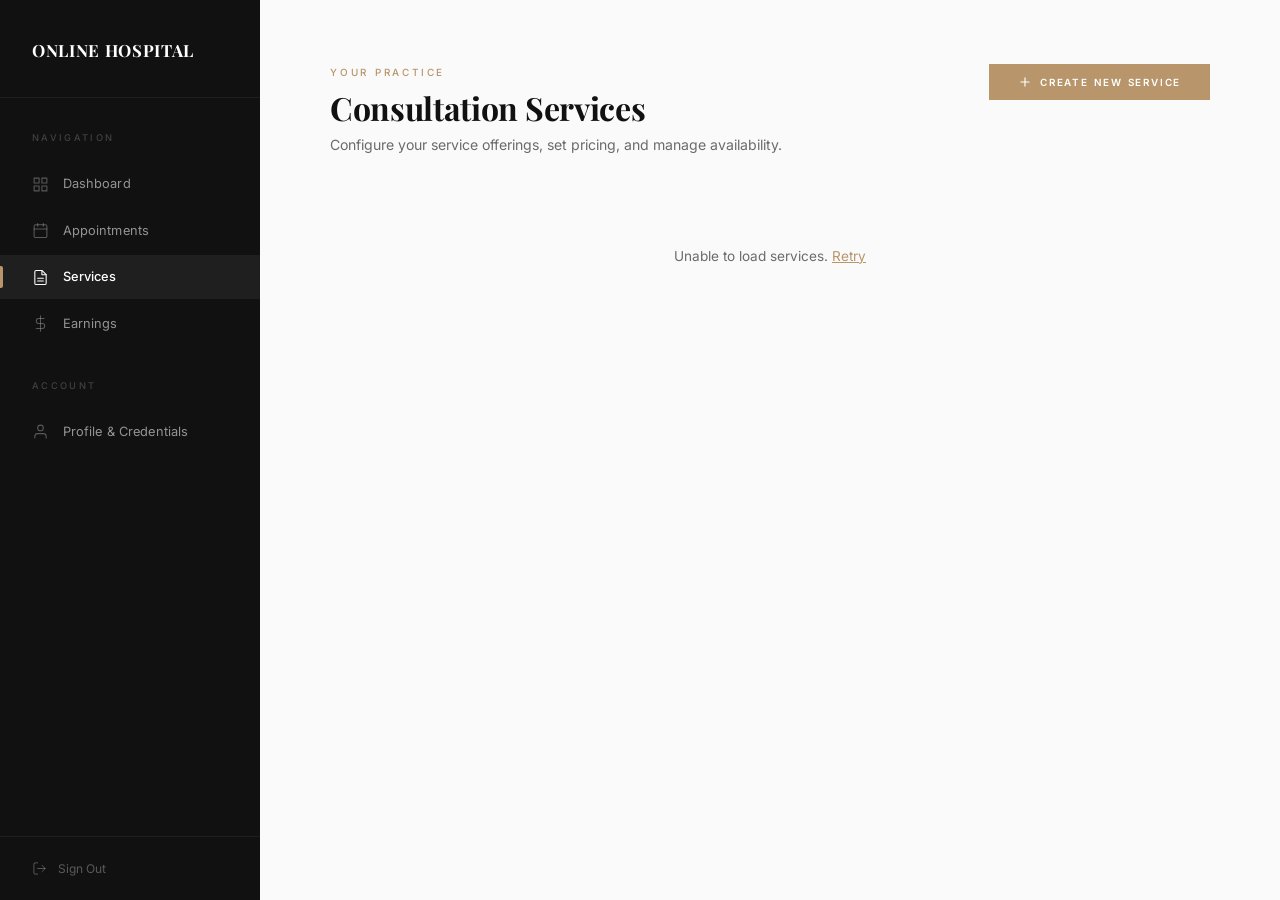
<file: services.html>
<!DOCTYPE html>
<html lang="en">

<head>
    <meta charset="UTF-8">
    <meta name="viewport" content="width=device-width, initial-scale=1.0">
    <title>Consultation Services — Online Hospital</title>
    <meta name="description" content="Configure and manage your consultation services. Set pricing, availability, and service descriptions.">

    <!-- Fonts -->
    <link rel="preconnect" href="https://fonts.googleapis.com">
    <link rel="preconnect" href="https://fonts.gstatic.com" crossorigin>
    <link href="https://fonts.googleapis.com/css2?family=Inter:wght@300;400;500;600;700&family=Playfair+Display:ital,wght@0,400;0,600;0,700;1,400&display=swap" rel="stylesheet">

    <!-- Favicon -->
    <link rel="icon" href="data:image/svg+xml,<svg xmlns='http://www.w3.org/2000/svg' viewBox='0 0 100 100'><text y='.9em' font-size='90'>⚕</text></svg>">

    <style>
        /* ═══════════════════════════════════════════════════════
           SERVICES — Luxury Concierge Aesthetic
           ═══════════════════════════════════════════════════════ */

        *, *::before, *::after { margin: 0; padding: 0; box-sizing: border-box; }

        html {
            font-size: 16px;
            -webkit-font-smoothing: antialiased;
            -moz-osx-font-smoothing: grayscale;
        }

        ::selection { background: #B8956A; color: #FFFFFF; }

        :root {
            --color-bg:             #FAFAFA;
            --color-bg-pure:        #FFFFFF;
            --color-bg-sidebar:     #111111;
            --color-text:           #111111;
            --color-text-muted:     #6B6B6B;
            --color-text-light:     #999999;
            --color-text-sidebar:   rgba(255, 255, 255, 0.55);
            --color-accent:         #1A1A2E;
            --color-accent-warm:    #B8956A;
            --color-accent-gold:    #C9A96E;
            --color-accent-taupe:   #C4B5A0;
            --color-border:         #E8E4DF;
            --color-border-light:   #F0ECE8;
            --color-success:        #3D8B5F;
            --color-success-bg:     #F0F9F4;
            --color-pending:        #9A8355;
            --color-pending-bg:     #FBF8F1;
            --color-pending-border: #E8DFC8;
            --color-error:          #C43E3E;
            --color-error-bg:       #FEF2F2;

            --font-serif: 'Playfair Display', 'Georgia', serif;
            --font-sans:  'Inter', 'Helvetica Neue', Arial, sans-serif;

            --space-xs: 0.5rem; --space-sm: 1rem; --space-md: 1.5rem;
            --space-lg: 2.5rem; --space-xl: 4rem;
            --sidebar-width: 260px;
            --ease-smooth: cubic-bezier(0.4, 0, 0.2, 1);
            --ease-out:    cubic-bezier(0.25, 0.46, 0.45, 0.94);
        }

        body {
            font-family: var(--font-sans); color: var(--color-text);
            background-color: var(--color-bg); line-height: 1.7; overflow-x: hidden;
        }

        .dashboard { display: flex; min-height: 100vh; }


        /* ── Sidebar (identical) ─────────────────────────── */
        .sidebar {
            position: fixed; top: 0; left: 0; bottom: 0;
            width: var(--sidebar-width);
            background-color: var(--color-bg-sidebar);
            display: flex; flex-direction: column; z-index: 100;
            transition: transform 0.4s var(--ease-smooth);
        }

        .sidebar__brand {
            padding: 2.25rem 2rem 2rem;
            border-bottom: 1px solid rgba(255, 255, 255, 0.06);
        }

        .sidebar__brand a {
            font-family: var(--font-serif); font-weight: 700;
            font-size: 1.05rem; letter-spacing: 0.04em;
            color: var(--color-bg-pure); text-decoration: none;
        }

        .sidebar__nav { flex: 1; padding: 2rem 0; overflow-y: auto; }

        .sidebar__label {
            font-family: var(--font-sans); font-weight: 500;
            font-size: 0.58rem; letter-spacing: 0.25em;
            text-transform: uppercase; color: rgba(255, 255, 255, 0.2);
            padding: 0 2rem; margin-bottom: 1rem;
        }

        .sidebar__menu {
            list-style: none; display: flex; flex-direction: column; gap: 0.15rem;
        }

        .sidebar__link {
            display: flex; align-items: center; gap: 0.85rem;
            padding: 0.7rem 2rem;
            font-family: var(--font-sans); font-weight: 400; font-size: 0.8rem;
            color: var(--color-text-sidebar); text-decoration: none;
            transition: all 0.25s var(--ease-smooth);
            position: relative; letter-spacing: 0.01em;
        }

        .sidebar__link::before {
            content: '';
            position: absolute; left: 0; top: 50%; transform: translateY(-50%);
            width: 3px; height: 0; background: var(--color-accent-warm);
            border-radius: 0 2px 2px 0;
            transition: height 0.25s var(--ease-smooth);
        }

        .sidebar__link:hover {
            color: rgba(255, 255, 255, 0.9);
            background: rgba(255, 255, 255, 0.04);
        }

        .sidebar__link--active {
            color: var(--color-bg-pure); font-weight: 500;
            background: rgba(255, 255, 255, 0.06);
        }

        .sidebar__link--active::before { height: 22px; }

        .sidebar__icon { width: 17px; height: 17px; opacity: 0.55; flex-shrink: 0; }
        .sidebar__link--active .sidebar__icon { opacity: 1; }

        .sidebar__footer {
            padding: 1.5rem 2rem;
            border-top: 1px solid rgba(255, 255, 255, 0.06);
        }

        .sidebar__logout {
            display: flex; align-items: center; gap: 0.7rem;
            font-family: var(--font-sans); font-size: 0.75rem;
            color: rgba(255, 255, 255, 0.3);
            text-decoration: none; transition: color 0.3s var(--ease-smooth);
            background: none; border: none; cursor: pointer; padding: 0;
        }

        .sidebar__logout:hover { color: rgba(255, 255, 255, 0.65); }


        /* ── Main ────────────────────────────────────────── */
        .main {
            flex: 1; margin-left: var(--sidebar-width); min-height: 100vh;
        }

        .main__inner {
            max-width: 960px; margin: 0 auto;
            padding: var(--space-xl) var(--space-lg);
        }


        /* ── Page Header ─────────────────────────────────── */
        .page-header {
            display: flex; align-items: flex-start;
            justify-content: space-between;
            margin-bottom: var(--space-lg);
            opacity: 0; transform: translateY(14px);
            animation: fadeInUp 0.65s var(--ease-smooth) 0.1s forwards;
            flex-wrap: wrap; gap: 1rem;
        }

        .page-header__text {}

        .page-header__overline {
            font-family: var(--font-sans); font-weight: 500;
            font-size: 0.62rem; letter-spacing: 0.28em;
            text-transform: uppercase; color: var(--color-accent-warm);
            margin-bottom: 0.5rem; display: block;
        }

        .page-header__title {
            font-family: var(--font-serif); font-weight: 700;
            font-size: clamp(1.5rem, 3vw, 2rem);
            line-height: 1.2; letter-spacing: -0.01em;
            color: var(--color-text); margin-bottom: 0.35rem;
        }

        .page-header__desc {
            font-family: var(--font-sans); font-size: 0.88rem;
            color: var(--color-text-muted); font-weight: 400;
        }


        /* ── Service Card ────────────────────────────────── */
        .service-card {
            background: var(--color-bg-pure);
            border: 1px solid var(--color-border-light);
            padding: 2rem;
            transition: all 0.4s var(--ease-smooth);
        }

        .service-card:hover {
            box-shadow: 0 12px 40px rgba(0, 0, 0, 0.05);
            transform: translateY(-2px);
        }

        .service-card + .service-card { margin-top: 1.5rem; }

        .service-card__header {
            display: flex; align-items: flex-start;
            justify-content: space-between;
            margin-bottom: 1.5rem; gap: 1rem;
        }

        .service-card__icon {
            width: 44px; height: 44px; border-radius: 50%;
            background: #F7F4F0; color: var(--color-accent-warm);
            display: flex; align-items: center; justify-content: center;
            flex-shrink: 0;
        }

        .service-card__badge {
            display: inline-block; padding: 0.2rem 0.65rem;
            font-family: var(--font-sans); font-size: 0.58rem;
            font-weight: 600; letter-spacing: 0.1em;
            text-transform: uppercase; border-radius: 2px;
            background: var(--color-success-bg);
            color: var(--color-success); border: 1px solid #C8E6D5;
        }

        .service-card__title {
            font-family: var(--font-serif); font-weight: 600;
            font-size: 1.15rem; color: var(--color-text);
            margin-bottom: 0.35rem;
        }

        .service-card__desc {
            font-size: 0.85rem; color: var(--color-text-muted);
            line-height: 1.6; margin-bottom: 1.5rem;
            max-width: 560px;
        }

        .service-card__meta {
            display: flex; align-items: center; gap: 2rem;
            padding: 1.25rem 0; margin-bottom: 1.5rem;
            border-top: 1px solid var(--color-border-light);
            border-bottom: 1px solid var(--color-border-light);
        }

        .service-card__meta-label {
            display: block;
            font-family: var(--font-sans); font-weight: 500;
            font-size: 0.58rem; letter-spacing: 0.18em;
            text-transform: uppercase; color: var(--color-text-light);
            margin-bottom: 0.25rem;
        }

        .service-card__meta-value {
            font-family: var(--font-serif); font-weight: 700;
            font-size: 1.15rem; color: var(--color-text);
        }

        .service-card__meta-value span {
            font-family: var(--font-sans); font-weight: 400;
            font-size: 0.78rem; color: var(--color-text-light);
        }

        .service-card__actions { display: flex; gap: 0.85rem; }

        .service-card__date {
            font-size: 0.72rem; color: var(--color-text-light);
            margin-top: 1rem;
        }


        /* ── Buttons ─────────────────────────────────────── */
        .btn {
            display: inline-flex; align-items: center; gap: 0.5rem;
            padding: 0.7rem 1.8rem;
            font-family: var(--font-sans); font-weight: 600;
            font-size: 0.62rem; letter-spacing: 0.18em;
            text-transform: uppercase; cursor: pointer;
            transition: all 0.35s var(--ease-smooth); border: none;
        }

        .btn--primary {
            background: var(--color-text); color: var(--color-bg-pure);
        }

        .btn--primary:hover { background: var(--color-accent); }

        .btn--gold {
            background: var(--color-accent-warm); color: var(--color-bg-pure);
        }

        .btn--gold:hover { background: #A07B52; }

        .btn--outline {
            background: transparent; color: var(--color-text);
            border: 1px solid var(--color-border);
        }

        .btn--outline:hover {
            border-color: var(--color-text); background: #FDFCFB;
        }

        .btn--danger-outline {
            background: transparent; color: var(--color-error);
            border: 1px solid #F0D0D0;
        }

        .btn--danger-outline:hover {
            background: var(--color-error-bg);
            border-color: var(--color-error);
        }

        .btn:disabled {
            opacity: 0.5; cursor: not-allowed;
        }


        /* ── Create Service Form (Modal-Drawer) ──────────── */
        .form-drawer {
            display: none;
            background: var(--color-bg-pure);
            border: 1px solid var(--color-border-light);
            padding: 2rem;
            margin-bottom: 1.5rem;
            opacity: 0; transform: translateY(14px);
        }

        .form-drawer--open {
            display: block;
            animation: fadeInUp 0.45s var(--ease-smooth) forwards;
        }

        .form-drawer__header {
            display: flex; align-items: center;
            justify-content: space-between;
            margin-bottom: 1.75rem; gap: 1rem;
        }

        .form-drawer__title {
            font-family: var(--font-serif); font-weight: 700;
            font-size: 1.15rem; color: var(--color-text);
        }

        .form-drawer__close {
            background: none; border: none; cursor: pointer;
            font-size: 1.3rem; color: var(--color-text-light);
            transition: color 0.3s var(--ease-smooth);
            padding: 0; line-height: 1;
        }

        .form-drawer__close:hover { color: var(--color-text); }

        .form-row {
            display: grid;
            grid-template-columns: 1fr 1fr;
            gap: 1.5rem;
            margin-bottom: 1.5rem;
        }

        .form-group {
            margin-bottom: 1.5rem;
        }

        .form-row .form-group { margin-bottom: 0; }

        .form-label {
            display: block;
            font-family: var(--font-sans); font-weight: 500;
            font-size: 0.62rem; letter-spacing: 0.14em;
            text-transform: uppercase;
            color: var(--color-text-muted);
            margin-bottom: 0.5rem;
        }

        .form-input, .form-textarea {
            width: 100%; padding: 0.875rem 0;
            border: none;
            border-bottom: 1px solid var(--color-border);
            background: transparent;
            font-family: var(--font-sans);
            font-size: 0.92rem; font-weight: 400;
            color: var(--color-text); outline: none;
            transition: border-color 0.3s var(--ease-smooth);
        }

        .form-input::placeholder, .form-textarea::placeholder {
            color: var(--color-text-light); font-weight: 300;
        }

        .form-input:focus, .form-textarea:focus {
            border-bottom-color: var(--color-text);
        }

        .form-textarea {
            resize: vertical; min-height: 80px;
            line-height: 1.6;
        }

        .form-error {
            margin-top: 0.75rem; padding: 0.75rem 1rem;
            background: var(--color-error-bg);
            border-left: 3px solid var(--color-error);
            font-size: 0.82rem; color: var(--color-error);
            line-height: 1.5; display: none;
        }

        .form-error--visible { display: block; }

        .form-actions {
            display: flex; gap: 0.85rem; margin-top: 0.5rem;
        }


        /* ── Services List Container ─────────────────────── */
        #services-list {
            display: flex; flex-direction: column; gap: 1.5rem;
        }


        /* ── Add Service Card (used as trigger) ──────────── */
        .add-card {
            background: var(--color-bg-pure);
            border: 1.5px dashed var(--color-border);
            padding: 3rem 2rem; text-align: center;
            cursor: pointer; transition: all 0.4s var(--ease-smooth);
        }

        .add-card:hover {
            border-color: var(--color-accent-warm);
            border-style: solid; background: #FDFCFB;
            transform: translateY(-2px);
            box-shadow: 0 8px 28px rgba(184, 149, 106, 0.08);
        }

        .add-card__icon {
            width: 48px; height: 48px; margin: 0 auto 1rem;
            border-radius: 50%; background: var(--color-bg);
            display: flex; align-items: center; justify-content: center;
            color: var(--color-accent-warm); font-size: 1.2rem;
            transition: all 0.3s var(--ease-smooth);
        }

        .add-card:hover .add-card__icon {
            background: rgba(184, 149, 106, 0.12); transform: scale(1.05);
        }

        .add-card__title {
            font-family: var(--font-serif); font-weight: 600;
            font-size: 1rem; color: var(--color-text); margin-bottom: 0.35rem;
        }

        .add-card__text {
            font-size: 0.8rem; color: var(--color-text-light); line-height: 1.55;
        }


        /* ── Empty State ─────────────────────────────────── */
        .empty-state {
            text-align: center; padding: 4rem 2rem;
            background: var(--color-bg-pure);
            border: 1px solid var(--color-border-light);
        }

        .empty-state__icon {
            width: 56px; height: 56px; margin: 0 auto 1.25rem;
            border-radius: 50%; background: var(--color-bg);
            display: flex; align-items: center; justify-content: center;
            color: var(--color-accent-taupe);
        }

        .empty-state__title {
            font-family: var(--font-serif); font-weight: 600;
            font-size: 1.1rem; color: var(--color-text);
            margin-bottom: 0.4rem;
        }

        .empty-state__text {
            font-size: 0.85rem; color: var(--color-text-light);
            max-width: 360px; margin: 0 auto; line-height: 1.6;
        }


        /* ── Loading ─────────────────────────────────────── */
        .loading-inline {
            display: flex; align-items: center; justify-content: center;
            padding: 3rem; gap: 0.75rem;
        }

        .loading-inline__spinner {
            width: 18px; height: 18px;
            border: 2px solid var(--color-border);
            border-top-color: var(--color-accent-warm);
            border-radius: 50%; animation: spin 0.8s linear infinite;
        }

        .loading-inline__text {
            font-size: 0.72rem; letter-spacing: 0.12em;
            text-transform: uppercase; color: var(--color-text-light);
        }


        /* ── Toast ───────────────────────────────────────── */
        .toast {
            position: fixed; bottom: 2rem; right: 2rem;
            background: var(--color-text); color: var(--color-bg-pure);
            padding: 0.85rem 1.5rem;
            font-family: var(--font-sans); font-size: 0.82rem;
            font-weight: 500; z-index: 1000;
            opacity: 0; transform: translateY(12px);
            transition: all 0.4s var(--ease-smooth);
            pointer-events: none;
        }

        .toast--visible {
            opacity: 1; transform: translateY(0);
        }

        .toast--success { background: var(--color-success); }
        .toast--error   { background: var(--color-error); }


        /* ── Mobile ──────────────────────────────────────── */
        .mobile-toggle {
            display: none; position: fixed; top: 1.25rem; left: 1.25rem;
            z-index: 200; width: 40px; height: 40px;
            background: var(--color-bg-pure); border: 1px solid var(--color-border);
            align-items: center; justify-content: center;
            cursor: pointer; flex-direction: column; gap: 4px; padding: 0;
        }

        .mobile-toggle span {
            display: block; width: 16px; height: 1.5px;
            background: var(--color-text); transition: all 0.3s var(--ease-smooth);
        }

        .sidebar-overlay {
            display: none; position: fixed; inset: 0;
            background: rgba(0, 0, 0, 0.4); z-index: 90;
            opacity: 0; transition: opacity 0.3s var(--ease-smooth);
        }

        .sidebar-overlay--visible { opacity: 1; }

        @keyframes fadeInUp {
            to { opacity: 1; transform: translateY(0); }
        }

        @keyframes spin {
            to { transform: rotate(360deg); }
        }

        @media (max-width: 1024px) { :root { --sidebar-width: 220px; } }

        @media (max-width: 768px) {
            .mobile-toggle { display: flex; }
            .sidebar { transform: translateX(-100%); }
            .sidebar--open { transform: translateX(0); }
            .main { margin-left: 0; }
            .main__inner { padding: 5rem 1.25rem 2.5rem; }
            .sidebar-overlay--visible { display: block; }
            .service-card__meta { flex-direction: column; gap: 1rem; }
            .form-row { grid-template-columns: 1fr; }
            .page-header { flex-direction: column; }
        }

        @media (max-width: 480px) {
            .main__inner { padding: 4.5rem 1rem 2rem; }
            .service-card__actions { flex-direction: column; }
            .btn { width: 100%; justify-content: center; }
        }
    </style>
</head>

<body>
    <button class="mobile-toggle" id="mobile-toggle" aria-label="Toggle navigation">
        <span></span><span></span><span></span>
    </button>
    <div class="sidebar-overlay" id="sidebar-overlay"></div>

    <div class="dashboard">

        <!-- ═══ SIDEBAR ═══ -->
        <aside class="sidebar" id="sidebar">
            <div class="sidebar__brand">
                <a href="index.html">ONLINE HOSPITAL</a>
            </div>
            <nav class="sidebar__nav">
                <p class="sidebar__label">Navigation</p>
                <ul class="sidebar__menu">
                    <li>
                        <a href="doctor-dashboard.html" class="sidebar__link">
                            <svg class="sidebar__icon" viewBox="0 0 24 24" fill="none" stroke="currentColor" stroke-width="1.5" stroke-linecap="round" stroke-linejoin="round"><rect x="3" y="3" width="7" height="7"/><rect x="14" y="3" width="7" height="7"/><rect x="3" y="14" width="7" height="7"/><rect x="14" y="14" width="7" height="7"/></svg>
                            Dashboard
                        </a>
                    </li>
                    <li>
                        <a href="appointments.html" class="sidebar__link">
                            <svg class="sidebar__icon" viewBox="0 0 24 24" fill="none" stroke="currentColor" stroke-width="1.5" stroke-linecap="round" stroke-linejoin="round"><rect x="3" y="4" width="18" height="18" rx="2" ry="2"/><line x1="16" y1="2" x2="16" y2="6"/><line x1="8" y1="2" x2="8" y2="6"/><line x1="3" y1="10" x2="21" y2="10"/></svg>
                            Appointments
                        </a>
                    </li>
                    <li>
                        <a href="services.html" class="sidebar__link sidebar__link--active">
                            <svg class="sidebar__icon" viewBox="0 0 24 24" fill="none" stroke="currentColor" stroke-width="1.5" stroke-linecap="round" stroke-linejoin="round"><path d="M14 2H6a2 2 0 0 0-2 2v16a2 2 0 0 0 2 2h12a2 2 0 0 0 2-2V8z"/><polyline points="14 2 14 8 20 8"/><line x1="16" y1="13" x2="8" y2="13"/><line x1="16" y1="17" x2="8" y2="17"/></svg>
                            Services
                        </a>
                    </li>
                    <li>
                        <a href="earnings.html" class="sidebar__link">
                            <svg class="sidebar__icon" viewBox="0 0 24 24" fill="none" stroke="currentColor" stroke-width="1.5" stroke-linecap="round" stroke-linejoin="round"><line x1="12" y1="1" x2="12" y2="23"/><path d="M17 5H9.5a3.5 3.5 0 0 0 0 7h5a3.5 3.5 0 0 1 0 7H6"/></svg>
                            Earnings
                        </a>
                    </li>
                </ul>
                <p class="sidebar__label" style="margin-top: 2rem;">Account</p>
                <ul class="sidebar__menu">
                    <li>
                        <a href="#" class="sidebar__link">
                            <svg class="sidebar__icon" viewBox="0 0 24 24" fill="none" stroke="currentColor" stroke-width="1.5" stroke-linecap="round" stroke-linejoin="round"><path d="M20 21v-2a4 4 0 0 0-4-4H8a4 4 0 0 0-4 4v2"/><circle cx="12" cy="7" r="4"/></svg>
                            Profile &amp; Credentials
                        </a>
                    </li>
                </ul>
            </nav>
            <div class="sidebar__footer">
                <button class="sidebar__logout" id="btn-logout">
                    <svg width="15" height="15" viewBox="0 0 24 24" fill="none" stroke="currentColor" stroke-width="1.5" stroke-linecap="round" stroke-linejoin="round"><path d="M9 21H5a2 2 0 0 1-2-2V5a2 2 0 0 1 2-2h4"/><polyline points="16 17 21 12 16 7"/><line x1="21" y1="12" x2="9" y2="12"/></svg>
                    Sign Out
                </button>
            </div>
        </aside>


        <!-- ═══ MAIN CONTENT ═══ -->
        <main class="main">
            <div class="main__inner">

                <!-- Header with Create Button -->
                <header class="page-header">
                    <div class="page-header__text">
                        <span class="page-header__overline">Your Practice</span>
                        <h1 class="page-header__title">Consultation Services</h1>
                        <p class="page-header__desc">Configure your service offerings, set pricing, and manage availability.</p>
                    </div>
                    <button class="btn btn--gold" id="btn-create-service">
                        <svg width="14" height="14" viewBox="0 0 24 24" fill="none" stroke="currentColor" stroke-width="2" stroke-linecap="round"><line x1="12" y1="5" x2="12" y2="19"/><line x1="5" y1="12" x2="19" y2="12"/></svg>
                        Create New Service
                    </button>
                </header>


                <!-- ═══ CREATE SERVICE FORM (Hidden by default) ═══ -->
                <div class="form-drawer" id="form-drawer">
                    <div class="form-drawer__header">
                        <h2 class="form-drawer__title">New Consultation Service</h2>
                        <button class="form-drawer__close" id="btn-close-form" aria-label="Close form">&times;</button>
                    </div>

                    <form id="create-service-form" novalidate>
                        <div class="form-group">
                            <label for="svc-title" class="form-label">Service Title</label>
                            <input type="text" id="svc-title" name="title" class="form-input"
                                   placeholder="e.g. Standard Video Consultation" required maxlength="255">
                        </div>

                        <div class="form-group">
                            <label for="svc-desc" class="form-label">Description</label>
                            <textarea id="svc-desc" name="description" class="form-textarea"
                                      placeholder="Describe what this consultation includes…" rows="3"></textarea>
                        </div>

                        <div class="form-row">
                            <div class="form-group">
                                <label for="svc-duration" class="form-label">Duration (Minutes)</label>
                                <input type="number" id="svc-duration" name="duration" class="form-input"
                                       placeholder="30" min="5" max="480" required>
                            </div>
                            <div class="form-group">
                                <label for="svc-price" class="form-label">Price (USD)</label>
                                <input type="number" id="svc-price" name="price" class="form-input"
                                       placeholder="75.00" min="0" max="99999" step="0.01" required>
                            </div>
                        </div>

                        <div class="form-error" id="form-error" role="alert"></div>

                        <div class="form-actions">
                            <button type="submit" class="btn btn--primary" id="btn-submit-service">
                                Publish Service
                            </button>
                            <button type="button" class="btn btn--outline" id="btn-cancel-form">Cancel</button>
                        </div>
                    </form>
                </div>


                <!-- ═══ SERVICES LIST (Dynamically rendered) ═══ -->
                <div id="services-list">
                    <div class="loading-inline" id="services-loading">
                        <div class="loading-inline__spinner"></div>
                        <span class="loading-inline__text">Loading services</span>
                    </div>
                </div>

            </div>
        </main>

    </div>

    <!-- Toast notification -->
    <div class="toast" id="toast"></div>


    <!-- ═══ JAVASCRIPT ═══ -->
    <script>
    (function () {
        'use strict';

        // ── Config ─────────────────────────────────────────
        const API_PROFILE_URL  = 'api/doctor_profile.php';
        const API_SERVICES_URL = 'api/services.php';
        const LOGIN_REDIRECT   = 'login.html';


        // ── DOM ────────────────────────────────────────────
        const sidebar         = document.getElementById('sidebar');
        const mobileToggle    = document.getElementById('mobile-toggle');
        const sidebarOverlay  = document.getElementById('sidebar-overlay');
        const formDrawer      = document.getElementById('form-drawer');
        const serviceForm     = document.getElementById('create-service-form');
        const servicesList    = document.getElementById('services-list');
        const servicesLoading = document.getElementById('services-loading');
        const formError       = document.getElementById('form-error');
        const btnCreate       = document.getElementById('btn-create-service');
        const btnCloseForm    = document.getElementById('btn-close-form');
        const btnCancelForm   = document.getElementById('btn-cancel-form');
        const btnSubmit       = document.getElementById('btn-submit-service');
        const toastEl         = document.getElementById('toast');


        // ── 1. Auth Guard ──────────────────────────────────
        async function checkAuth() {
            try {
                const res = await fetch(API_PROFILE_URL, {
                    method: 'GET',
                    credentials: 'same-origin',
                    headers: { 'Accept': 'application/json' }
                });
                if (res.status === 401) {
                    window.location.href = LOGIN_REDIRECT;
                }
            } catch (err) {
                console.error('Auth check failed:', err);
            }
        }


        // ── 2. Fetch & Render Services ─────────────────────
        async function loadServices() {
            servicesLoading.style.display = 'flex';

            try {
                const res = await fetch(API_SERVICES_URL, {
                    method: 'GET',
                    credentials: 'same-origin',
                    headers: { 'Accept': 'application/json' }
                });

                if (res.status === 401) {
                    window.location.href = LOGIN_REDIRECT;
                    return;
                }

                if (!res.ok) throw new Error('Failed to load services.');

                const data = await res.json();
                renderServices(data.services || []);

            } catch (err) {
                console.error('Load services error:', err);
                servicesLoading.innerHTML = `
                    <p style="font-size:0.85rem; color:var(--color-text-muted);">
                        Unable to load services. <a href="#" onclick="location.reload()" style="color:var(--color-accent-warm);">Retry</a>
                    </p>`;
            }
        }

        function renderServices(services) {
            servicesList.innerHTML = '';

            if (services.length === 0) {
                servicesList.innerHTML = `
                    <div class="empty-state">
                        <div class="empty-state__icon">
                            <svg width="24" height="24" viewBox="0 0 24 24" fill="none" stroke="currentColor" stroke-width="1.5" stroke-linecap="round" stroke-linejoin="round"><path d="M14 2H6a2 2 0 0 0-2 2v16a2 2 0 0 0 2 2h12a2 2 0 0 0 2-2V8z"/><polyline points="14 2 14 8 20 8"/></svg>
                        </div>
                        <h3 class="empty-state__title">No Services Yet</h3>
                        <p class="empty-state__text">Create your first consultation service to start accepting patient bookings.</p>
                    </div>`;
                return;
            }

            services.forEach(svc => {
                const card = document.createElement('div');
                card.className = 'service-card';
                card.dataset.id = svc.id;

                const created = new Date(svc.created_at).toLocaleDateString('en-US', {
                    year: 'numeric', month: 'long', day: 'numeric'
                });

                card.innerHTML = `
                    <div class="service-card__header">
                        <div class="service-card__icon">
                            <svg width="20" height="20" viewBox="0 0 24 24" fill="none" stroke="currentColor" stroke-width="1.5" stroke-linecap="round" stroke-linejoin="round"><polygon points="23 7 16 12 23 17 23 7"/><rect x="1" y="5" width="15" height="14" rx="2" ry="2"/></svg>
                        </div>
                        <span class="service-card__badge">Active</span>
                    </div>
                    <h2 class="service-card__title">${escHtml(svc.title)}</h2>
                    <p class="service-card__desc">${escHtml(svc.description || 'No description provided.')}</p>
                    <div class="service-card__meta">
                        <div>
                            <span class="service-card__meta-label">Session Fee</span>
                            <span class="service-card__meta-value">$${Number(svc.price).toFixed(0)} <span>/ session</span></span>
                        </div>
                        <div>
                            <span class="service-card__meta-label">Duration</span>
                            <span class="service-card__meta-value">${svc.duration} <span>min</span></span>
                        </div>
                        <div>
                            <span class="service-card__meta-label">Bookings</span>
                            <span class="service-card__meta-value">0</span>
                        </div>
                    </div>
                    <div class="service-card__actions">
                        <button class="btn btn--outline btn-delete-svc" data-id="${svc.id}">Delete</button>
                    </div>
                    <p class="service-card__date">Created ${created}</p>
                `;
                servicesList.appendChild(card);
            });

            // Add the "Add New Service" card at the bottom
            const addCard = document.createElement('div');
            addCard.className = 'add-card';
            addCard.id = 'add-card-trigger';
            addCard.innerHTML = `
                <div class="add-card__icon">
                    <svg width="22" height="22" viewBox="0 0 24 24" fill="none" stroke="currentColor" stroke-width="1.5" stroke-linecap="round"><line x1="12" y1="5" x2="12" y2="19"/><line x1="5" y1="12" x2="19" y2="12"/></svg>
                </div>
                <h3 class="add-card__title">Add Another Service</h3>
                <p class="add-card__text">Create an additional consultation tier — follow-up visits, specialist referrals, or extended sessions.</p>
            `;
            addCard.addEventListener('click', openForm);
            servicesList.appendChild(addCard);
        }


        // ── 3. Create Service ──────────────────────────────
        serviceForm.addEventListener('submit', async (e) => {
            e.preventDefault();
            hideFormError();

            const title       = document.getElementById('svc-title').value.trim();
            const description = document.getElementById('svc-desc').value.trim();
            const duration    = parseInt(document.getElementById('svc-duration').value) || 0;
            const price       = parseFloat(document.getElementById('svc-price').value) || 0;

            // Client-side validation
            if (!title) return showFormError('Please enter a service title.');
            if (duration < 5) return showFormError('Duration must be at least 5 minutes.');
            if (price < 0) return showFormError('Price cannot be negative.');

            btnSubmit.disabled = true;
            btnSubmit.textContent = 'Publishing…';

            try {
                const res = await fetch(API_SERVICES_URL, {
                    method: 'POST',
                    credentials: 'same-origin',
                    headers: {
                        'Content-Type': 'application/json',
                        'Accept': 'application/json'
                    },
                    body: JSON.stringify({ title, description, duration, price })
                });

                const data = await res.json();

                if (!res.ok) {
                    showFormError(data.message || 'Failed to create service.');
                    btnSubmit.disabled = false;
                    btnSubmit.textContent = 'Publish Service';
                    return;
                }

                // Success
                showToast('Service created successfully!', 'success');
                closeForm();
                serviceForm.reset();
                loadServices();

            } catch (err) {
                console.error('Create service error:', err);
                showFormError('Unable to connect. Please try again.');
            } finally {
                btnSubmit.disabled = false;
                btnSubmit.textContent = 'Publish Service';
            }
        });


        // ── 4. Form Toggle ─────────────────────────────────
        function openForm() {
            formDrawer.classList.add('form-drawer--open');
            hideFormError();
            document.getElementById('svc-title').focus();
        }

        function closeForm() {
            formDrawer.classList.remove('form-drawer--open');
            serviceForm.reset();
            hideFormError();
        }

        btnCreate.addEventListener('click', openForm);
        btnCloseForm.addEventListener('click', closeForm);
        btnCancelForm.addEventListener('click', closeForm);


        // ── 5. Form Error Helpers ──────────────────────────
        function showFormError(msg) {
            formError.textContent = msg;
            formError.classList.add('form-error--visible');
        }

        function hideFormError() {
            formError.classList.remove('form-error--visible');
        }


        // ── 6. Toast ───────────────────────────────────────
        function showToast(message, type) {
            toastEl.textContent = message;
            toastEl.className = 'toast toast--visible' + (type === 'success' ? ' toast--success' : ' toast--error');
            setTimeout(() => { toastEl.classList.remove('toast--visible'); }, 3500);
        }


        // ── 7. Utility ─────────────────────────────────────
        function escHtml(str) {
            const el = document.createElement('span');
            el.textContent = str;
            return el.innerHTML;
        }


        // ── 8. Mobile Sidebar ──────────────────────────────
        mobileToggle.addEventListener('click', () => {
            sidebar.classList.toggle('sidebar--open');
            sidebarOverlay.classList.toggle('sidebar-overlay--visible');
            sidebarOverlay.style.display = sidebar.classList.contains('sidebar--open') ? 'block' : 'none';
        });

        sidebarOverlay.addEventListener('click', () => {
            sidebar.classList.remove('sidebar--open');
            sidebarOverlay.classList.remove('sidebar-overlay--visible');
            setTimeout(() => { sidebarOverlay.style.display = 'none'; }, 300);
        });

        // ── 9. Sign Out ────────────────────────────────────
        document.getElementById('btn-logout').addEventListener('click', () => {
            window.location.href = LOGIN_REDIRECT;
        });


        // ── Init ───────────────────────────────────────────
        checkAuth();
        loadServices();

    })();
    </script>

</body>
</html>
</file>
